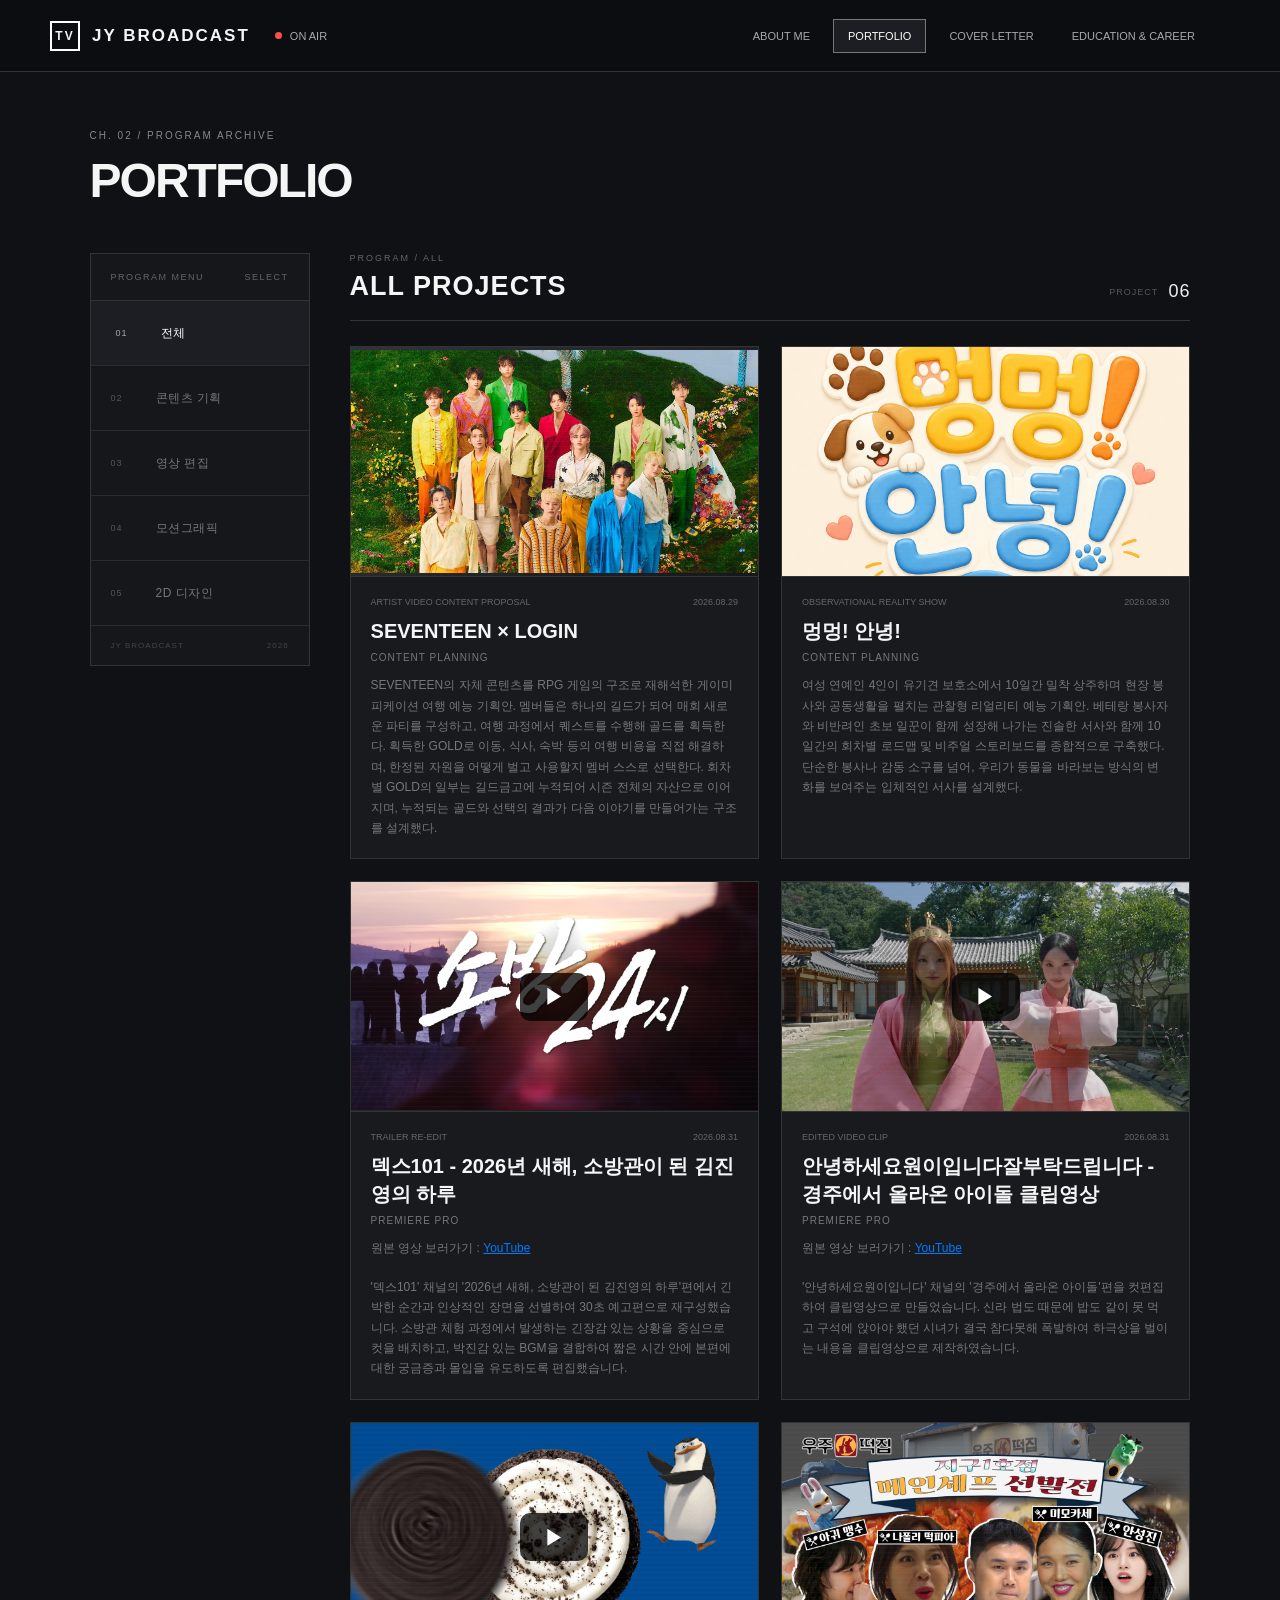
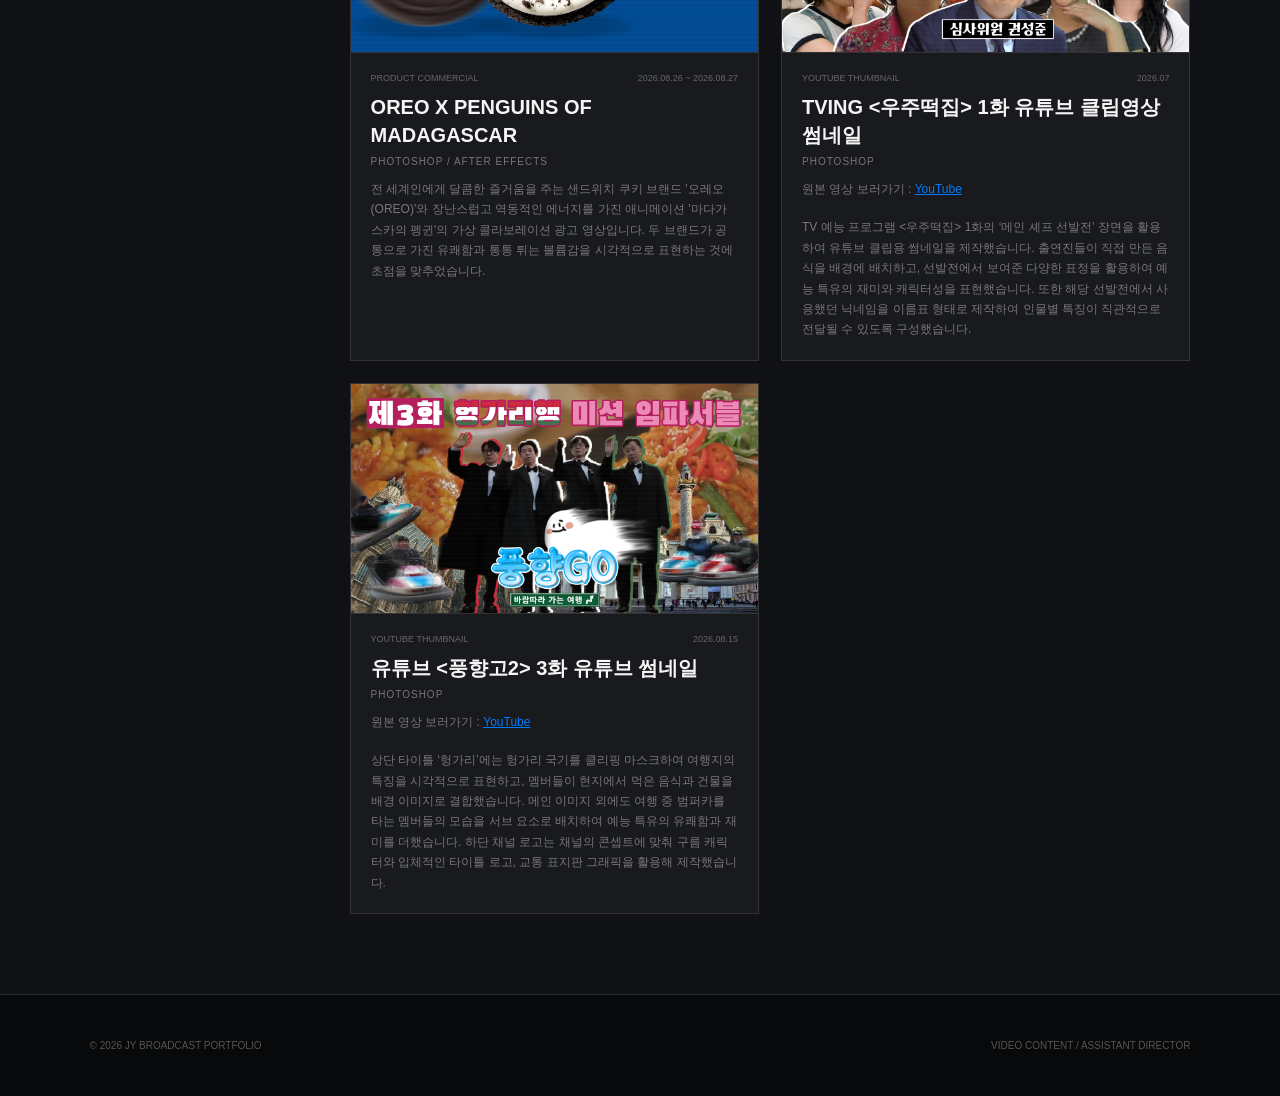
<file: portfolio.html>
<!DOCTYPE html>

<html lang="ko">

<head>


<!-- =========================================
     DOCUMENT SETTINGS
========================================== -->

<meta charset="UTF-8">
<meta name="viewport" content="width=device-width, initial-scale=1.0">

<title>JY BROADCAST - PORTFOLIO</title>

<link rel="stylesheet" href="common.css">
<link rel="stylesheet" href="portfolio.css">


</head>

<body>


<!-- =========================================
     HEADER
========================================== -->

<header>

    <a href="index.html" class="station-logo">

        <div class="station-icon">
            TV
        </div>

        JY BROADCAST

    </a>


    <div class="on-air">

        <div class="on-air-dot"></div>

        ON AIR

    </div>


    <nav>

        <a href="index.html">
            ABOUT ME
        </a>

        <a href="portfolio.html" class="active">
            PORTFOLIO
        </a>

        <a href="cover.html">
            COVER LETTER
        </a>

        <a href="career.html">
            EDUCATION & CAREER
        </a>

    </nav>

</header>



<!-- =========================================
     PORTFOLIO
========================================== -->

<section id="portfolio">


    <div class="portfolio-wrapper">


        <span class="section-label">
            CH. 02 / PROGRAM ARCHIVE
        </span>


        <h1 class="section-title">
            PORTFOLIO
        </h1>



        <!-- =========================================
             PORTFOLIO LAYOUT
        ========================================== -->

        <div class="portfolio-layout">



            <!-- =========================================
                 PORTFOLIO MENU
            ========================================== -->

            <aside class="portfolio-menu">


                <div class="portfolio-menu-header">

                    <span>
                        PROGRAM MENU
                    </span>

                    <span>
                        SELECT
                    </span>

                </div>



                <!-- ALL -->

                <button
                    type="button"
                    class="portfolio-category active"
                    data-category="all"
                >

                    <span class="category-number">
                        01
                    </span>

                    <span class="category-name">
                        전체
                    </span>

                </button>



                <!-- CONTENT PLANNING -->

                <button
                    type="button"
                    class="portfolio-category"
                    data-category="planning"
                >

                    <span class="category-number">
                        02
                    </span>

                    <span class="category-name">
                        콘텐츠 기획
                    </span>

                </button>



                <!-- VIDEO EDITING -->

                <button
                    type="button"
                    class="portfolio-category"
                    data-category="editing"
                >

                    <span class="category-number">
                        03
                    </span>

                    <span class="category-name">
                        영상 편집
                    </span>

                </button>



                <!-- MOTION GRAPHIC -->

                <button
                    type="button"
                    class="portfolio-category"
                    data-category="motion"
                >

                    <span class="category-number">
                        04
                    </span>

                    <span class="category-name">
                        모션그래픽
                    </span>

                </button>



                <!-- 2D DESIGN -->

                <button
                    type="button"
                    class="portfolio-category"
                    data-category="design"
                >

                    <span class="category-number">
                        05
                    </span>

                    <span class="category-name">
                        2D 디자인
                    </span>

                </button>



                <div class="portfolio-menu-footer">

                    <span>
                        JY BROADCAST
                    </span>

                    <span>
                        2026
                    </span>

                </div>


            </aside>



            <!-- =========================================
                 PROJECT AREA
            ========================================== -->

            <div class="portfolio-project-area">



                <!-- PROJECT HEADER -->

                <div class="portfolio-project-header">


                    <div>

                        <span class="portfolio-current-label">
                            PROGRAM / ALL
                        </span>

                        <h2 class="portfolio-current-title">
                            ALL PROJECTS
                        </h2>

                    </div>


                    <div class="portfolio-project-count">

                        <span>
                            PROJECT
                        </span>

                        <strong id="project-count">
                            06
                        </strong>

                    </div>


                </div>



                <!-- =========================================
                     PROGRAM GRID
                ========================================== -->

                <div class="program-grid">



                    <!-- =================================================
                         PROJECT 01
                         SEVENTEEN × LOGIN
                         CONTENT PLANNING
                    ================================================== -->

                    <a
                        href="seventeen.html"
                        class="program portfolio-link"
                        data-category="planning"
                    >

                        <div class="program-thumbnail">

                            <img
                                src="images/seventeen/seventeen_1.png"
                                alt="SEVENTEEN × LOGIN 콘텐츠 기획안"
                            >

                        </div>


                        <div class="program-info">

                            <div class="program-meta">

                                <span>
                                    ARTIST VIDEO CONTENT PROPOSAL
                                </span>

                                <span>
                                    2026.08.29
                                </span>

                            </div>


                            <h2>
                                SEVENTEEN × LOGIN
                            </h2>


                            <h5>
                                CONTENT PLANNING
                            </h5>


                            <p>
                                SEVENTEEN의 자체 콘텐츠를 RPG 게임의 구조로 재해석한
                                게이미피케이션 여행 예능 기획안.
                                멤버들은 하나의 길드가 되어 매회 새로운 파티를 구성하고,
                                여행 과정에서 퀘스트를 수행해 골드를 획득한다.
                                획득한 GOLD로 이동, 식사, 숙박 등의 여행 비용을 직접 해결하며,
                                한정된 자원을 어떻게 벌고 사용할지 멤버 스스로 선택한다.
                                회차별 GOLD의 일부는 길드금고에 누적되어 시즌 전체의 자산으로 이어지며,
                                누적되는 골드와 선택의 결과가 다음 이야기를 만들어가는 구조를 설계했다.
                            </p>

                        </div>

                    </a>





                    <!-- =================================================
                         PROJECT 02
                         멍멍! 안녕!
                         CONTENT PLANNING
                    ================================================== -->

                    <a
                        href="shelter-proposal.html"
                        class="program portfolio-link"
                        data-category="planning"
                    >

                        <div class="program-thumbnail">

                            <img
                                src="images/멍멍안녕/멍멍! 안녕! 타이틀 로고.png"
                                alt="멍멍! 안녕! 콘텐츠 기획안"
                            >

                        </div>


                        <div class="program-info">

                            <div class="program-meta">

                                <span>
                                    OBSERVATIONAL REALITY SHOW
                                </span>

                                <span>
                                    2026.08.30
                                </span>

                            </div>


                            <h2>
                                멍멍! 안녕!
                            </h2>


                            <h5>
                                CONTENT PLANNING
                            </h5>


                            <p>
                                여성 연예인 4인이 유기견 보호소에서 10일간 밀착 상주하며
                                현장 봉사와 공동생활을 펼치는 관찰형 리얼리티 예능 기획안.
                                베테랑 봉사자와 비반려인 초보 일꾼이 함께 성장해 나가는 진솔한 서사와 함께
                                10일간의 회차별 로드맵 및 비주얼 스토리보드를 종합적으로 구축했다.
                                단순한 봉사나 감동 소구를 넘어,
                                우리가 동물을 바라보는 방식의 변화를 보여주는 입체적인 서사를 설계했다.
                            </p>

                        </div>

                    </a>





                    <!-- =================================================
                         PROJECT 03
                         DEX 101
                         FIREFIGHTER TRAILER
                         VIDEO EDITING
                    ================================================== -->

                    <div
                        class="program portfolio-link"
                        data-category="editing"
                    >

                        <!-- PROJECT THUMBNAIL (링크 적용) -->
                        <a
                            href="https://youtu.be/-tFOrcth-RA"
                            target="_blank"
                            rel="noopener noreferrer"
                            class="program-thumbnail youtube-thumbnail"
                            style="display: block; text-decoration: none;"
                        >
                            <img
                                src="images/영상편집 썸네일/예고편 썸네일 - 덱스101 소방관이 된 김진영의 하루.png"
                                alt="덱스101 소방관이 된 김진영의 하루 예고편"
                            >

                            <span class="youtube-play-button">
                                ▶
                            </span>
                        </a>


                        <!-- PROJECT INFORMATION -->

                        <div class="program-info">


                            <div class="program-meta">

                                <span>
                                    TRAILER RE-EDIT
                                </span>

                                <span>
                                    2026.08.31
                                </span>

                            </div>


                            <h2>
                                덱스101 - 2026년 새해, 소방관이 된 김진영의 하루
                            </h2>


                            <h5>
                                PREMIERE PRO
                            </h5>


                            <p>
                                원본 영상 보러가기 :
                                <a
                                    href="https://youtu.be/3ZjyvoojRg4"
                                    target="_blank"
                                    rel="noopener noreferrer"
                                >
                                    YouTube
                                </a>
                            </p>


                            <br>


                            <p>
                                '덱스101' 채널의 '2026년 새해, 소방관이 된 김진영의 하루'편에서 긴박한 순간과 인상적인 장면을 선별하여 30초 예고편으로 재구성했습니다.
                                소방관 체험 과정에서 발생하는 긴장감 있는 상황을 중심으로 컷을 배치하고,
                                박진감 있는 BGM을 결합하여 짧은 시간 안에 본편에 대한 궁금증과 몰입을 유도하도록 편집했습니다.
                            </p>


                        </div>

                    </div>




                    <!-- =================================================
                         PROJECT 03
                         안녕하세요원이입니다잘부탁드립니다
                         FIREFIGHTER TRAILER
                         VIDEO EDITING
                    ================================================== -->

                    <div
                        class="program portfolio-link"
                        data-category="editing"
                    >

                        <!-- PROJECT THUMBNAIL (링크 적용) -->
                        <a
                            href="https://youtu.be/R0y0rGC-6FMM"
                            target="_blank"
                            rel="noopener noreferrer"
                            class="program-thumbnail youtube-thumbnail"
                            style="display: block; text-decoration: none;"
                        >
                            <img
                                src="images/영상편집 썸네일/클립영상 썸네일 - 안원잘부 - 경주에서 올라온 아이돌.png"
                                alt="경주에서 온 아이돌"
                            >

                            <span class="youtube-play-button">
                                ▶
                            </span>
                        </a>


                        <!-- PROJECT INFORMATION -->

                        <div class="program-info">


                            <div class="program-meta">

                                <span>
                                    EDITED VIDEO CLIP
                                </span>

                                <span>
                                    2026.08.31
                                </span>

                            </div>


                            <h2>
                                안녕하세요원이입니다잘부탁드립니다 - 경주에서 올라온 아이돌 클립영상
                            </h2>


                            <h5>
                                PREMIERE PRO
                            </h5>


                            <p>
                                원본 영상 보러가기 :
                                <a
                                    href="https://youtu.be/4m9eLr-NofA?si=c6W0m8XZZdOayxwT"
                                    target="_blank"
                                    rel="noopener noreferrer"
                                >
                                    YouTube
                                </a>
                            </p>


                            <br>


                            <p>
                                '안녕하세요원이입니다' 채널의 '경주에서 올라온 아이돌'편을 컷편집 하여 클립영상으로 만들었습니다.
                                신라 법도 때문에 밥도 같이 못 먹고 구석에 앉아야 했던 시녀가 결국 참다못해 폭발하여
                                하극상을 벌이는 내용을 클립영상으로 제작하였습니다.
                            </p>


                        </div>

                    </div>





                    <!-- =================================================
                         PROJECT 04
                         OREO X PENGUINS OF MADAGASCAR
                         MOTION GRAPHIC
                    ================================================== -->

                    <a
                        href="https://youtu.be/2IPMO3kLLzk"
                        target="_blank"
                        rel="noopener noreferrer"
                        class="program portfolio-link"
                        data-category="motion"
                    >

                        <!-- PROJECT THUMBNAIL -->

                        <div class="program-thumbnail youtube-thumbnail">

                            <img
                                src="images/제품광고/썸네일 - 오레오x마다가스크르의펭귄.png"
                                alt="OREO X PENGUINS OF MADAGASCAR 광고 영상"
                            >

                            <span class="youtube-play-button">
                                ▶
                            </span>

                      </div>


                      <!-- PROJECT INFORMATION -->

                      <div class="program-info">


                          <div class="program-meta">

                              <span>
                                  PRODUCT COMMERCIAL
                              </span>

                              <span>
                                  2026.08.26 ~ 2026.08.27
                              </span>

                        </div>


                        <h2>
                            OREO X PENGUINS OF MADAGASCAR
                </h2>


                        <h5>
                            PHOTOSHOP / AFTER EFFECTS
                </h5>


                        <p>
                            전 세계인에게 달콤한 즐거움을 주는 샌드위치 쿠키 브랜드
                            '오레오(OREO)'와 장난스럽고 역동적인 에너지를 가진
                            애니메이션 '마다가스카의 펭귄'의 가상 콜라보레이션 광고 영상입니다.
                            두 브랜드가 공통으로 가진 유쾌함과 통통 튀는 볼륨감을
                            시각적으로 표현하는 것에 초점을 맞추었습니다.
                        </p>


                  </div>

            </a>


                    <!-- =================================================
                         PROJECT 05
                         우주떡집
                         2D DESIGN
                    ================================================== -->

                    <div
                        class="program portfolio-link"
                        data-category="design"
                    >

                        <div class="program-thumbnail">

                            <img
                                src="images/유튜브썸네일/썸네일 - 우주떡집 (유튜브 썸네일).png"
                                alt="우주떡집 유튜브 썸네일"
                            >

                        </div>


                        <div class="program-info">


                            <div class="program-meta">

                                <span>
                                    YOUTUBE THUMBNAIL
                                </span>

                                <span>
                                    2026.07
                                </span>

                            </div>


                            <h2>
                                TVING &lt;우주떡집&gt; 1화 유튜브 클립영상 썸네일
                            </h2>


                            <h5>
                                PHOTOSHOP
                            </h5>


                            <p>
                                원본 영상 보러가기 :
                                <a
                                    href="https://youtu.be/BiRSi16OpiY"
                                    target="_blank"
                                    rel="noopener noreferrer"
                                >
                                    YouTube
                                </a>
                            </p>


                            <br>


                            <p>
                                TV 예능 프로그램 &lt;우주떡집&gt; 1화의
                                ‘메인 셰프 선발전’ 장면을 활용하여 유튜브 클립용 썸네일을 제작했습니다.
                                출연진들이 직접 만든 음식을 배경에 배치하고,
                                선발전에서 보여준 다양한 표정을 활용하여
                                예능 특유의 재미와 캐릭터성을 표현했습니다.
                                또한 해당 선발전에서 사용했던 닉네임을 이름표 형태로 제작하여
                                인물별 특징이 직관적으로 전달될 수 있도록 구성했습니다.
                            </p>


                        </div>

                    </div>





                    <!-- =================================================
                         PROJECT 06
                         풍향고2
                         2D DESIGN
                    ================================================== -->

                    <div
                        class="program portfolio-link"
                        data-category="design"
                    >

                        <div class="program-thumbnail">

                            <img
                                src="images/유튜브썸네일/썸네일 - 풍향고2(3화 헝가리 미션 임파서블편).png"
                                alt="풍향고2 유튜브 썸네일"
                            >

                        </div>


                        <div class="program-info">


                            <div class="program-meta">

                                <span>
                                    YOUTUBE THUMBNAIL
                                </span>

                                <span>
                                    2026.08.15
                                </span>

                            </div>


                            <h2>
                                유튜브 &lt;풍향고2&gt; 3화 유튜브 썸네일
                            </h2>


                            <h5>
                                PHOTOSHOP
                            </h5>


                            <p>
                                원본 영상 보러가기 :
                                <a
                                    href="https://youtu.be/0RJpkvVJVUE"
                                    target="_blank"
                                    rel="noopener noreferrer"
                                >
                                    YouTube
                                </a>
                            </p>


                            <br>


                            <p>
                                상단 타이틀 ‘헝가리’에는 헝가리 국기를 클리핑 마스크하여
                                여행지의 특징을 시각적으로 표현하고,
                                멤버들이 현지에서 먹은 음식과 건물을 배경 이미지로 결합했습니다.
                                메인 이미지 외에도 여행 중 범퍼카를 타는 멤버들의 모습을
                                서브 요소로 배치하여 예능 특유의 유쾌함과 재미를 더했습니다.
                                하단 채널 로고는 채널의 콘셉트에 맞춰
                                구름 캐릭터와 입체적인 타이틀 로고,
                                교통 표지판 그래픽을 활용해 제작했습니다.
                            </p>


                        </div>

                    </div>



                </div>
                <!-- END PROGRAM GRID -->



                <!-- =========================================
                     EMPTY MESSAGE
                ========================================== -->

                <div
                    class="portfolio-empty"
                    id="portfolio-empty"
                    style="display: none;"
                >

                    <span>
                        NO PROGRAM FOUND
                    </span>

                </div>


            </div>
            <!-- END PROJECT AREA -->


        </div>
        <!-- END PORTFOLIO LAYOUT -->


    </div>
    <!-- END PORTFOLIO WRAPPER -->


</section>



<!-- =========================================
     JAVASCRIPT
     CATEGORY FILTER
========================================== -->

<script>

    document.addEventListener('DOMContentLoaded', () => {


        const categoryButtons =
            document.querySelectorAll('.portfolio-category');

        const projectItems =
            document.querySelectorAll('.program-grid .program');

        const projectCountElement =
            document.getElementById('project-count');

        const currentLabelElement =
            document.querySelector('.portfolio-current-label');

        const currentTitleElement =
            document.querySelector('.portfolio-current-title');

        const emptyMessage =
            document.getElementById('portfolio-empty');



        categoryButtons.forEach(button => {


            button.addEventListener('click', () => {


                /* -----------------------------------------
                   ACTIVE CATEGORY
                ------------------------------------------ */

                categoryButtons.forEach(btn => {
                    btn.classList.remove('active');
                });

                button.classList.add('active');



                /* -----------------------------------------
                   CATEGORY DATA
                ------------------------------------------ */

                const selectedCategory =
                    button.getAttribute('data-category');

                const categoryName =
                    button
                        .querySelector('.category-name')
                        .innerText
                        .replace(/\n/g, ' ')
                        .trim();



                /* -----------------------------------------
                   HEADER TEXT
                ------------------------------------------ */

                if (currentLabelElement) {

                    currentLabelElement.textContent =
                        `PROGRAM / ${selectedCategory.toUpperCase()}`;

                }


                if (currentTitleElement) {

                    currentTitleElement.textContent =
                        selectedCategory === 'all'
                            ? 'ALL PROJECTS'
                            : categoryName;

                }



                /* -----------------------------------------
                   PROJECT FILTER
                ------------------------------------------ */

                let visibleCount = 0;


                projectItems.forEach(item => {


                    const itemCategory =
                        item.getAttribute('data-category');


                    if (
                        selectedCategory === 'all' ||
                        itemCategory === selectedCategory
                    ) {

                        item.style.display = '';

                        visibleCount++;

                    } else {

                        item.style.display = 'none';

                    }

                });



                /* -----------------------------------------
                   PROJECT COUNT
                ------------------------------------------ */

                if (projectCountElement) {

                    projectCountElement.textContent =
                        String(visibleCount).padStart(2, '0');

                }



                /* -----------------------------------------
                   EMPTY MESSAGE
                ------------------------------------------ */

                if (emptyMessage) {

                    emptyMessage.style.display =
                        visibleCount === 0
                            ? 'block'
                            : 'none';

                }

            });

        });

    });

</script>



<!-- =========================================
     FOOTER
========================================== -->

<footer>

    <span>
        © 2026 JY BROADCAST PORTFOLIO
    </span>

    <span>
        VIDEO CONTENT / ASSISTANT DIRECTOR
    </span>

</footer>


</body>

</html>
</file>
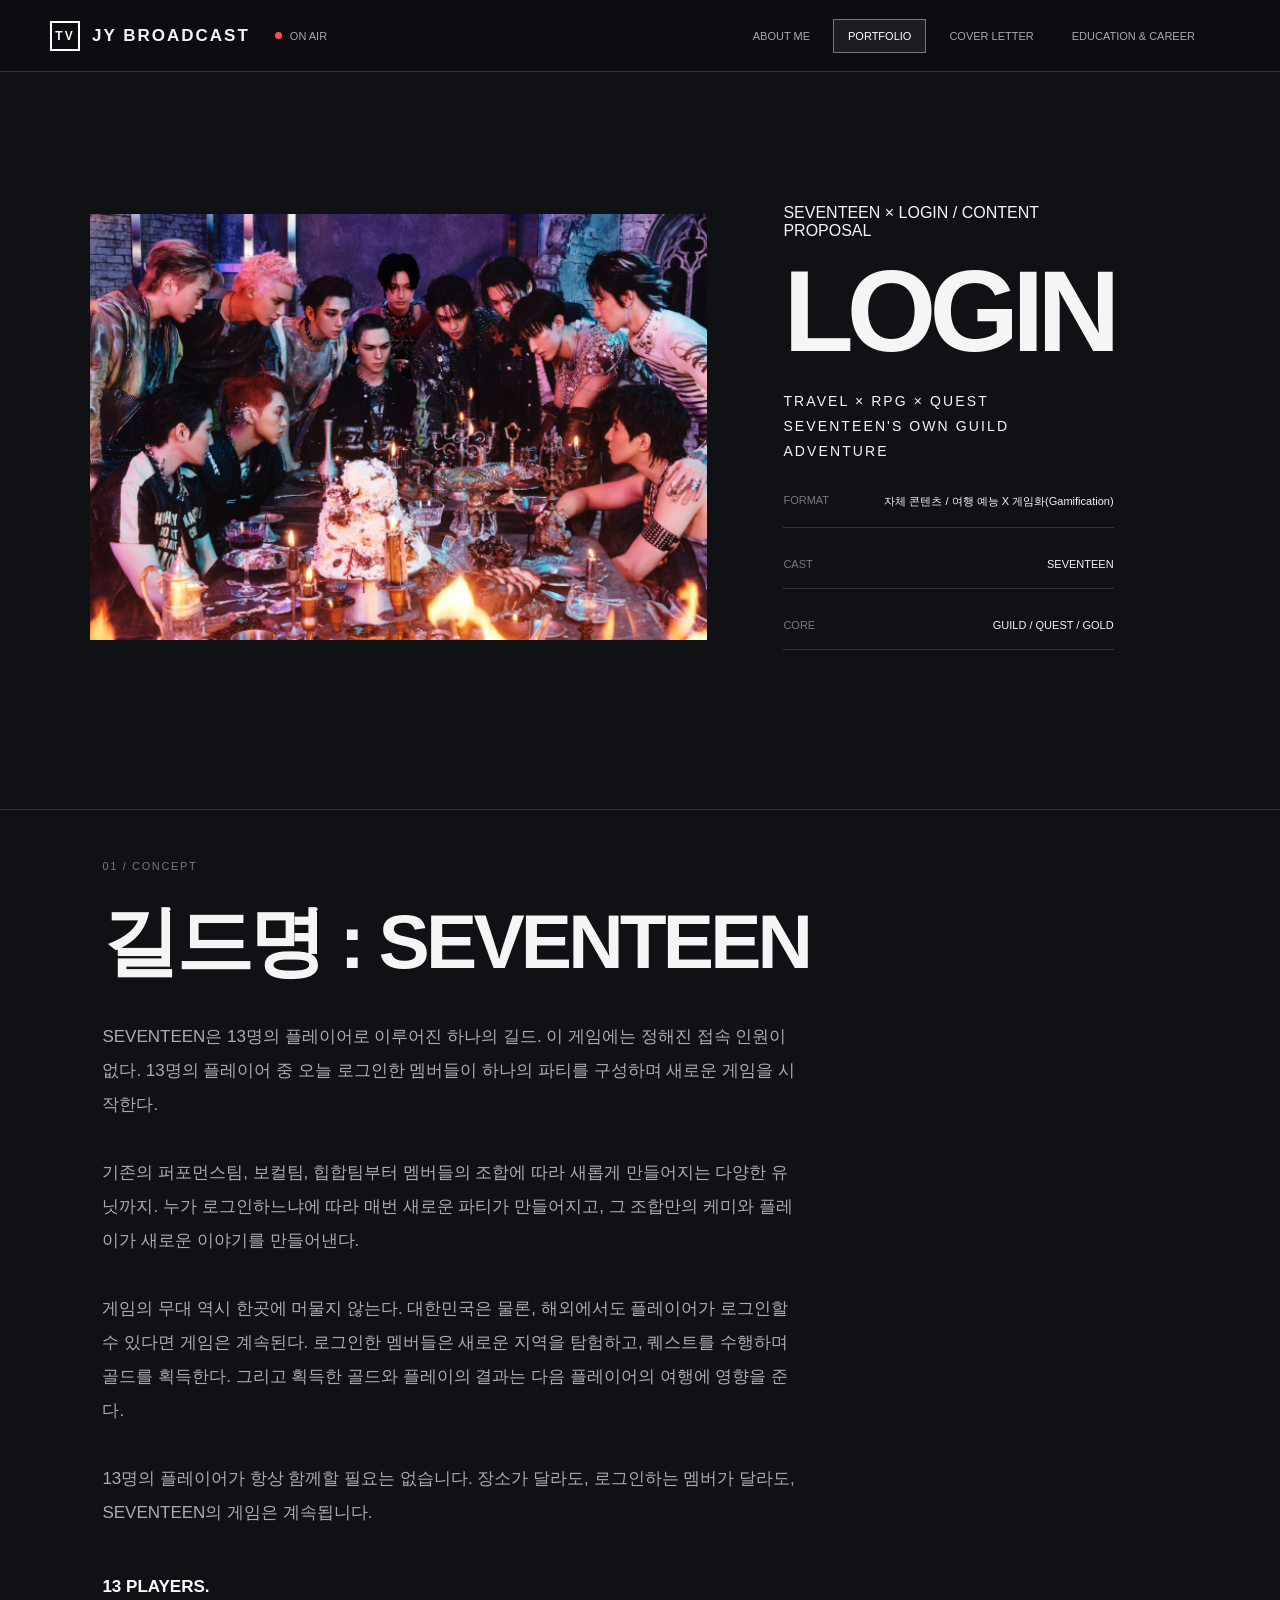
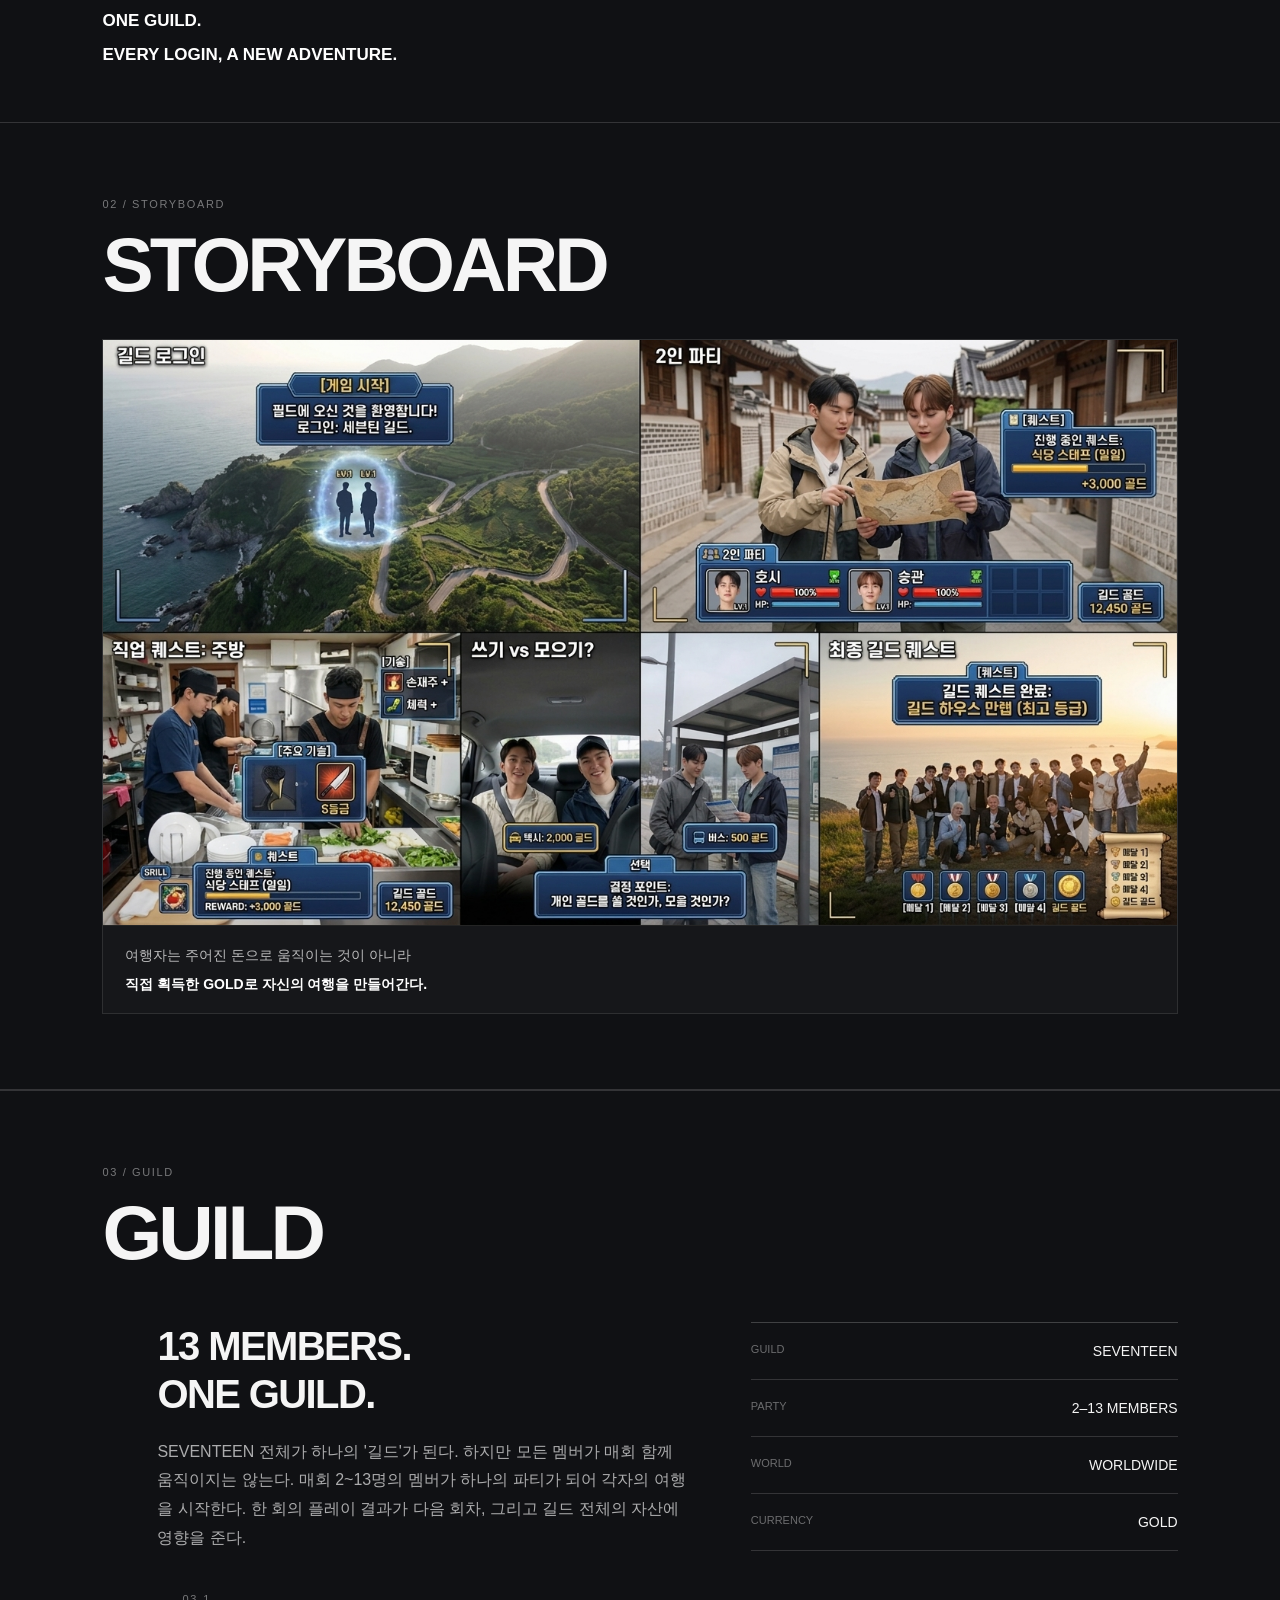
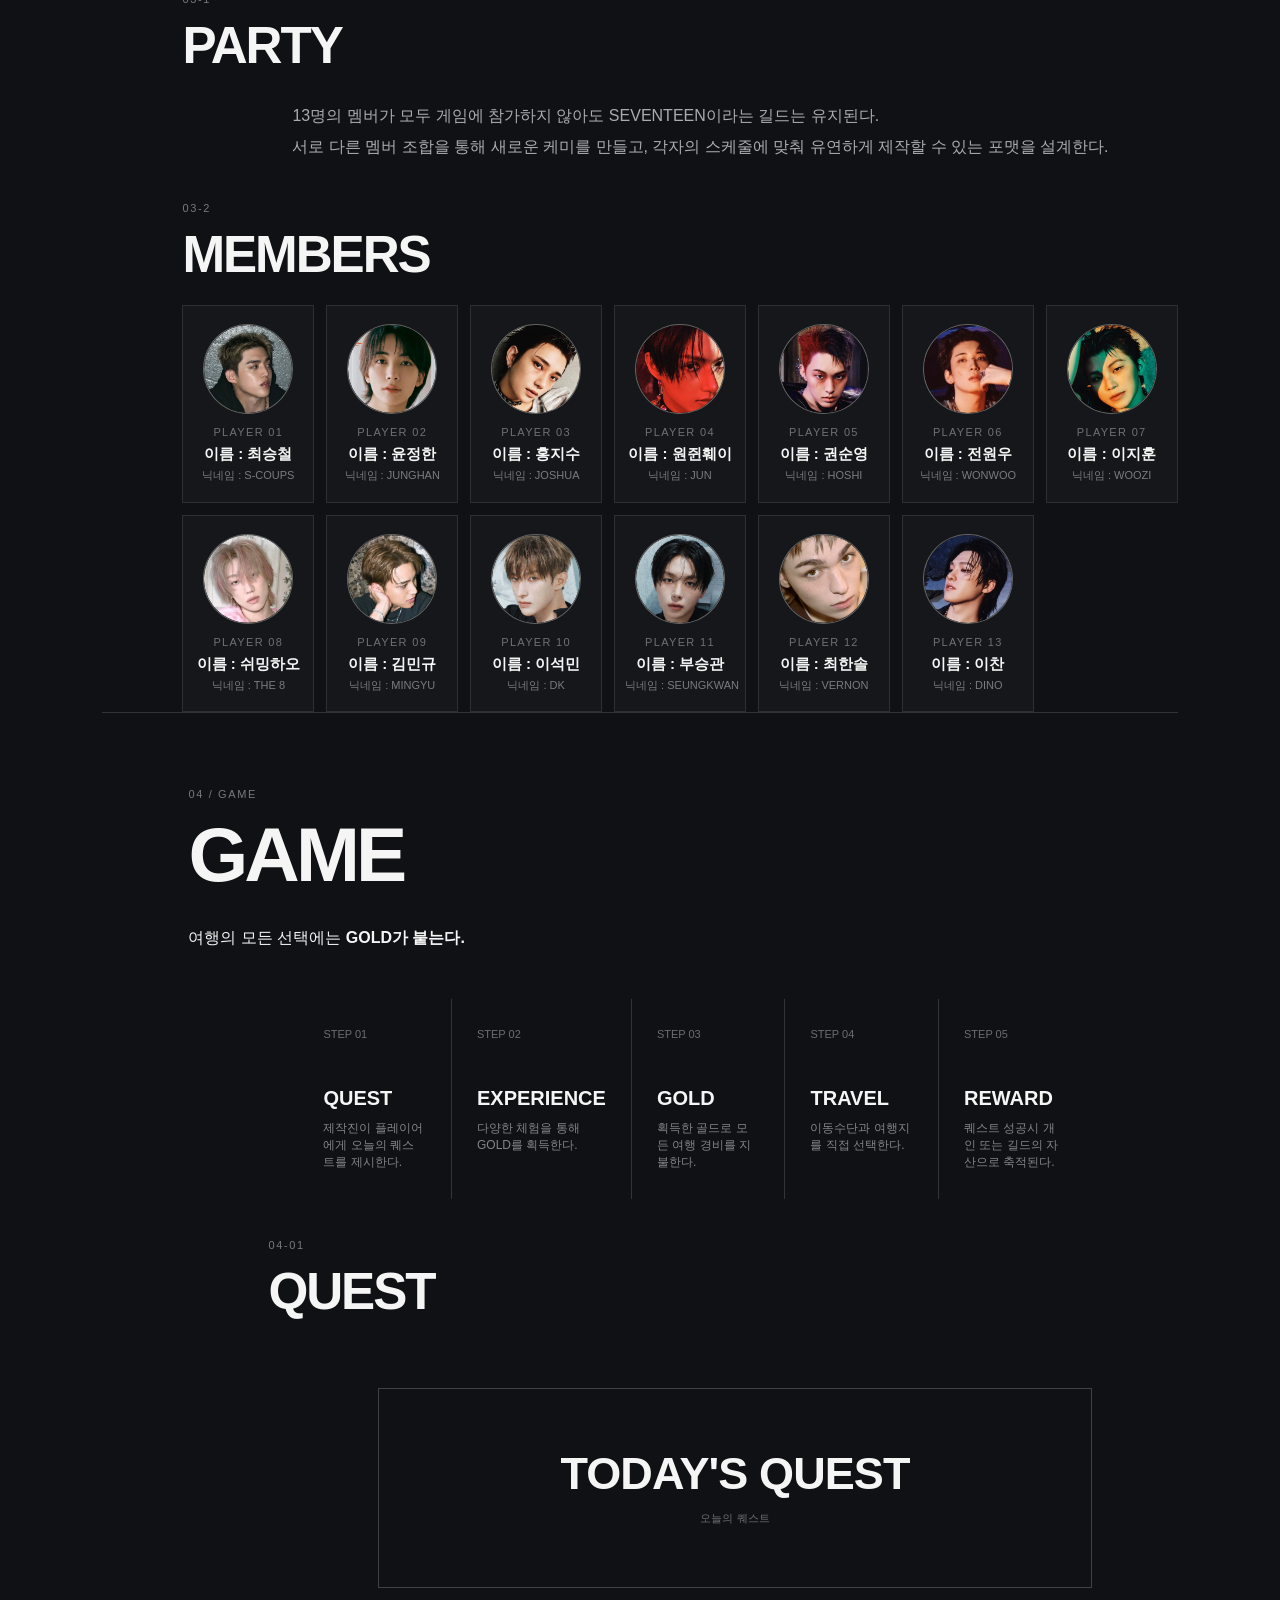
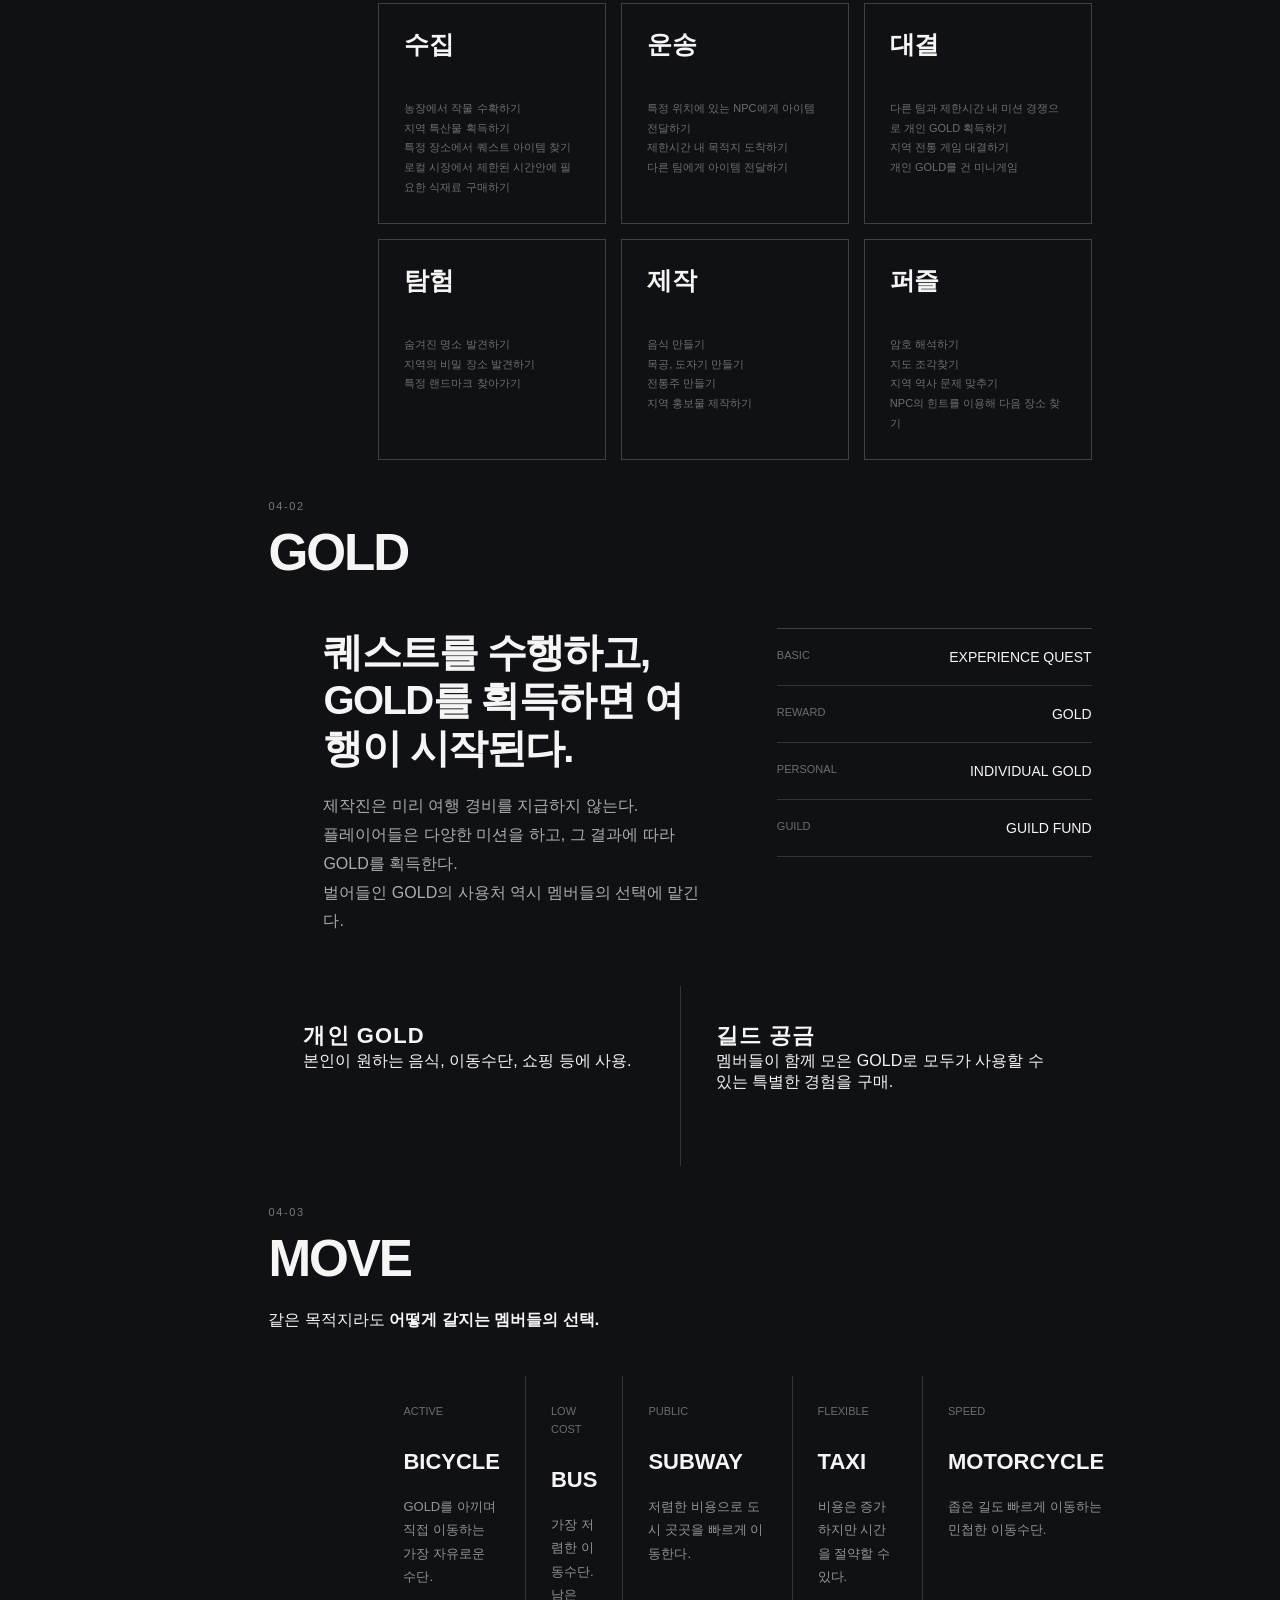
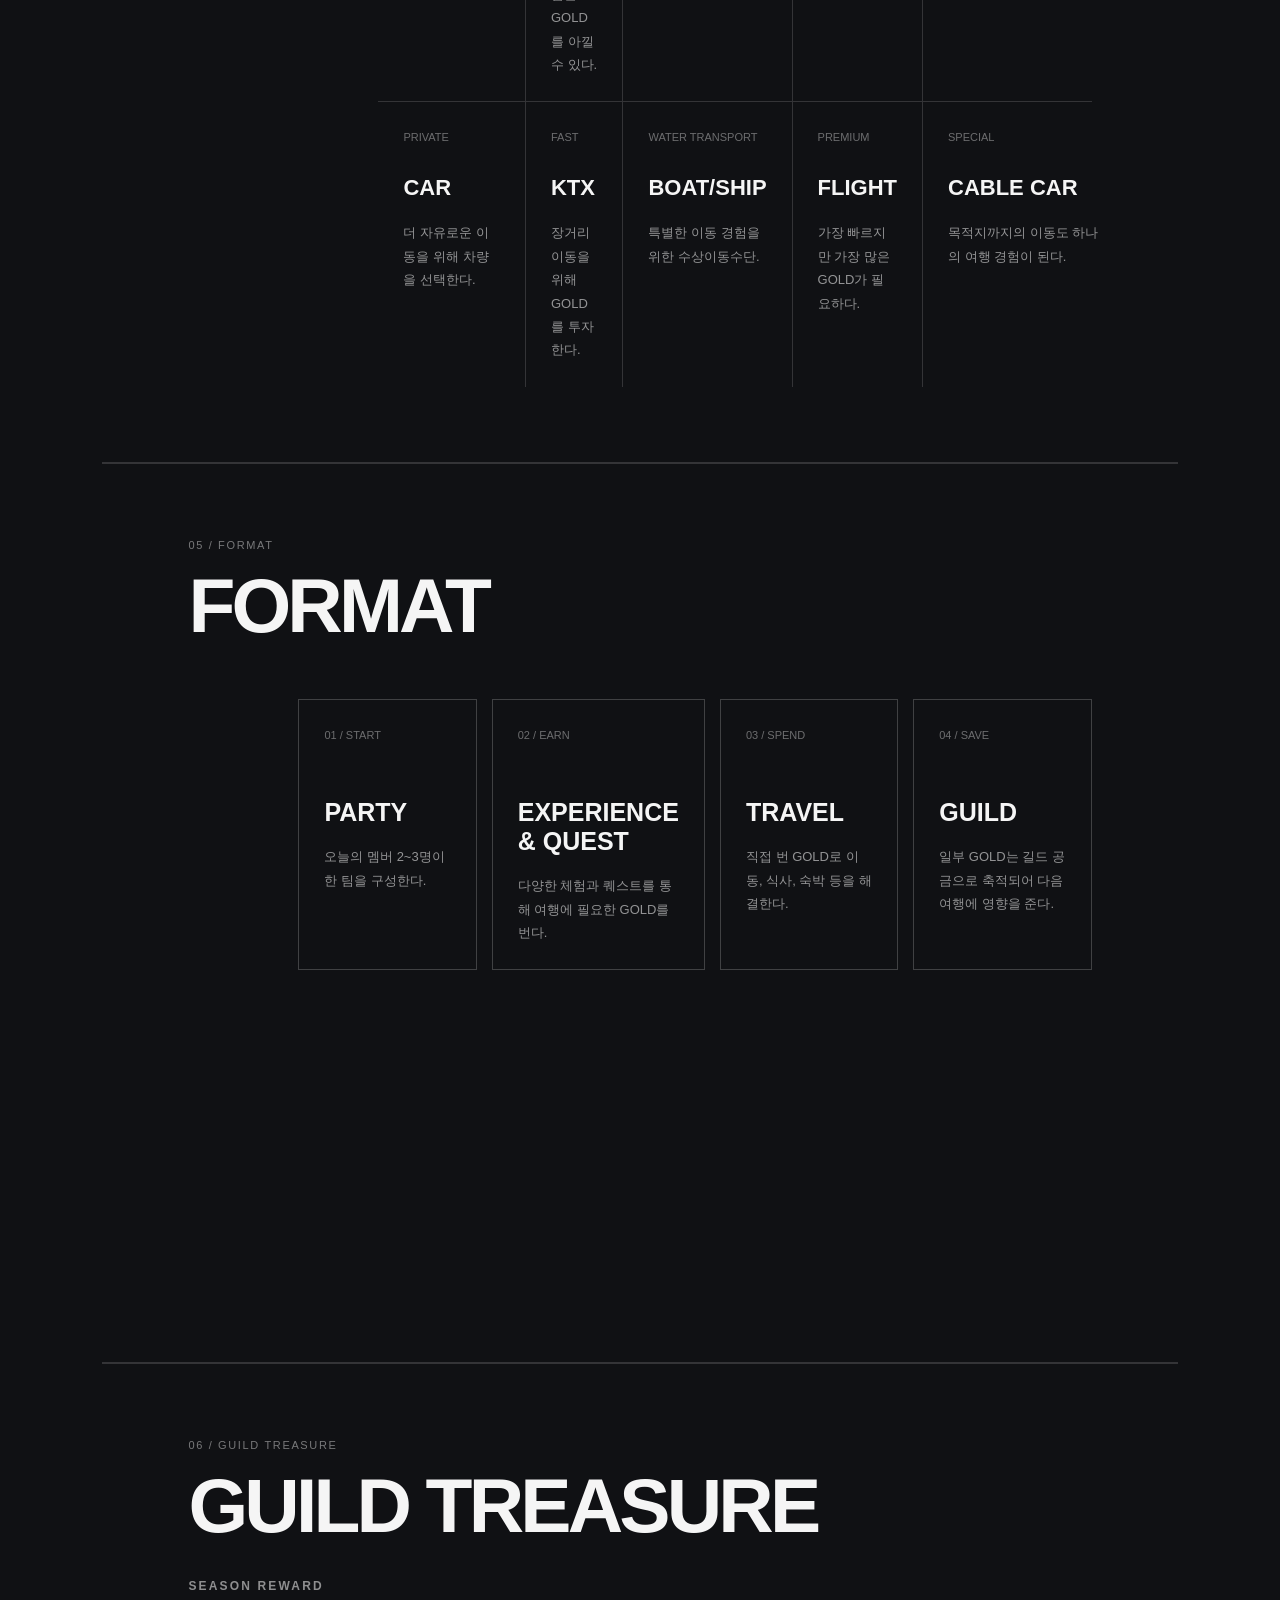
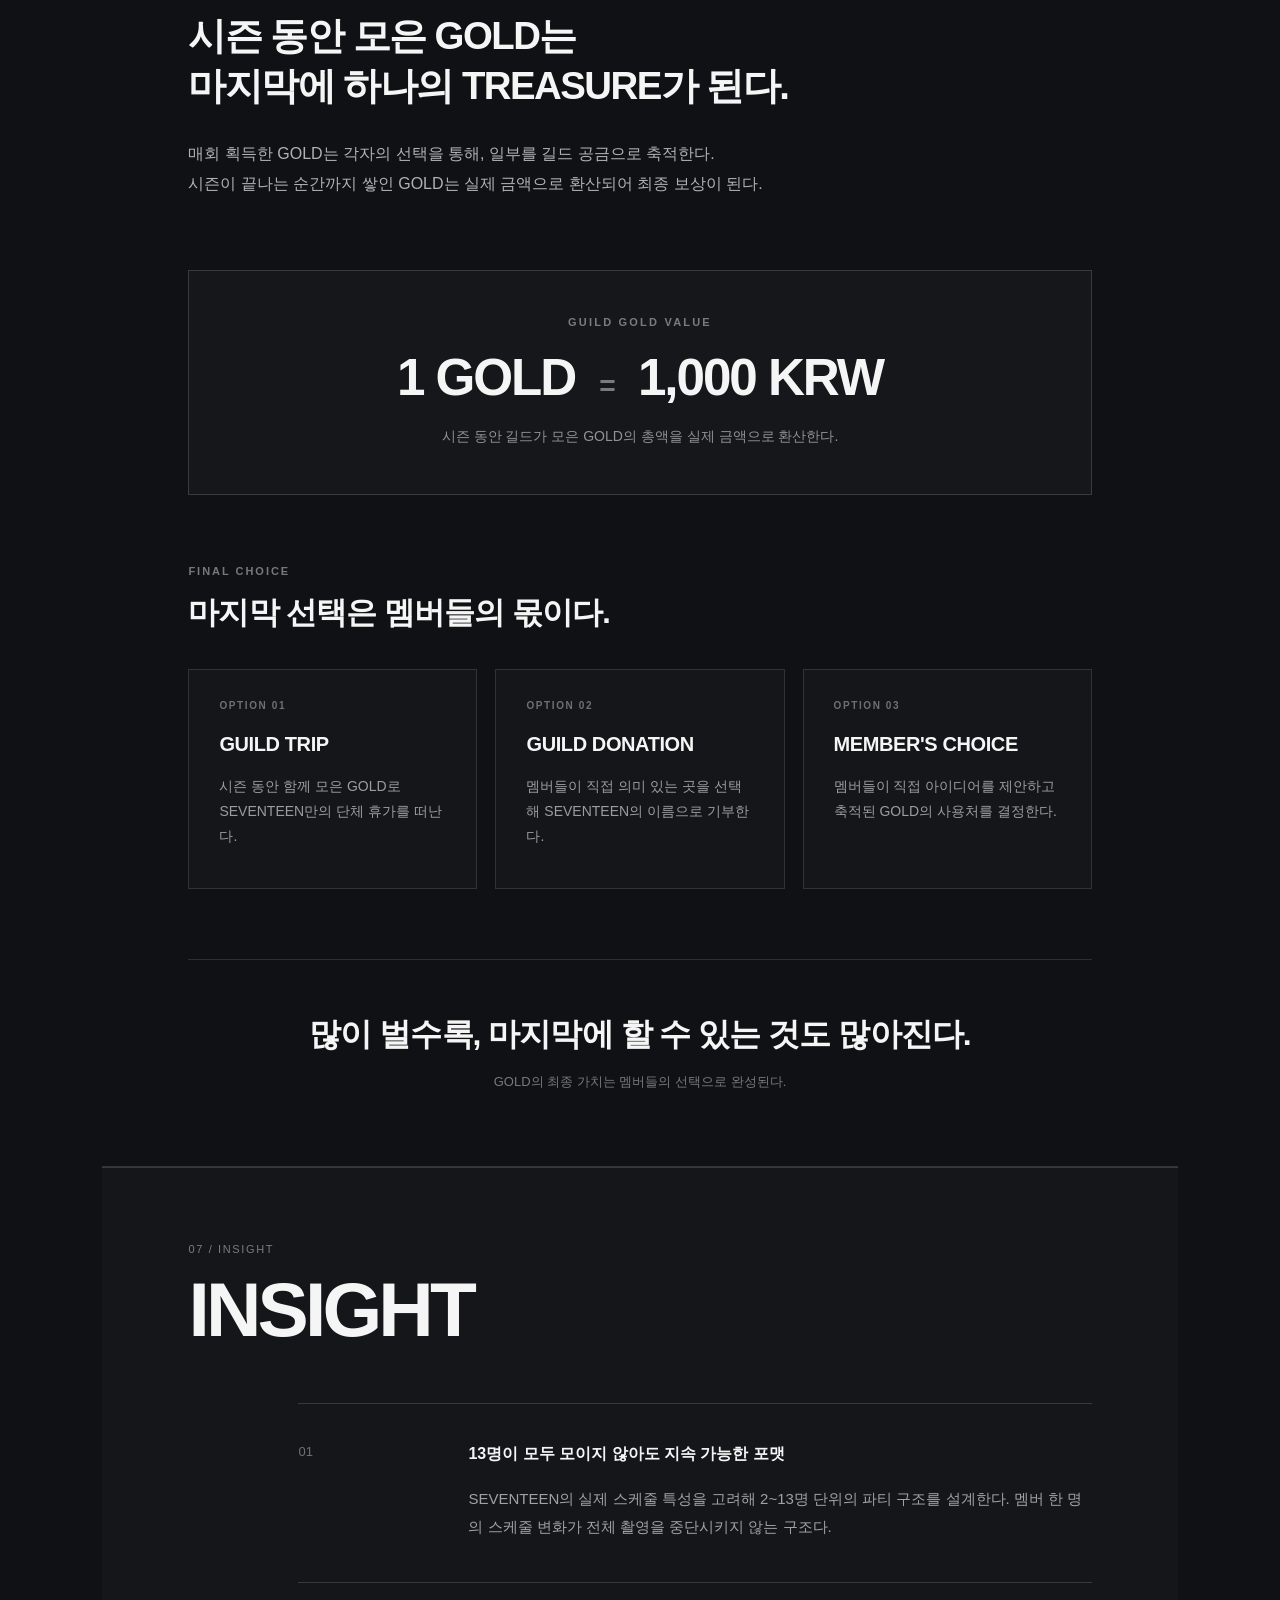
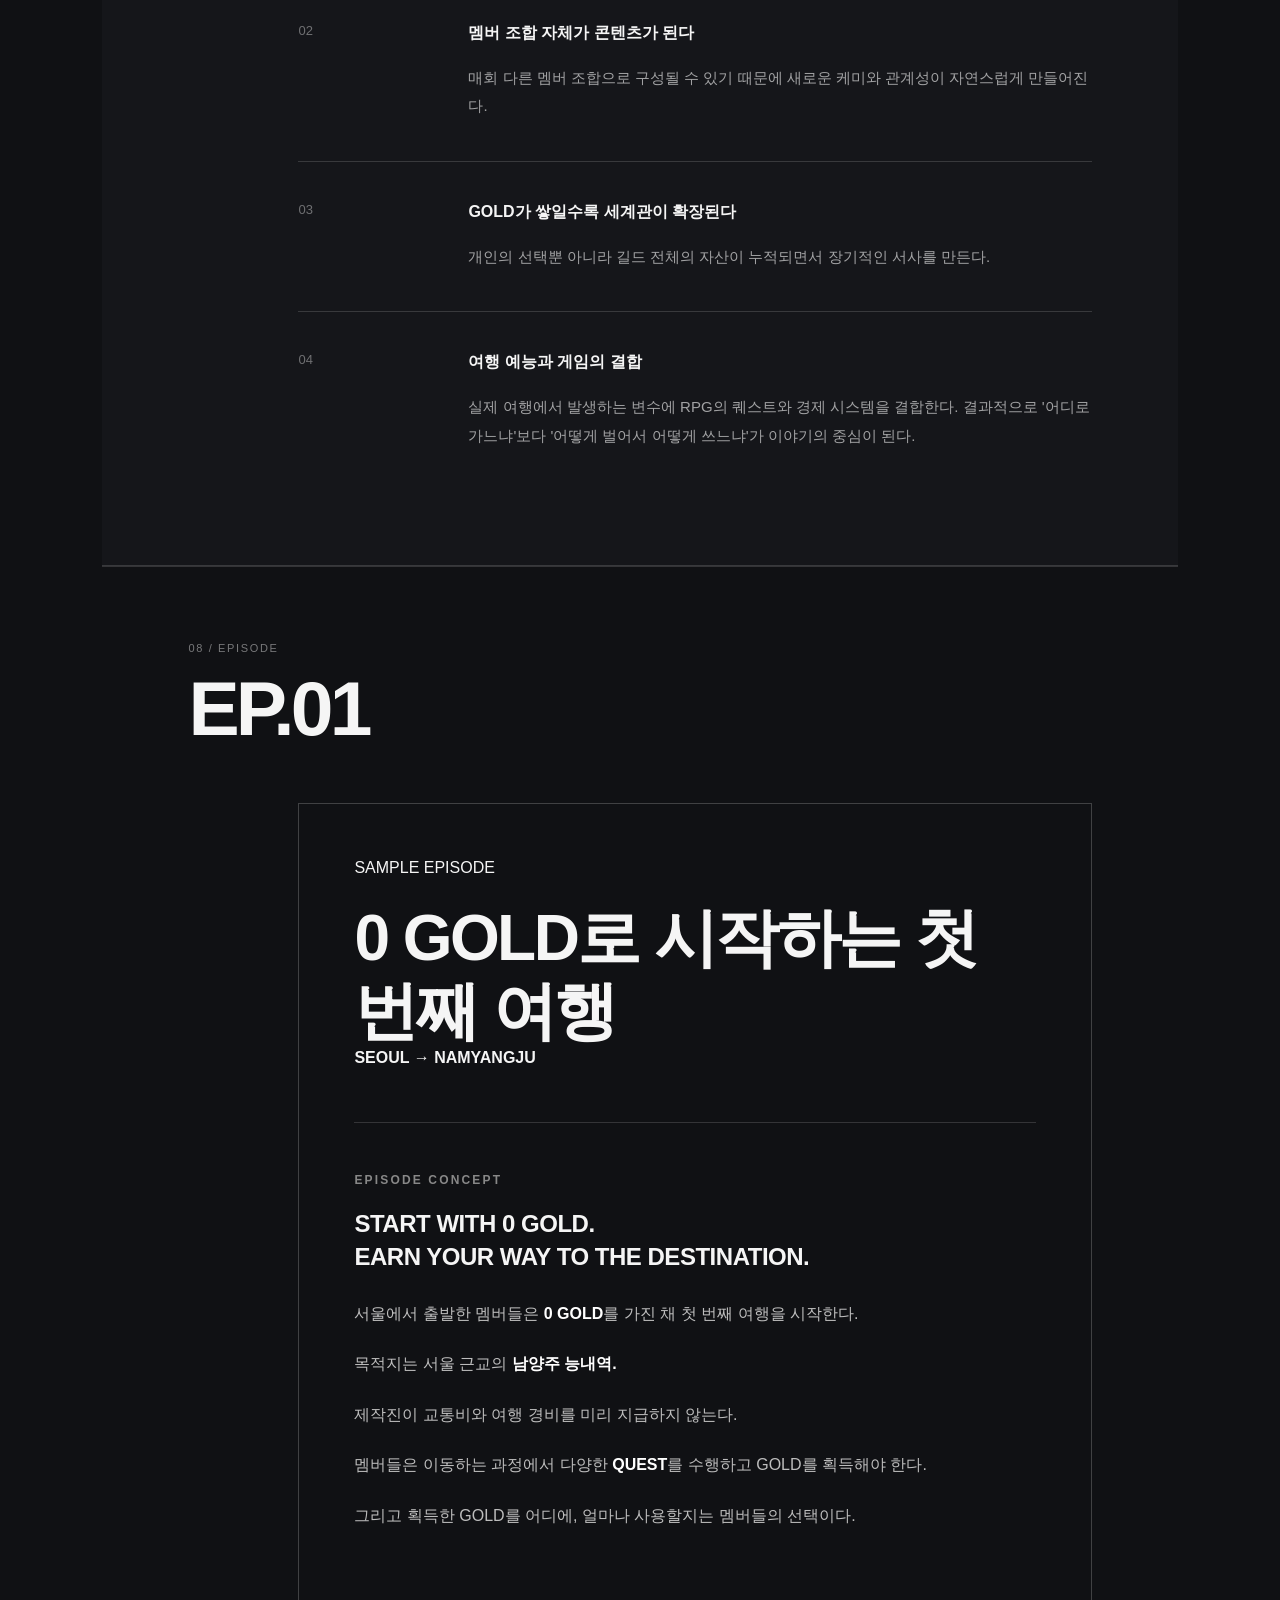
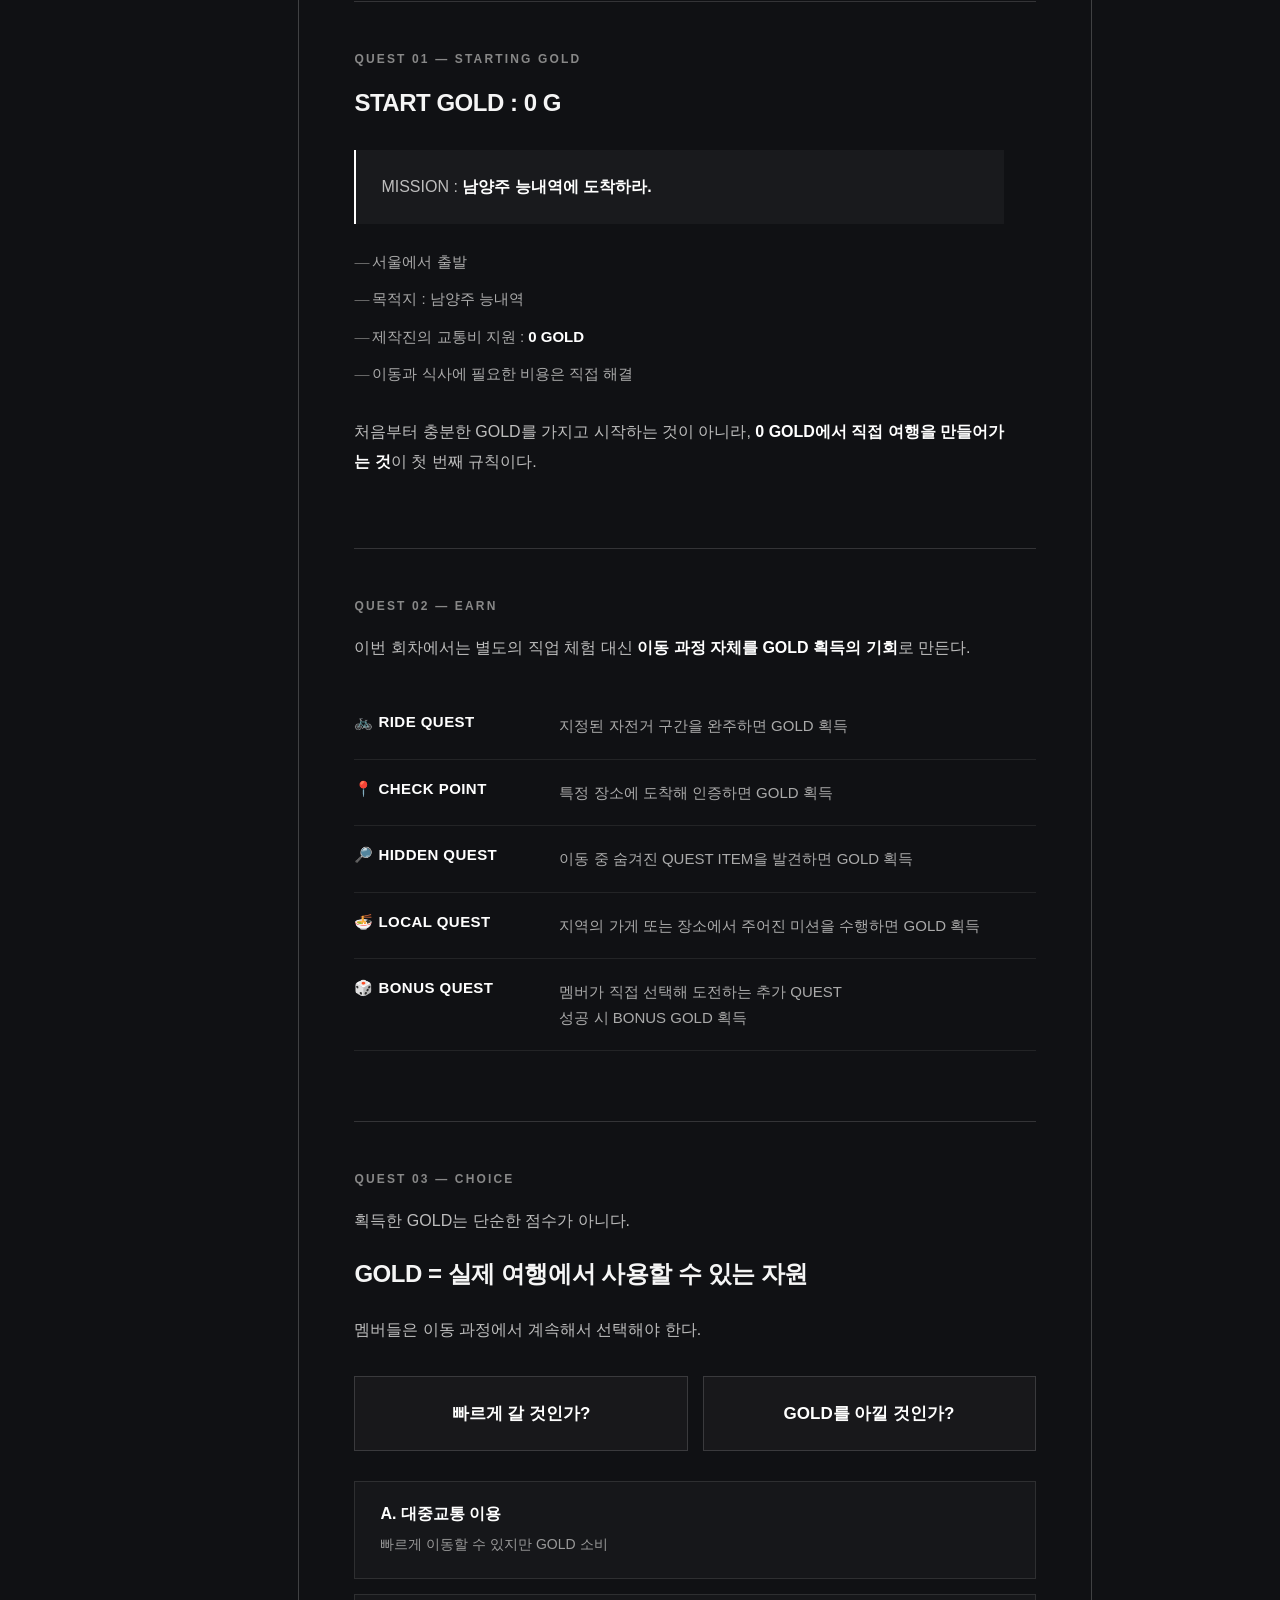
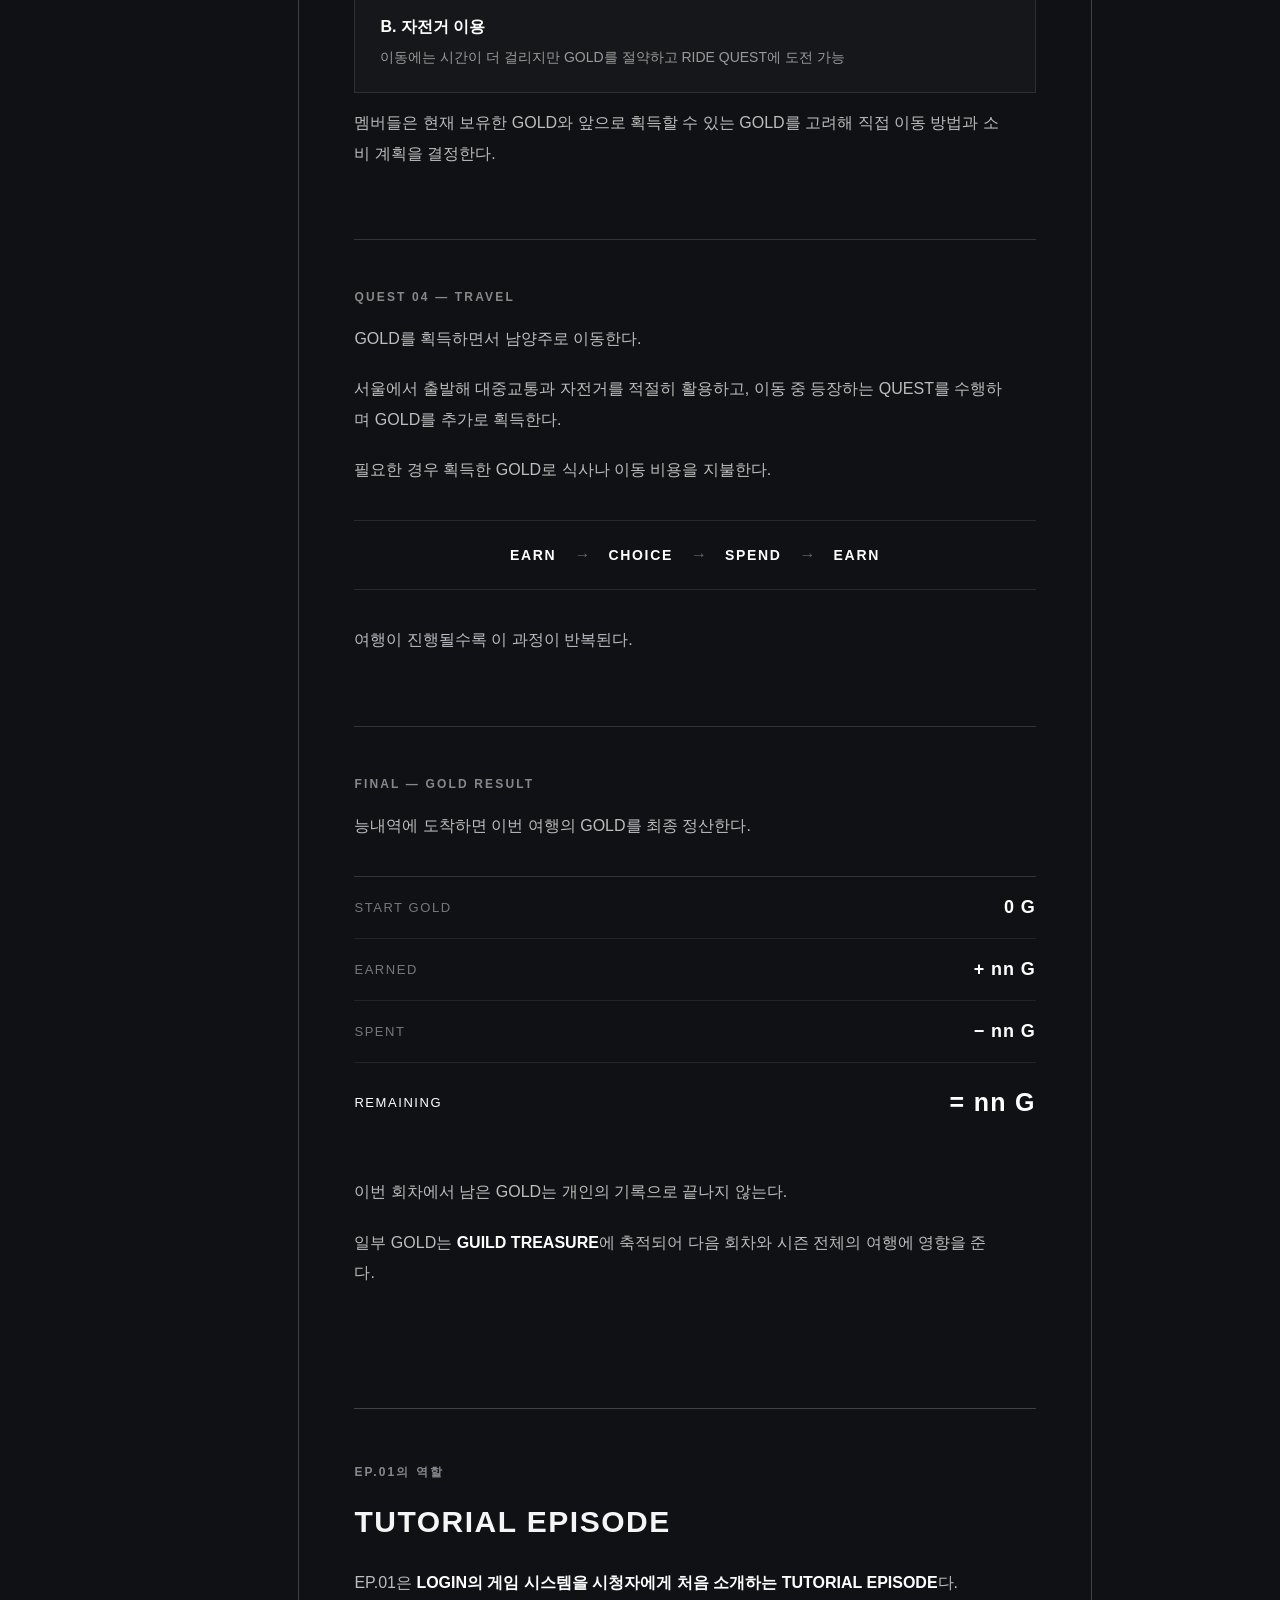
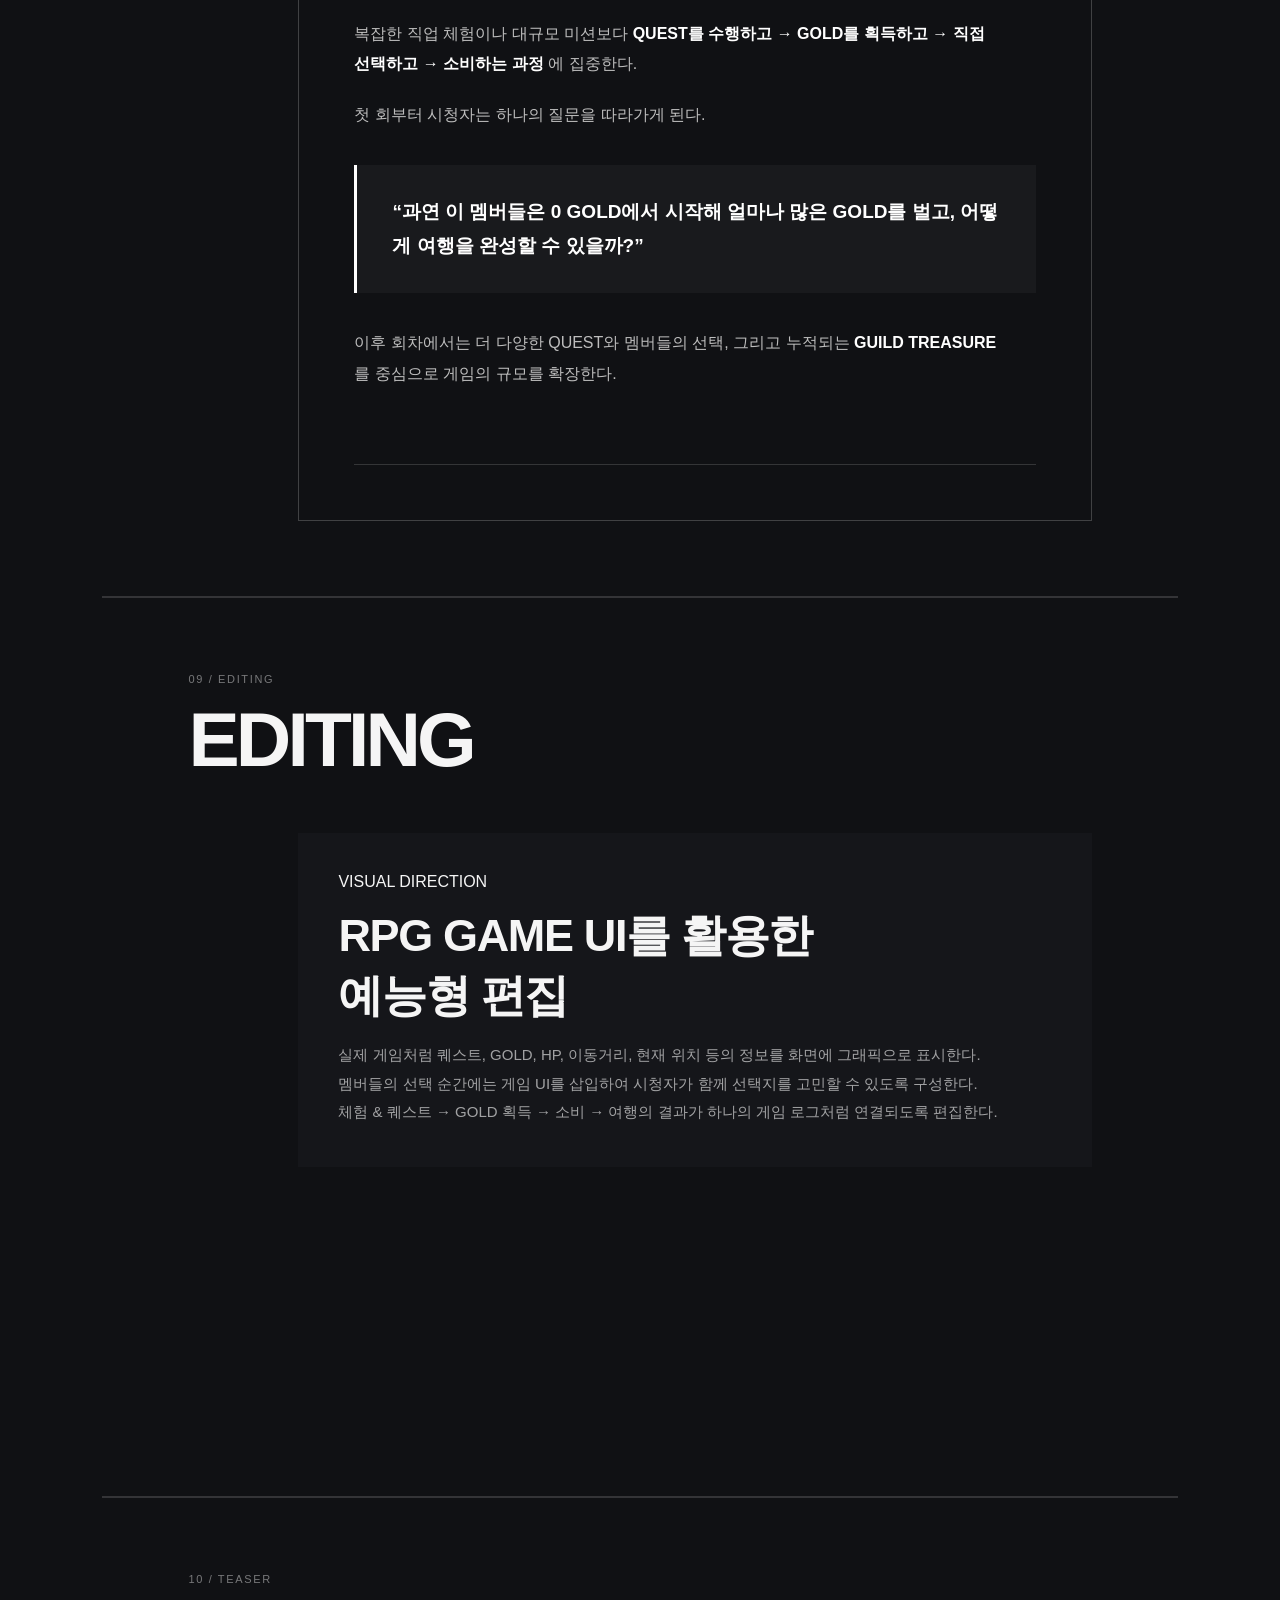
<file: seventeen.html>
<!DOCTYPE html>

<html lang="ko">

<head>


<!-- =========================================================
     DOCUMENT SETTINGS
========================================================== -->

<meta charset="UTF-8">
<meta name="viewport" content="width=device-width, initial-scale=1.0">

<title>LOGIN : SEVENTEEN GUILD</title>

<link rel="stylesheet" href="common.css">
<link rel="stylesheet" href="seventeen.css">

</head>


<body>


<div class="tv-screen">


    <!-- =====================================================
         HEADER
         상단 네비게이션
    ====================================================== -->

    <header>

        <a href="index.html" class="station-logo">

            <div class="station-icon">
                TV
            </div>

            JY BROADCAST

        </a>


        <div class="on-air">

            <div class="on-air-dot"></div>

            ON AIR

        </div>


         <nav>
            <a href="index.html">ABOUT ME</a>
            <a href="portfolio.html" class="active">PORTFOLIO</a>
            <a href="cover.html">COVER LETTER</a>
            <a href="career.html">EDUCATION & CAREER</a>
        </nav>

    </header>



    <!-- =========================================================
         SEVENTEEN × LOGIN
         IDOL CONTENT PROPOSAL
    ========================================================== -->

    <main id="seventeen-project">



        <!-- =====================================================
             HERO
             프로젝트 메인 비주얼 / 기본 정보
        ====================================================== -->

        <section class="seventeen-hero">


            <!-- HERO IMAGE -->

            <div class="seventeen-hero-image">

                <img
                    src="images/seventeen/seventeen_2.png"
                    alt="SEVENTEEN LOGIN"
                >

            </div>


            <!-- HERO CONTENT -->

            <div class="seventeen-hero-content">

                <span class="small-label">
                    SEVENTEEN × LOGIN / CONTENT PROPOSAL
                </span>

                <h1>
                    LOGIN
                </h1>

                <p class="hero-subtitle">
                    TRAVEL × RPG × QUEST
                    <br>
                    SEVENTEEN'S OWN GUILD ADVENTURE
                </p>


                <div class="hero-meta">

                    <span>
                        FORMAT
                    </span>

                    <strong>
                        자체 콘텐츠 / 여행 예능 X 게임화(Gamification)
                    </strong>

                </div>


                <div class="hero-meta">

                    <span>
                        CAST
                    </span>

                    <strong>
                        SEVENTEEN
                    </strong>

                </div>


                <div class="hero-meta">

                    <span>
                        CORE
                    </span>

                    <strong>
                        GUILD / QUEST / GOLD
                    </strong>

                </div>

            </div>

        </section>



        <!-- =====================================================
             01 / CONCEPT
             프로그램의 전체적인 콘셉트와 세계관 소개
        ====================================================== -->

        <section class="seventeen-intro">

                <span class="section-number">
                    01 / CONCEPT
                </span>


            <h2>
                길드명 : SEVENTEEN
            </h2>

            <p>

                SEVENTEEN은 13명의 플레이어로 이루어진 하나의 길드.
                이 게임에는 정해진 접속 인원이 없다.
                13명의 플레이어 중 오늘 로그인한 멤버들이 하나의 파티를 구성하며 새로운 게임을 시작한다.
                <br><br>
                기존의 퍼포먼스팀, 보컬팀, 힙합팀부터 멤버들의 조합에 따라 새롭게 만들어지는 다양한 유닛까지.
                누가 로그인하느냐에 따라 매번 새로운 파티가 만들어지고,
                그 조합만의 케미와 플레이가 새로운 이야기를 만들어낸다.
                <br><br>
                게임의 무대 역시 한곳에 머물지 않는다.
                대한민국은 물론, 해외에서도 플레이어가 로그인할 수 있다면 게임은 계속된다.
                로그인한 멤버들은 새로운 지역을 탐험하고, 퀘스트를 수행하며 골드를 획득한다.
                그리고 획득한 골드와 플레이의 결과는 다음 플레이어의 여행에 영향을 준다.

                <br><br>

                13명의 플레이어가 항상 함께할 필요는 없습니다.
                장소가 달라도, 로그인하는 멤버가 달라도, SEVENTEEN의 게임은 계속됩니다.

                <br><br>

                <strong class="concept-highlight">
                    13 PLAYERS.<br>
                    ONE GUILD.<br>
                    EVERY LOGIN, A NEW ADVENTURE.
                </strong>

            </p>

        </section>



        <!-- =====================================================
             02 / STORYBOARD
             프로그램 콘셉트를 실제 장면으로 시각화한 스토리보드
        ====================================================== -->

        <section class="seventeen-section">


            <div class="section-heading">

                <span class="section-number">
                    02 / STORYBOARD
                </span>

                <h2>
                    STORYBOARD
                </h2>

            </div>


            <!-- STORYBOARD IMAGE -->

            <div class="login-image-card">

                <div class="image-wrapper">

                    <img
                        src="images/seventeen/seventeen_login_storyboard.png"
                        alt="LOGIN concept storyboard"
                    >

                </div>


                <!-- STORYBOARD DESCRIPTION -->

                <div class="storyboard-text">

                    <p>

                        여행자는 주어진 돈으로 움직이는 것이 아니라

                        <strong class="concept-highlight">
                            직접 획득한 GOLD로 자신의 여행을 만들어간다.
                        </strong>

                    </p>

                </div>

            </div>

        </section>



        <!-- =====================================================
             03 / GUILD
             SEVENTEEN 전체를 하나의 길드로 설정
             
             GUILD
             ├── PARTY
             └── MEMBERS
        ====================================================== -->

        <section class="seventeen-section guild-section">


            <!-- =================================================
                 GUILD MAIN HEADER
            ================================================== -->

            <div class="section-heading">

                <span class="section-number">
                    03 / GUILD
                </span>

                <h2>
                    GUILD
                </h2>

            </div>



                <!-- =================================================
                    GUILD OVERVIEW
                    03 / GUILD
                ================================================== -->

                <div class="artist-overview">


                    <!-- GUILD MAIN DESCRIPTION -->

                    <div class="artist-main-copy">

                        <h3>
                            13 MEMBERS.
                            <br>
                            ONE GUILD.
                        </h3>

                        <p>

                            SEVENTEEN 전체가 하나의 '길드'가 된다.
                            하지만 모든 멤버가 매회 함께 움직이지는 않는다.
                            매회 2~13명의 멤버가 하나의 파티가 되어 각자의 여행을 시작한다.
                            한 회의 플레이 결과가 다음 회차,
                            그리고 길드 전체의 자산에 영향을 준다.

                        </p>

                    </div>


                    <!-- GUILD BASIC INFORMATION -->

                    <div class="artist-facts">


                        <div class="fact-item">

                            <span>
                                GUILD
                            </span>

                            <strong>
                                SEVENTEEN
                            </strong>

                        </div>


                        <div class="fact-item">

                            <span>
                                PARTY
                            </span>

                            <strong>
                                2–13 MEMBERS
                            </strong>

                        </div>


                        <div class="fact-item">

                            <span>
                                WORLD
                            </span>

                            <strong>
                                WORLDWIDE
                            </strong>

                        </div>


                        <div class="fact-item">

                            <span>
                                CURRENCY
                            </span>

                            <strong>
                                GOLD
                            </strong>

                        </div>

                    </div>

                </div>



                <!-- =================================================
                    GUILD SUBSECTION 01 / PARTY
                ================================================== -->

                <div class="guild-subsection party-subsection">


                    <!-- PARTY SUB HEADING -->

                    <div class="subsection-heading">

                        <span class="subsection-number">
                            03-1
                        </span>

                        <h3>
                            PARTY
                        </h3>

                    </div>


                    <!-- PARTY DESCRIPTION -->

                    <p class="party-description">

                        13명의 멤버가 모두 게임에 참가하지 않아도
                        SEVENTEEN이라는 길드는 유지된다.
                        <br>
                        서로 다른 멤버 조합을 통해 새로운 케미를 만들고,
                        각자의 스케줄에 맞춰 유연하게 제작할 수 있는 포맷을 설계한다.

                    </p>

                </div>



                <!-- =================================================
                    GUILD SUBSECTION 02 / MEMBERS
                ================================================== -->

                <div class="guild-subsection members-subsection">


                    <!-- MEMBERS SUB HEADING -->

                    <div class="subsection-heading">

                        <span class="subsection-number">
                            03-2
                        </span>

                        <h3>
                            MEMBERS
                        </h3>

                    </div>


                    <!-- =================================================
                        MEMBER GRID
                        13명의 플레이어 프로필
                    ================================================== -->

                    <div class="member-grid">


                        <!-- MEMBER 01 -->

                        <div class="member-card">

                            <div class="member-profile-image">

                                <img
                                    src="images/seventeen/에스쿱스_1.png"
                                    alt="최승철"
                                >

                            </div>

                            <div class="member-info">

                                <span>
                                    PLAYER 01
                                </span>

                                <strong>
                                    이름 : 최승철
                                </strong>

                                <p>
                                    닉네임 : S-COUPS
                                </p>

                            </div>

                        </div>


                        <!-- MEMBER 02 -->

                        <div class="member-card">

                            <div class="member-profile-image">

                                <img
                                    src="images/seventeen/정한_1.png"
                                    alt="윤정한"
                                >

                            </div>

                            <div class="member-info">

                                <span>
                                    PLAYER 02
                                </span>

                                <strong>
                                    이름 : 윤정한
                                </strong>

                                <p>
                                    닉네임 : JUNGHAN
                                </p>

                            </div>

                        </div>


                        <!-- MEMBER 03 -->

                        <div class="member-card">

                            <div class="member-profile-image">

                                <img
                                    src="images/seventeen/조슈아_1.png"
                                    alt="홍지수"
                                >

                            </div>

                            <div class="member-info">

                                <span>
                                    PLAYER 03
                                </span>

                                <strong>
                                    이름 : 홍지수
                                </strong>

                                <p>
                                    닉네임 : JOSHUA
                                </p>

                            </div>

                        </div>


                        <!-- MEMBER 04 -->

                        <div class="member-card">

                            <div class="member-profile-image">

                                <img
                                    src="images/seventeen/준_1.png"
                                    alt="원쥔훼이"
                                >

                            </div>

                            <div class="member-info">

                                <span>
                                    PLAYER 04
                                </span>

                                <strong>
                                    이름 : 원쥔훼이
                                </strong>

                                <p>
                                    닉네임 : JUN
                                </p>

                            </div>

                        </div>


                        <!-- MEMBER 05 -->

                        <div class="member-card">

                            <div class="member-profile-image">

                                <img
                                    src="images/seventeen/호시_1.png"
                                    alt="권순영"
                                >

                            </div>

                            <div class="member-info">

                                <span>
                                    PLAYER 05
                                </span>

                                <strong>
                                    이름 : 권순영
                                </strong>

                                <p>
                                    닉네임 : HOSHI
                                </p>

                            </div>

                        </div>


                        <!-- MEMBER 06 -->

                        <div class="member-card">

                            <div class="member-profile-image">

                                <img
                                    src="images/seventeen/원우_1.png"
                                    alt="전원우"
                                >

                            </div>

                            <div class="member-info">

                                <span>
                                    PLAYER 06
                                </span>

                                <strong>
                                    이름 : 전원우
                                </strong>

                                <p>
                                    닉네임 : WONWOO
                                </p>

                            </div>

                        </div>


                        <!-- MEMBER 07 -->

                        <div class="member-card">

                            <div class="member-profile-image">

                                <img
                                    src="images/seventeen/우지_1.png"
                                    alt="이지훈"
                                >

                            </div>

                            <div class="member-info">

                                <span>
                                    PLAYER 07
                                </span>

                                <strong>
                                    이름 : 이지훈
                                </strong>

                                <p>
                                    닉네임 : WOOZI
                                </p>

                            </div>

                        </div>


                        <!-- MEMBER 08 -->

                        <div class="member-card">

                            <div class="member-profile-image">

                                <img
                                    src="images/seventeen/디에잇_1.png"
                                    alt="쉬밍하오"
                                >

                            </div>

                            <div class="member-info">

                                <span>
                                    PLAYER 08
                                </span>

                                <strong>
                                    이름 : 쉬밍하오
                                </strong>

                                <p>
                                    닉네임 : THE 8
                                </p>

                            </div>

                        </div>


                        <!-- MEMBER 09 -->

                        <div class="member-card">

                            <div class="member-profile-image">

                                <img
                                    src="images/seventeen/민규_1.png"
                                    alt="김민규"
                                >

                            </div>

                            <div class="member-info">

                                <span>
                                    PLAYER 09
                                </span>

                                <strong>
                                    이름 : 김민규
                                </strong>

                                <p>
                                    닉네임 : MINGYU
                                </p>

                            </div>

                        </div>


                        <!-- MEMBER 10 -->

                        <div class="member-card">

                            <div class="member-profile-image">

                                <img
                                    src="images/seventeen/도겸_1.png"
                                    alt="이석민"
                                >

                            </div>

                            <div class="member-info">

                                <span>
                                    PLAYER 10
                                </span>

                                <strong>
                                    이름 : 이석민
                                </strong>

                                <p>
                                    닉네임 : DK
                                </p>

                            </div>

                        </div>


                        <!-- MEMBER 11 -->

                        <div class="member-card">

                            <div class="member-profile-image">

                                <img
                                    src="images/seventeen/승관_1.png"
                                    alt="부승관"
                                >

                            </div>

                            <div class="member-info">

                                <span>
                                    PLAYER 11
                                </span>

                                <strong>
                                    이름 : 부승관
                                </strong>

                                <p>
                                    닉네임 : SEUNGKWAN
                                </p>

                            </div>

                        </div>


                        <!-- MEMBER 12 -->

                        <div class="member-card">

                            <div class="member-profile-image">

                                <img
                                    src="images/seventeen/버논_1.png"
                                    alt="최한솔"
                                >

                            </div>

                            <div class="member-info">

                                <span>
                                    PLAYER 12
                                </span>

                                <strong>
                                    이름 : 최한솔
                                </strong>

                                <p>
                                    닉네임 : VERNON
                                </p>

                            </div>

                        </div>


                        <!-- MEMBER 13 -->

                        <div class="member-card">

                            <div class="member-profile-image">

                                <img
                                    src="images/seventeen/디노_1.png"
                                    alt="이찬"
                                >

                            </div>

                            <div class="member-info">

                                <span>
                                    PLAYER 13
                                </span>

                                <strong>
                                    이름 : 이찬
                                </strong>

                                <p>
                                    닉네임 : DINO
                                </p>

                            </div>

                        </div>


                    </div>

                </div>


       <!-- =====================================================
     05 / GAME
     LOGIN의 전체 게임 시스템

     GAME
     ├── QUEST
     ├── GOLD
     └── MOVE
====================================================== -->

<section class="seventeen-section game-section">


    <!-- =================================================
         GAME MAIN HEADER
    ================================================== -->

    <div class="section-heading">

        <span class="section-number">
            04 / GAME
        </span>

        <h2>
            GAME
        </h2>

    </div>


    <!-- =================================================
         GAME INTRO
    ================================================== -->

    <p class="large-copy">

        여행의 모든 선택에는
        <strong>
            GOLD가 붙는다.
        </strong>

    </p>



    <!-- =================================================
         GAME FLOW
         전체 게임 진행 구조 요약
    ================================================== -->

    <div class="format-flow">


        <!-- GAME STEP 01 / QUEST -->

        <div>

            <span>
                STEP 01
            </span>

            <strong>
                QUEST
            </strong>

            <p>
                제작진이 플레이어에게 오늘의 퀘스트를 제시한다.
            </p>

        </div>


        <!-- GAME STEP 02 / JOB -->

        <div>

            <span>
                STEP 02
            </span>

            <strong>
                EXPERIENCE
            </strong>

            <p>
                다양한 체험을 통해 GOLD를 획득한다.
            </p>

        </div>


        <!-- GAME STEP 03 / GOLD -->

        <div>

            <span>
                STEP 03
            </span>

            <strong>
                GOLD
            </strong>

            <p>
                획득한 골드로 모든 여행 경비를 지불한다.
            </p>

        </div>


        <!-- GAME STEP 04 / TRAVEL -->

        <div>

            <span>
                STEP 04
            </span>

            <strong>
                TRAVEL
            </strong>

            <p>
                이동수단과 여행지를 직접 선택한다.
            </p>

        </div>


        <!-- GAME STEP 05 / REWARD -->

        <div>

            <span>
                STEP 05
            </span>

            <strong>
                REWARD
            </strong>

            <p>
                퀘스트 성공시 개인 또는 길드의 자산으로 축적된다.
            </p>

        </div>


    </div>



    <!-- =================================================
         05-01 / QUEST
         오늘의 미션 및 직업 체험 퀘스트
    ================================================== -->

    <div class="guild-subsection quest-subsection">


        <!-- QUEST SUB HEADING -->

        <div class="subsection-heading">

            <span class="subsection-number">
                04-01
            </span>

            <h3>
                QUEST
            </h3>

        </div>


        <!-- QUEST CONTENT MAP -->

        <div class="content-map">


            <!-- MAIN QUEST -->

            <div class="content-node main-node">

                <strong>
                    TODAY'S QUEST
                </strong>

                <span>
                    오늘의 퀘스트
                </span>

            </div>


            <!-- QUEST TYPE 01 -->

            <div class="content-node">

                <strong>
                    수집
                </strong>

                <span>
                    농장에서 작물 수확하기<br>
                    지역 특산물 획득하기<br>
                    특정 장소에서 퀘스트 아이템 찾기<br>
                    로컬 시장에서 제한된 시간안에 필요한 식재료 구매하기
                </span>

            </div>


            <!-- QUEST TYPE 02 -->

            <div class="content-node">

                <strong>
                    운송
                </strong>

                <span>
                    특정 위치에 있는 NPC에게 아이템 전달하기<br>
                    제한시간 내 목적지 도착하기<br>
                    다른 팀에게 아이템 전달하기
                </span>

            </div>


            <!-- QUEST TYPE 03 -->

            <div class="content-node">

                <strong>
                    대결
                </strong>

                <span>
                    다른 팀과 제한시간 내 미션 경쟁으로 개인 GOLD 획득하기<br>
                    지역 전통 게임 대결하기<br>
                    개인 GOLD를 건 미니게임
                </span>

            </div>


            <!-- QUEST TYPE 04 -->

            <div class="content-node">

                <strong>
                    탐험
                </strong>

                <span>
                    숨겨진 명소 발견하기<br>
                    지역의 비밀 장소 발견하기<br>
                    특정 랜드마크 찾아가기<br>
                </span>

            </div>


            <!-- QUEST TYPE 05 -->

            <div class="content-node">

                <strong>
                    제작
                </strong>

                <span>
                    음식 만들기<br>
                    목공, 도자기 만들기<br>
                    전통주 만들기<br>
                    지역 홍보물 제작하기
                </span>

            </div>


            <!-- QUEST TYPE 06 -->

            <div class="content-node">

                <strong>
                    퍼즐
                </strong>

                <span>
                    암호 해석하기<br>
                    지도 조각찾기<br>
                    지역 역사 문제 맞추기<br>
                    NPC의 힌트를 이용해 다음 장소 찾기
                </span>

            </div>


        </div>

    </div>



    <!-- =================================================
         05-02 / GOLD
         게임 내 경제 시스템과 GOLD 사용 방식
    ================================================== -->

    <div class="guild-subsection gold-subsection">


        <!-- GOLD SUB HEADING -->

        <div class="subsection-heading">

            <span class="subsection-number">
                04-02
            </span>

            <h3>
                GOLD
            </h3>

        </div>


        <!-- GOLD OVERVIEW -->

        <div class="artist-overview">


            <!-- GOLD MAIN DESCRIPTION -->

            <div class="artist-main-copy">

                <h3>
                    퀘스트를 수행하고, GOLD를 획득하면 여행이 시작된다.
                </h3>

                <p>

                    제작진은 미리 여행 경비를 지급하지 않는다.
                    <br>

                    플레이어들은 다양한 미션을 하고,
                    그 결과에 따라 GOLD를 획득한다.

                    <br>

                    벌어들인 GOLD의 사용처 역시
                    멤버들의 선택에 맡긴다.

                </p>

            </div>


            <!-- GOLD SYSTEM FACTS -->

            <div class="artist-facts">


                <div class="fact-item">

                    <span>
                        BASIC
                    </span>

                    <strong>
                        EXPERIENCE QUEST
                    </strong>

                </div>


                <div class="fact-item">

                    <span>
                        REWARD
                    </span>

                    <strong>
                        GOLD
                    </strong>

                </div>


                <div class="fact-item">

                    <span>
                        PERSONAL
                    </span>

                    <strong>
                        INDIVIDUAL GOLD
                    </strong>

                </div>


                <div class="fact-item">

                    <span>
                        GUILD
                    </span>

                    <strong>
                        GUILD FUND
                    </strong>

                </div>


            </div>

        </div>



        <!-- GOLD USAGE -->

        <div class="content-grid">


            <!-- PERSONAL GOLD -->

            <div>

                <strong>
                    개인 GOLD
                </strong>

                <p>
                    본인이 원하는 음식,
                    이동수단, 쇼핑 등에 사용.
                </p>

            </div>


            <!-- GUILD FUND -->

            <div>

                <strong>
                    길드 공금
                </strong>

                <p>
                    멤버들이 함께 모은 GOLD로
                    모두가 사용할 수 있는
                    특별한 경험을 구매.
                </p>

            </div>


        </div>

    </div>



    <!-- =================================================
         05-03 / MOVE
         GOLD를 활용한 이동수단 선택 시스템
    ================================================== -->

    <div class="guild-subsection move-subsection">


        <!-- MOVE SUB HEADING -->

        <div class="subsection-heading">

            <span class="subsection-number">
                04-03
            </span>

            <h3>
                MOVE
            </h3>

        </div>


        <!-- MOVE INTRO -->

        <p class="large-copy">

            같은 목적지라도
            <strong>
                어떻게 갈지는 멤버들의 선택.
            </strong>

        </p>


        <!-- =================================================
             TRANSPORTATION OPTIONS
        ================================================== -->

        <div class="asset-grid">


            <!-- BICYCLE -->

            <div class="asset-card">

                <span>
                    ACTIVE
                </span>

                <h3>
                    BICYCLE
                </h3>

                <p>
                    GOLD를 아끼며 직접 이동하는
                    가장 자유로운 수단.
                </p>

            </div>


            <!-- BUS -->

            <div class="asset-card">

                <span>
                    LOW COST
                </span>

                <h3>
                    BUS
                </h3>

                <p>
                    가장 저렴한 이동수단.
                    남은 GOLD를 아낄 수 있다.
                </p>

            </div>


            <!-- SUBWAY -->

            <div class="asset-card">

                <span>
                    PUBLIC
                </span>

                <h3>
                    SUBWAY
                </h3>

                <p>
                    저렴한 비용으로
                    도시 곳곳을 빠르게 이동한다.
                </p>

            </div>


            <!-- TAXI -->

            <div class="asset-card">

                <span>
                    FLEXIBLE
                </span>

                <h3>
                    TAXI
                </h3>

                <p>
                    비용은 증가하지만
                    시간을 절약할 수 있다.
                </p>

            </div>


            <!-- MOTORCYCLE -->

            <div class="asset-card">

                <span>
                    SPEED
                </span>

                <h3>
                    MOTORCYCLE
                </h3>

                <p>
                    좁은 길도 빠르게 이동하는
                    민첩한 이동수단.
                </p>

            </div>


            <!-- CAR -->

            <div class="asset-card">

                <span>
                    PRIVATE
                </span>

                <h3>
                    CAR
                </h3>

                <p>
                    더 자유로운 이동을 위해
                    차량을 선택한다.
                </p>

            </div>


            <!-- KTX -->

            <div class="asset-card">

                <span>
                    FAST
                </span>

                <h3>
                    KTX
                </h3>

                <p>
                    장거리 이동을 위해
                    GOLD를 투자한다.
                </p>

            </div>


            <!-- BOAT / SHIP -->

            <div class="asset-card">

                <span>
                    WATER TRANSPORT
                </span>

                <h3>
                    BOAT/SHIP
                </h3>

                <p>
                    특별한 이동 경험을 위한
                    수상이동수단.
                </p>

            </div>


            <!-- FLIGHT -->

            <div class="asset-card">

                <span>
                    PREMIUM
                </span>

                <h3>
                    FLIGHT
                </h3>

                <p>
                    가장 빠르지만
                    가장 많은 GOLD가 필요하다.
                </p>

            </div>


            <!-- CABLE CAR -->

            <div class="asset-card">

                <span>
                    SPECIAL
                </span>

                <h3>
                    CABLE CAR
                </h3>

                <p>
                    목적지까지의 이동도
                    하나의 여행 경험이 된다.
                </p>

            </div>


        </div>

    </div>


</section>



        <!-- =====================================================
             05 / FORMAT
             실제 방송에서 반복적으로 작동하는 프로그램 진행 구조
        ====================================================== -->

        <section class="seventeen-section">


            <div class="section-heading">

                <span class="section-number">
                    05 / FORMAT
                </span>

                <h2>
                    FORMAT
                </h2>

            </div>


            <!-- =================================================
                 PROGRAM PRODUCTION FLOW
            ================================================== -->

            <div class="production-flow">


                <!-- FORMAT STEP 01 -->

                <div class="production-step">

                    <span>
                        01 / START
                    </span>

                    <h3>
                        PARTY
                    </h3>

                    <p>
                        오늘의 멤버 2~3명이
                        한 팀을 구성한다.
                    </p>

                </div>


                <!-- FORMAT STEP 02 -->

                <div class="production-step">

                    <span>
                        02 / EARN
                    </span>

                    <h3>
                        EXPERIENCE & QUEST
                    </h3>

                    <p>
                        다양한 체험과 퀘스트를 통해
                        여행에 필요한 GOLD를 번다.
                    </p>

                </div>


                <!-- FORMAT STEP 03 -->

                <div class="production-step">

                    <span>
                        03 / SPEND
                    </span>

                    <h3>
                        TRAVEL
                    </h3>

                    <p>
                        직접 번 GOLD로
                        이동, 식사, 숙박 등을 해결한다.
                    </p>

                </div>


                <!-- FORMAT STEP 04 -->

                <div class="production-step">

                    <span>
                        04 / SAVE
                    </span>

                    <h3>
                        GUILD
                    </h3>

                    <p>
                        일부 GOLD는 길드 공금으로
                        축적되어 다음 여행에 영향을 준다.
                    </p>

                </div>


            </div>

        </section>








        <!-- =====================================================
             06 / GUILD TREASURE
             시즌 동안 축적된 GOLD의 최종 보상 시스템
        ====================================================== -->

        <section class="seventeen-section guild-treasure-section">


            <div class="section-heading">

                <span class="section-number">
                    06 / GUILD TREASURE
                </span>

                <h2>
                    GUILD TREASURE
                </h2>

            </div>


            <!-- =================================================
                 TREASURE INTRO
            ================================================== -->

            <div class="treasure-intro">

                <span class="treasure-label">
                    SEASON REWARD
                </span>

                <h3>
                    시즌 동안 모은 GOLD는<br>
                    마지막에 하나의 TREASURE가 된다.
                </h3>

                <p>
                    매회 획득한 GOLD는 각자의 선택을 통해,
                    일부를 길드 공금으로 축적한다.
                    <br>
                    시즌이 끝나는 순간까지 쌓인 GOLD는
                    실제 금액으로 환산되어 최종 보상이 된다.
                </p>

            </div>


            <!-- =================================================
                 GOLD VALUE
            ================================================== -->

            <div class="treasure-value">

                <div class="treasure-value-label">
                    GUILD GOLD VALUE
                </div>

                <div class="treasure-value-number">
                    1 GOLD
                    <span>=</span>
                    1,000 KRW
                </div>

                <p>
                    시즌 동안 길드가 모은 GOLD의 총액을
                    실제 금액으로 환산한다.
                </p>

            </div>


            <!-- =================================================
                 TREASURE CHOICE
            ================================================== -->

            <div class="treasure-choice">

                <span class="treasure-choice-label">
                    FINAL CHOICE
                </span>

                <h4>
                    마지막 선택은 멤버들의 몫이다.
                </h4>


                <div class="treasure-options">


                    <!-- OPTION 01 -->

                    <div class="treasure-option">

                        <span>
                            OPTION 01
                        </span>

                        <strong>
                            GUILD TRIP
                        </strong>

                        <p>
                            시즌 동안 함께 모은 GOLD로
                            SEVENTEEN만의 단체 휴가를 떠난다.
                        </p>

                    </div>


                    <!-- OPTION 02 -->

                    <div class="treasure-option">

                        <span>
                            OPTION 02
                        </span>

                        <strong>
                            GUILD DONATION
                        </strong>

                        <p>
                            멤버들이 직접 의미 있는 곳을 선택해
                            SEVENTEEN의 이름으로 기부한다.
                        </p>

                    </div>


                    <!-- OPTION 03 -->

                    <div class="treasure-option">

                        <span>
                            OPTION 03
                        </span>

                        <strong>
                            MEMBER'S CHOICE
                        </strong>

                        <p>
                            멤버들이 직접 아이디어를 제안하고
                            축적된 GOLD의 사용처를 결정한다.
                        </p>

                    </div>


                </div>

            </div>


            <!-- =================================================
                 TREASURE MESSAGE
            ================================================== -->

            <div class="treasure-message">

                <p>
                    <strong>
                        많이 벌수록,
                        마지막에 할 수 있는 것도 많아진다.
                    </strong>
                </p>

                <span>
                    GOLD의 최종 가치는 멤버들의 선택으로 완성된다.
                </span>

            </div>


        </section>













        <!-- =====================================================
             06 / INSIGHT
             프로그램 기획 의도와 차별점
        ====================================================== -->

        <section class="seventeen-section insight-section">


            <div class="section-heading">

                <span class="section-number">
                    07 / INSIGHT
                </span>

                <h2>
                    INSIGHT
                </h2>

            </div>


            <!-- =================================================
                 INSIGHT LIST
            ================================================== -->

            <div class="insight-list">


                <!-- INSIGHT 01 -->

                <div class="insight-item">

                    <span class="insight-number">
                        01
                    </span>

                    <div>

                        <h4>
                            13명이 모두 모이지 않아도 지속 가능한 포맷
                        </h4>

                        <p>

                            SEVENTEEN의 실제 스케줄 특성을 고려해 2~13명 단위의 파티 구조를 설계한다.
                            멤버 한 명의 스케줄 변화가 전체 촬영을 중단시키지 않는 구조다.

                        </p>

                    </div>

                </div>



                <!-- INSIGHT 02 -->

                <div class="insight-item">

                    <span class="insight-number">
                        02
                    </span>

                    <div>

                        <h4>
                            멤버 조합 자체가 콘텐츠가 된다
                        </h4>

                        <p>
                            매회 다른 멤버 조합으로 구성될 수 있기 때문에 새로운 케미와 관계성이 자연스럽게 만들어진다.
                        </p>

                    </div>

                </div>



                <!-- INSIGHT 03 -->

                <div class="insight-item">

                    <span class="insight-number">
                        03
                    </span>

                    <div>

                        <h4>
                            GOLD가 쌓일수록 세계관이 확장된다
                        </h4>

                        <p>
                            개인의 선택뿐 아니라 길드 전체의 자산이 누적되면서 장기적인 서사를 만든다.
                        </p>

                    </div>

                </div>



                <!-- INSIGHT 04 -->

                <div class="insight-item">

                    <span class="insight-number">
                        04
                    </span>

                    <div>

                        <h4>
                            여행 예능과 게임의 결합
                        </h4>

                        <p>
                            실제 여행에서 발생하는 변수에
                            RPG의 퀘스트와 경제 시스템을 결합한다.
                            결과적으로 '어디로 가느냐'보다 '어떻게 벌어서 어떻게 쓰느냐'가 이야기의 중심이 된다.
                        </p>

                    </div>

                </div>


            </div>

        </section>



        <!-- =====================================================
             07 / EP.01
             LOGIN의 실제 1화 샘플 에피소드
        ====================================================== -->

        <section class="seventeen-section">


            <div class="section-heading">

                <span class="section-number">
                    08 / EPISODE
                </span>

                <h2>
                    EP.01
                </h2>

            </div>


<!-- =====================================================
     SAMPLE EPISODE
     EP.01 — 0 GOLD로 시작하는 첫 번째 여행
====================================================== -->

<div class="sample-question">


    <!-- SAMPLE EPISODE LABEL -->

    <span class="small-label">
        SAMPLE EPISODE
    </span>


    <!-- EPISODE TITLE -->

    <h3>
        0 GOLD로 시작하는 첫 번째 여행
    </h3>


    <h4>
        SEOUL → NAMYANGJU
    </h4>



    <!-- =================================================
         EPISODE CONCEPT
    ================================================== -->

    <div class="episode-block">

        <span class="episode-label">
            EPISODE CONCEPT
        </span>

        <h5>
            START WITH 0 GOLD.<br>
            EARN YOUR WAY TO THE DESTINATION.
        </h5>

        <p>
            서울에서 출발한 멤버들은
            <strong>0 GOLD</strong>를 가진 채
            첫 번째 여행을 시작한다.
        </p>

        <p>
            목적지는 서울 근교의
            <strong>남양주 능내역.</strong>
        </p>

        <p>
            제작진이 교통비와 여행 경비를
            미리 지급하지 않는다.
        </p>

        <p>
            멤버들은 이동하는 과정에서 다양한
            <strong>QUEST</strong>를 수행하고
            GOLD를 획득해야 한다.
        </p>

        <p>
            그리고 획득한 GOLD를
            어디에, 얼마나 사용할지는
            멤버들의 선택이다.
        </p>

    </div>



    <!-- =================================================
         QUEST 01 — STARTING GOLD
    ================================================== -->

    <div class="episode-block">

        <span class="episode-label">
            QUEST 01 — STARTING GOLD
        </span>


        <h5>
            START GOLD : 0 G
        </h5>


        <p class="mission-copy">
            MISSION :
            <strong>남양주 능내역에 도착하라.</strong>
        </p>


        <ul class="episode-list">

            <li>
                서울에서 출발
            </li>

            <li>
                목적지 : 남양주 능내역
            </li>

            <li>
                제작진의 교통비 지원 : <strong>0 GOLD</strong>
            </li>

            <li>
                이동과 식사에 필요한 비용은 직접 해결
            </li>

        </ul>


        <p>
            처음부터 충분한 GOLD를 가지고 시작하는 것이 아니라,
            <strong>0 GOLD에서 직접 여행을 만들어가는 것</strong>이
            첫 번째 규칙이다.
        </p>

    </div>



    <!-- =================================================
         QUEST 02 — EARN
    ================================================== -->

    <div class="episode-block">

        <span class="episode-label">
            QUEST 02 — EARN
        </span>


        <p>
            이번 회차에서는 별도의 직업 체험 대신
            <strong>이동 과정 자체를 GOLD 획득의 기회</strong>로 만든다.
        </p>



        <!-- RIDE QUEST -->

        <div class="mini-quest">

            <strong>
                🚲 RIDE QUEST
            </strong>

            <span>
                지정된 자전거 구간을 완주하면 GOLD 획득
            </span>

        </div>



        <!-- CHECK POINT -->

        <div class="mini-quest">

            <strong>
                📍 CHECK POINT
            </strong>

            <span>
                특정 장소에 도착해 인증하면 GOLD 획득
            </span>

        </div>



        <!-- HIDDEN QUEST -->

        <div class="mini-quest">

            <strong>
                🔎 HIDDEN QUEST
            </strong>

            <span>
                이동 중 숨겨진 QUEST ITEM을 발견하면 GOLD 획득
            </span>

        </div>



        <!-- LOCAL QUEST -->

        <div class="mini-quest">

            <strong>
                🍜 LOCAL QUEST
            </strong>

            <span>
                지역의 가게 또는 장소에서 주어진 미션을 수행하면 GOLD 획득
            </span>

        </div>



        <!-- BONUS QUEST -->

        <div class="mini-quest">

            <strong>
                🎲 BONUS QUEST
            </strong>

            <span>
                멤버가 직접 선택해 도전하는 추가 QUEST
                <br>
                성공 시 BONUS GOLD 획득
            </span>

        </div>

    </div>



    <!-- =================================================
         QUEST 03 — CHOICE
    ================================================== -->

    <div class="episode-block">

        <span class="episode-label">
            QUEST 03 — CHOICE
        </span>


        <p>
            획득한 GOLD는 단순한 점수가 아니다.
        </p>


        <h5>
            GOLD = 실제 여행에서 사용할 수 있는 자원
        </h5>


        <p>
            멤버들은 이동 과정에서
            계속해서 선택해야 한다.
        </p>


        <div class="choice-question">

            <strong>
                빠르게 갈 것인가?
            </strong>

            <strong>
                GOLD를 아낄 것인가?
            </strong>

        </div>



        <!-- CHOICE A -->

        <div class="choice-item">

            <strong>
                A. 대중교통 이용
            </strong>

            <span>
                빠르게 이동할 수 있지만 GOLD 소비
            </span>

        </div>



        <!-- CHOICE B -->

        <div class="choice-item">

            <strong>
                B. 자전거 이용
            </strong>

            <span>
                이동에는 시간이 더 걸리지만
                GOLD를 절약하고 RIDE QUEST에 도전 가능
            </span>

        </div>


        <p>
            멤버들은 현재 보유한 GOLD와
            앞으로 획득할 수 있는 GOLD를 고려해
            직접 이동 방법과 소비 계획을 결정한다.
        </p>

    </div>



    <!-- =================================================
         QUEST 04 — TRAVEL
    ================================================== -->

    <div class="episode-block">

        <span class="episode-label">
            QUEST 04 — TRAVEL
        </span>


        <p>
            GOLD를 획득하면서 남양주로 이동한다.
        </p>


        <p>
            서울에서 출발해 대중교통과 자전거를 적절히 활용하고,
            이동 중 등장하는 QUEST를 수행하며
            GOLD를 추가로 획득한다.
        </p>


        <p>
            필요한 경우 획득한 GOLD로
            식사나 이동 비용을 지불한다.
        </p>


        <div class="episode-flow">

            <strong>
                EARN
            </strong>

            <span>
                →
            </span>

            <strong>
                CHOICE
            </strong>

            <span>
                →
            </span>

            <strong>
                SPEND
            </strong>

            <span>
                →
            </span>

            <strong>
                EARN
            </strong>

        </div>


        <p>
            여행이 진행될수록
            이 과정이 반복된다.
        </p>

    </div>



    <!-- =================================================
         FINAL — GOLD RESULT
    ================================================== -->

    <div class="episode-block gold-result">

        <span class="episode-label">
            FINAL — GOLD RESULT
        </span>


        <p>
            능내역에 도착하면
            이번 여행의 GOLD를 최종 정산한다.
        </p>



        <div class="gold-summary">


            <div class="gold-row">

                <span>
                    START GOLD
                </span>

                <strong>
                    0 G
                </strong>

            </div>


            <div class="gold-row">

                <span>
                    EARNED
                </span>

                <strong>
                    + nn G
                </strong>

            </div>


            <div class="gold-row">

                <span>
                    SPENT
                </span>

                <strong>
                    − nn G
                </strong>

            </div>


            <div class="gold-row total">

                <span>
                    REMAINING
                </span>

                <strong>
                    = nn G
                </strong>

            </div>


        </div>


        <p>
            이번 회차에서 남은 GOLD는
            개인의 기록으로 끝나지 않는다.
        </p>


        <p>
            일부 GOLD는
            <strong>GUILD TREASURE</strong>에 축적되어
            다음 회차와 시즌 전체의 여행에 영향을 준다.
        </p>

    </div>



    <!-- =================================================
         EP.01 ROLE
    ================================================== -->

    <div class="episode-block episode-role">

        <span class="episode-label">
            EP.01의 역할
        </span>


        <h5>
            TUTORIAL EPISODE
        </h5>


        <p>
            EP.01은
            <strong>LOGIN의 게임 시스템을 시청자에게 처음 소개하는
            TUTORIAL EPISODE</strong>다.
        </p>


        <p>
            복잡한 직업 체험이나 대규모 미션보다
            <strong>
                QUEST를 수행하고 →
                GOLD를 획득하고 →
                직접 선택하고 →
                소비하는 과정
            </strong>
            에 집중한다.
        </p>


        <p>
            첫 회부터 시청자는 하나의 질문을 따라가게 된다.
        </p>


        <blockquote>

            “과연 이 멤버들은 0 GOLD에서 시작해
            얼마나 많은 GOLD를 벌고,
            어떻게 여행을 완성할 수 있을까?”

        </blockquote>


        <p>
            이후 회차에서는 더 다양한 QUEST와
            멤버들의 선택,
            그리고 누적되는
            <strong>GUILD TREASURE</strong>를 중심으로
            게임의 규모를 확장한다.
        </p>

    </div>


</div>

        </section>



        <!-- =====================================================
             08 / EDITING
             RPG GAME UI를 활용한 실제 영상 편집 방향
        ====================================================== -->

        <section class="seventeen-section dark-section">


            <div class="section-heading">

                <span class="section-number">
                    09 / EDITING
                </span>

                <h2>
                    EDITING
                </h2>

            </div>


            <!-- EDITING DIRECTION -->

            <div class="editing-direction">

                <span class="small-label">
                    VISUAL DIRECTION
                </span>

                <h3>

                    RPG GAME UI를 활용한
                    <br>

                    예능형 편집

                </h3>


                <p>

                    실제 게임처럼 퀘스트, GOLD, HP, 이동거리,
                    현재 위치 등의 정보를 화면에 그래픽으로 표시한다.
                    <br>
                    멤버들의 선택 순간에는 게임 UI를 삽입하여
                    시청자가 함께 선택지를 고민할 수 있도록 구성한다.
                    <br>
                    체험 & 퀘스트 → GOLD 획득 → 소비 → 여행의 결과가
                    하나의 게임 로그처럼 연결되도록 편집한다.

                </p>

            </div>

        </section>



        <!-- =====================================================
             09 / TEASER
             최종 제작 콘텐츠 및 홍보용 영상 결과물
        ====================================================== -->

        <section class="seventeen-section">


            <div class="section-heading">

                <span class="section-number">
                    10 / TEASER
                </span>

                <h2>
                    TEASER
                </h2>

            </div>


            <!-- =================================================
                 FINAL CONTENT
                 실제 제작 영상이 들어갈 영역
            ================================================== -->

            <div class="final-video">

                <span class="small-label">
                    FINAL CONTENT
                </span>

                <h3>
                    LOGIN × SEVENTEEN
                </h3>

                <p>
                    TEASER / MAIN CONTENT / SHORT FORM
                </p>

            </div>

        </section>



        <!-- =====================================================
             PROJECT NOTE
             페이지 하단 프로젝트 설명
             ※ 01~09 메인 영역에는 포함하지 않음
        ====================================================== -->

        <section class="source-section">

            <span class="small-label">
                PROJECT NOTE
            </span>

            <p>

                본 페이지는 포트폴리오를 위한
                SEVENTEEN × LOGIN 자체 콘텐츠 기획 제안입니다.

            </p>

        </section>


    </main>



    <!-- =========================================
         FOOTER
    ========================================= -->

    <footer>
        <span>© 2026 JY BROADCAST PORTFOLIO</span>
        <span>VIDEO CONTENT / ASSISTANT DIRECTOR</span>
    </footer>


</div>

</body>

</html>
</file>
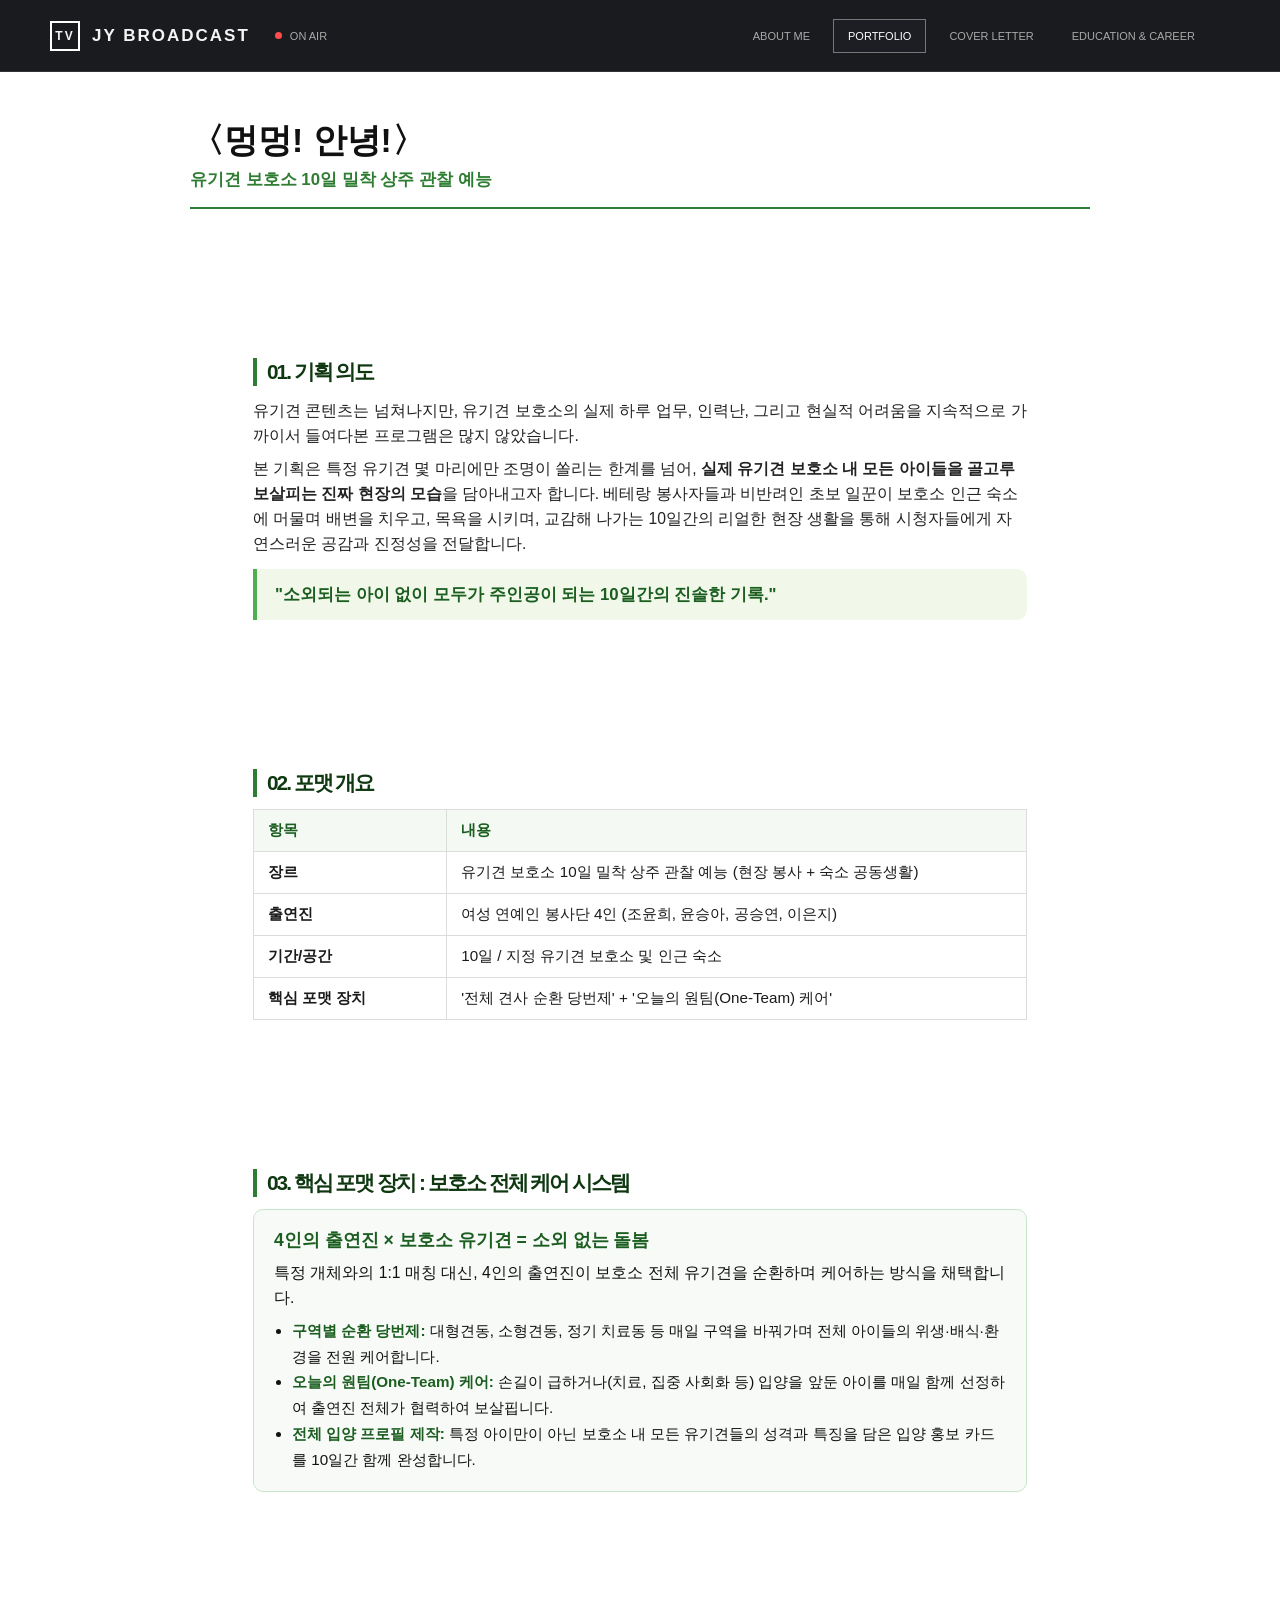
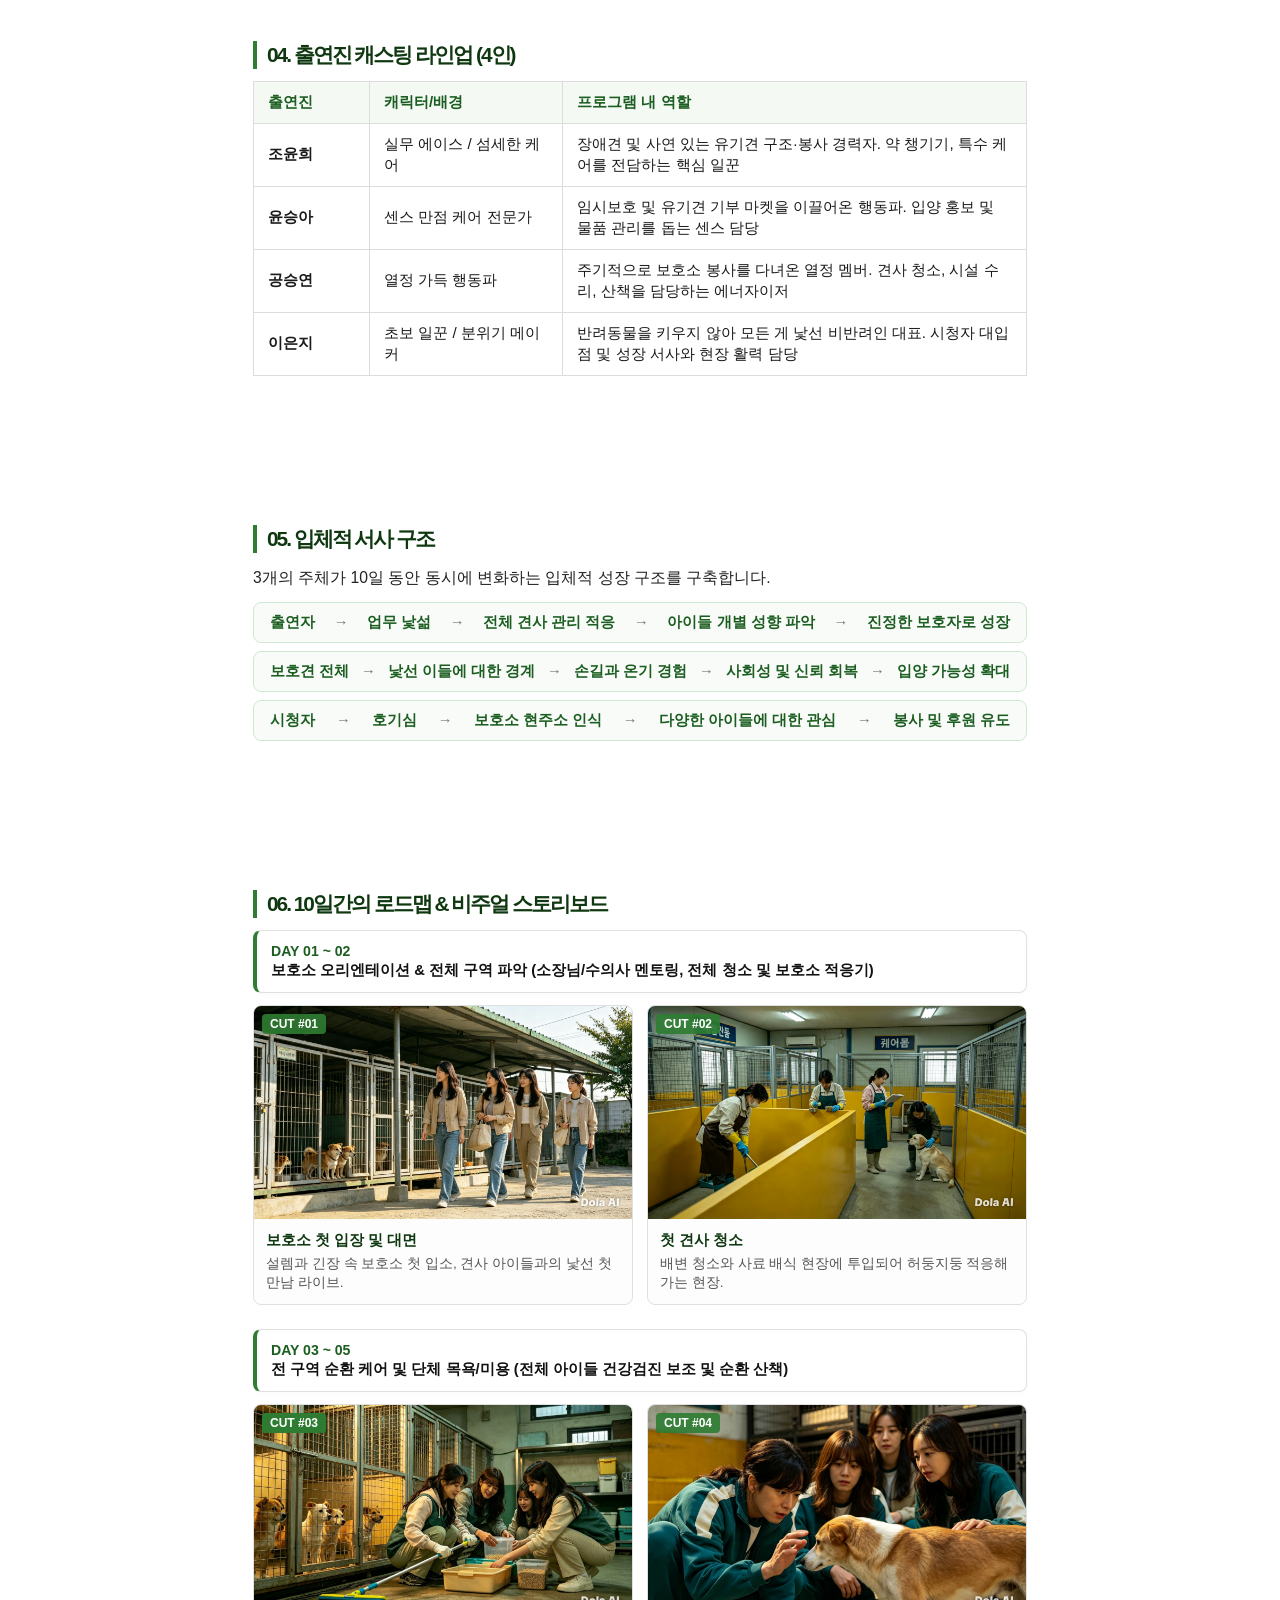
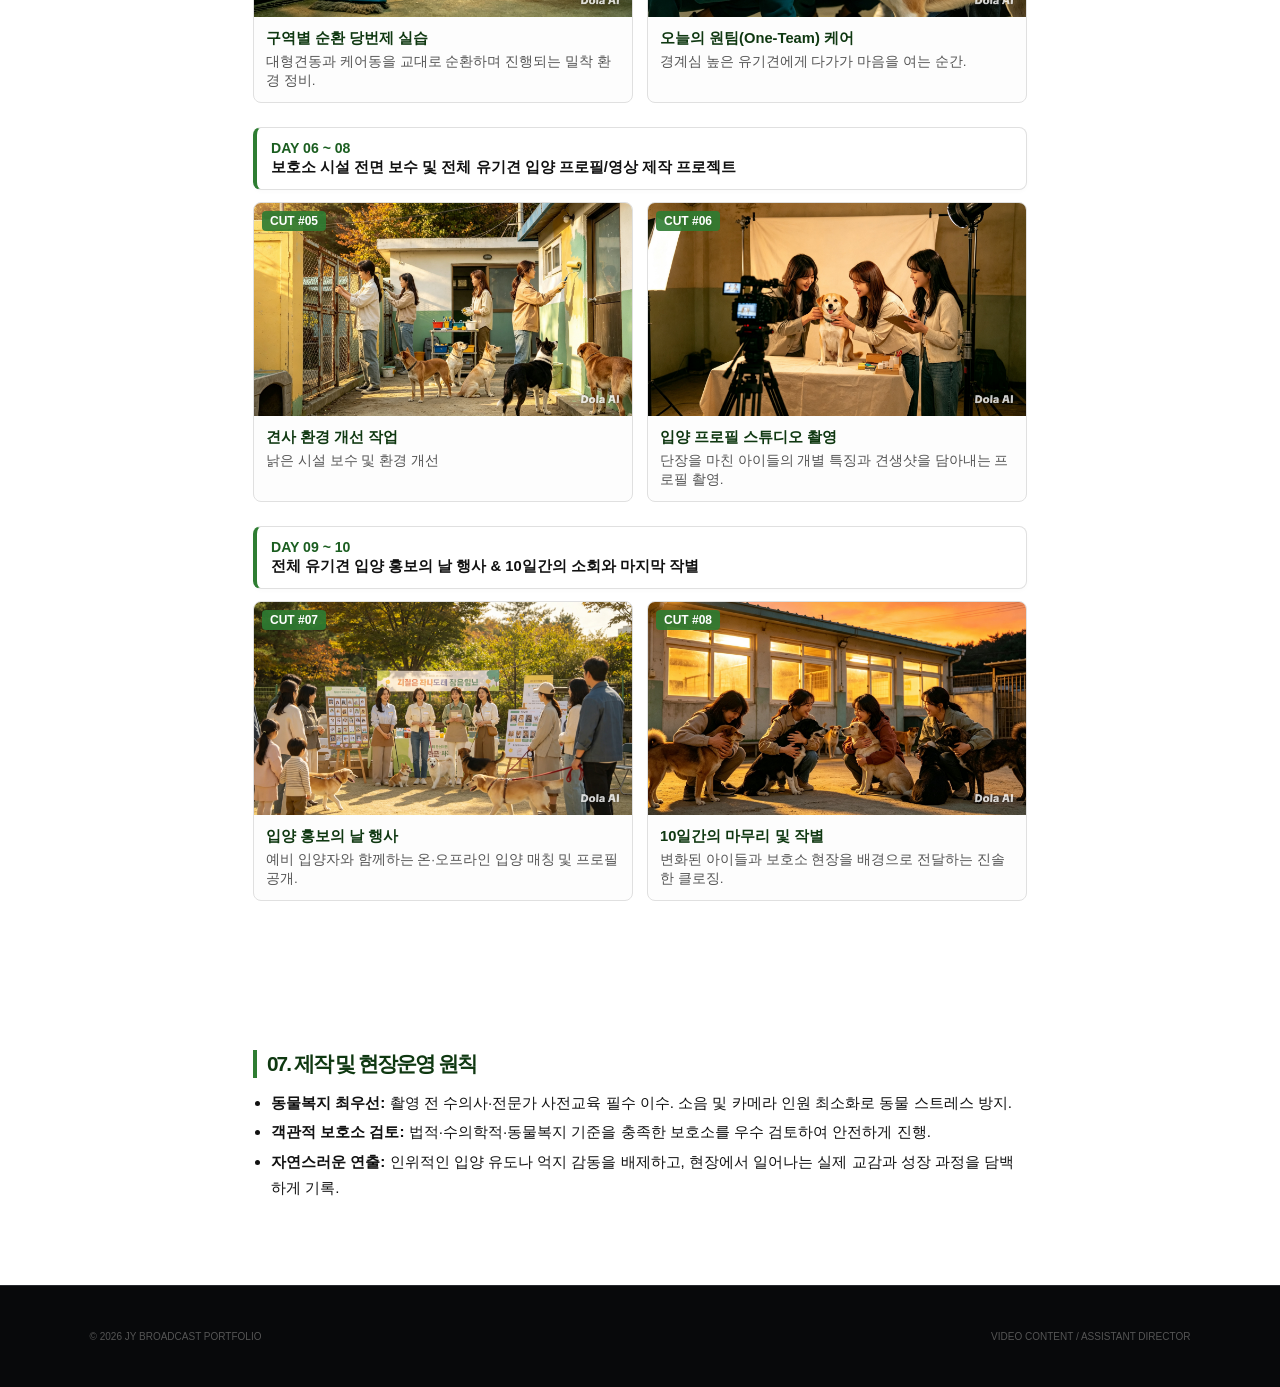
<file: shelter-proposal.html>
<!DOCTYPE html>
<html lang="ko">
<head>
    <meta charset="UTF-8">
    <meta name="viewport" content="width=device-width, initial-scale=1.0">
    <title>JY BROADCAST | 기획안: 멍멍! 안녕!</title>
    <!-- 기존 메인 style.css 연동 -->
    <link rel="stylesheet" href="common.css">
<link rel="stylesheet" href="shelter-proposal.css">
</head>
<body>

    <!-- =====================================================
         HEADER (메인 웹페이지 공통 네비게이션)
    ====================================================== -->
    <header>
        <a href="index.html" class="station-logo">
            <div class="station-icon">TV</div>
            JY BROADCAST
        </a>

        <div class="on-air">
            <div class="on-air-dot"></div>
            ON AIR
        </div>

        <nav>
            <a href="index.html">ABOUT ME</a>
            <a href="portfolio.html" class="active">PORTFOLIO</a>
            <a href="cover.html">COVER LETTER</a>
            <a href="career.html">EDUCATION & CAREER</a>
        </nav>
    </header>


    <!-- =====================================================
         MAIN CONTENT (기획안 본문)
    ====================================================== -->
    <main class="proposal-wrapper">
        
        <div class="proposal-container">

            <!-- Document Header -->
            <div class="doc-header">
                <h1 class="doc-title">〈멍멍! 안녕!〉</h1>
                <p class="doc-subtitle">유기견 보호소 10일 밀착 상주 관찰 예능</p>
            </div>

            <!-- 01. Concept & Intent -->
            <section class="proposal-section">
                <h2 class="section-title">01. 기획 의도</h2>
                <p>유기견 콘텐츠는 넘쳐나지만, 유기견 보호소의 실제 하루 업무, 인력난, 그리고 현실적 어려움을 지속적으로 가까이서 들여다본 프로그램은 많지 않았습니다.</p>
                <p style="margin-top: 8px;">본 기획은 특정 유기견 몇 마리에만 조명이 쏠리는 한계를 넘어, <strong>실제 유기견 보호소 내 모든 아이들을 골고루 보살피는 진짜 현장의 모습</strong>을 담아내고자 합니다. 베테랑 봉사자들과 비반려인 초보 일꾼이 보호소 인근 숙소에 머물며 배변을 치우고, 목욕을 시키며, 교감해 나가는 10일간의 리얼한 현장 생활을 통해 시청자들에게 자연스러운 공감과 진정성을 전달합니다.</p>
                
                <div class="quote-box">
                    "소외되는 아이 없이 모두가 주인공이 되는 10일간의 진솔한 기록."
                </div>
            </section>

            <!-- 02. Format Overview -->
            <section class="proposal-section">
                <h2 class="section-title">02. 포맷 개요</h2>
                <table class="proposal-table">
                    <thead>
                        <tr>
                            <th style="width: 25%;">항목</th>
                            <th>내용</th>
                        </tr>
                    </thead>
                    <tbody>
                        <tr>
                            <td><strong>장르</strong></td>
                            <td>유기견 보호소 10일 밀착 상주 관찰 예능 (현장 봉사 + 숙소 공동생활)</td>
                        </tr>
                        <tr>
                            <td><strong>출연진</strong></td>
                            <td>여성 연예인 봉사단 4인 (조윤희, 윤승아, 공승연, 이은지)</td>
                        </tr>
                        <tr>
                            <td><strong>기간/공간</strong></td>
                            <td>10일 / 지정 유기견 보호소 및 인근 숙소</td>
                        </tr>
                        <tr>
                            <td><strong>핵심 포맷 장치</strong></td>
                            <td>'전체 견사 순환 당번제' + '오늘의 원팀(One-Team) 케어'</td>
                        </tr>
                    </tbody>
                </table>
            </section>

            <!-- 03. Core Device -->
            <section class="proposal-section">
                <h2 class="section-title">03. 핵심 포맷 장치 : 보호소 전체 케어 시스템</h2>
                <div class="device-card">
                    <h4>4인의 출연진 × 보호소 유기견 = 소외 없는 돌봄</h4>
                    <p>특정 개체와의 1:1 매칭 대신, 4인의 출연진이 보호소 전체 유기견을 순환하며 케어하는 방식을 채택합니다.</p>
                    <ul>
                        <li><strong>구역별 순환 당번제:</strong> 대형견동, 소형견동, 정기 치료동 등 매일 구역을 바꿔가며 전체 아이들의 위생·배식·환경을 전원 케어합니다.</li>
                        <li><strong>오늘의 원팀(One-Team) 케어:</strong> 손길이 급하거나(치료, 집중 사회화 등) 입양을 앞둔 아이를 매일 함께 선정하여 출연진 전체가 협력하여 보살핍니다.</li>
                        <li><strong>전체 입양 프로필 제작:</strong> 특정 아이만이 아닌 보호소 내 모든 유기견들의 성격과 특징을 담은 입양 홍보 카드를 10일간 함께 완성합니다.</li>
                    </ul>
                </div>
            </section>

            <!-- 04. Cast Structure -->
            <section class="proposal-section">
                <h2 class="section-title">04. 출연진 캐스팅 라인업 (4인)</h2>
                <table class="proposal-table">
                    <thead>
                        <tr>
                            <th style="width: 15%;">출연진</th>
                            <th style="width: 25%;">캐릭터/배경</th>
                            <th>프로그램 내 역할</th>
                        </tr>
                    </thead>
                    <tbody>
                        <tr>
                            <td><strong>조윤희</strong></td>
                            <td>실무 에이스 / 섬세한 케어</td>
                            <td>장애견 및 사연 있는 유기견 구조·봉사 경력자. 약 챙기기, 특수 케어를 전담하는 핵심 일꾼</td>
                        </tr>
                        <tr>
                            <td><strong>윤승아</strong></td>
                            <td>센스 만점 케어 전문가</td>
                            <td>임시보호 및 유기견 기부 마켓을 이끌어온 행동파. 입양 홍보 및 물품 관리를 돕는 센스 담당</td>
                        </tr>
                        <tr>
                            <td><strong>공승연</strong></td>
                            <td>열정 가득 행동파</td>
                            <td>주기적으로 보호소 봉사를 다녀온 열정 멤버. 견사 청소, 시설 수리, 산책을 담당하는 에너자이저</td>
                        </tr>
                        <tr>
                            <td><strong>이은지</strong></td>
                            <td>초보 일꾼 / 분위기 메이커</td>
                            <td>반려동물을 키우지 않아 모든 게 낯선 비반려인 대표. 시청자 대입점 및 성장 서사와 현장 활력 담당</td>
                        </tr>
                    </tbody>
                </table>
            </section>

            <!-- 05. Narrative Structure -->
            <section class="proposal-section">
                <h2 class="section-title">05. 입체적 서사 구조</h2>
                <p style="margin-bottom: 12px;">3개의 주체가 10일 동안 동시에 변화하는 입체적 성장 구조를 구축합니다.</p>
                
                <div class="narrative-flow">
                    <span>출연자</span>
                    <span class="arrow">→</span>
                    <span>업무 낯섦</span>
                    <span class="arrow">→</span>
                    <span>전체 견사 관리 적응</span>
                    <span class="arrow">→</span>
                    <span>아이들 개별 성향 파악</span>
                    <span class="arrow">→</span>
                    <span>진정한 보호자로 성장</span>
                </div>

                <div class="narrative-flow">
                    <span>보호견 전체</span>
                    <span class="arrow">→</span>
                    <span>낯선 이들에 대한 경계</span>
                    <span class="arrow">→</span>
                    <span>손길과 온기 경험</span>
                    <span class="arrow">→</span>
                    <span>사회성 및 신뢰 회복</span>
                    <span class="arrow">→</span>
                    <span>입양 가능성 확대</span>
                </div>

                <div class="narrative-flow">
                    <span>시청자</span>
                    <span class="arrow">→</span>
                    <span>호기심</span>
                    <span class="arrow">→</span>
                    <span>보호소 현주소 인식</span>
                    <span class="arrow">→</span>
                    <span>다양한 아이들에 대한 관심</span>
                    <span class="arrow">→</span>
                    <span>봉사 및 후원 유도</span>
                </div>
            </section>

            <!-- 06. 10-Day Roadmap & Storyboard (수정된 영역) -->
            <section class="proposal-section">
                <h2 class="section-title">06. 10일간의 로드맵 & 비주얼 스토리보드</h2>
                
                <!-- STAGE 1 -->
                <div class="roadmap-stage">
                    <div class="day-card">
                        <strong>DAY 01 ~ 02</strong>
                        <span>보호소 오리엔테이션 & 전체 구역 파악 (소장님/수의사 멘토링, 전체 청소 및 보호소 적응기)</span>
                    </div>
                    <div class="storyboard-grid">
                        <div class="storyboard-card">
                            <div class="img-wrapper">
                                <span class="cut-badge">CUT #01</span>
                                <img src="images/멍멍안녕/보호소_1.png" alt="컷 1 이미지" onerror="this.src='https://via.placeholder.com/400x225/e8f5e9/2e7d32?text=CUT+01+IMAGE'">
                            </div>
                            <div class="card-desc">
                                <strong>보호소 첫 입장 및 대면</strong>
                                <p>설렘과 긴장 속 보호소 첫 입소, 견사 아이들과의 낯선 첫만남 라이브.</p>
                            </div>
                        </div>
                        <div class="storyboard-card">
                            <div class="img-wrapper">
                                <span class="cut-badge">CUT #02</span>
                                <img src="images/멍멍안녕/보호소_2.png" alt="컷 2 이미지" onerror="this.src='https://via.placeholder.com/400x225/e8f5e9/2e7d32?text=CUT+02+IMAGE'">
                            </div>
                            <div class="card-desc">
                                <strong>첫 견사 청소</strong>
                                <p>배변 청소와 사료 배식 현장에 투입되어 허둥지둥 적응해가는 현장.</p>
                            </div>
                        </div>
                    </div>
                </div>

                <!-- STAGE 2 -->
                <div class="roadmap-stage">
                    <div class="day-card">
                        <strong>DAY 03 ~ 05</strong>
                        <span>전 구역 순환 케어 및 단체 목욕/미용 (전체 아이들 건강검진 보조 및 순환 산책)</span>
                    </div>
                    <div class="storyboard-grid">
                        <div class="storyboard-card">
                            <div class="img-wrapper">
                                <span class="cut-badge">CUT #03</span>
                                <span class="cut-badge">CUT #03</span>
                                <img src="images/멍멍안녕/보호소_3.png" alt="컷 3 이미지" onerror="this.src='https://via.placeholder.com/400x225/e8f5e9/2e7d32?text=CUT+03+IMAGE'">
                            </div>
                            <div class="card-desc">
                                <strong>구역별 순환 당번제 실습</strong>
                                <p>대형견동과 케어동을 교대로 순환하며 진행되는 밀착 환경 정비.</p>
                            </div>
                        </div>
                        <div class="storyboard-card">
                            <div class="img-wrapper">
                                <span class="cut-badge">CUT #04</span>
                                <img src="images/멍멍안녕/보호소_4.png" alt="컷 4 이미지" onerror="this.src='https://via.placeholder.com/400x225/e8f5e9/2e7d32?text=CUT+04+IMAGE'">
                            </div>
                            <div class="card-desc">
                                <strong>오늘의 원팀(One-Team) 케어</strong>
                                <p>경계심 높은 유기견에게 다가가 마음을 여는 순간.</p>
                            </div>
                        </div>
                    </div>
                </div>

                <!-- STAGE 3 -->
                <div class="roadmap-stage">
                    <div class="day-card">
                        <strong>DAY 06 ~ 08</strong>
                        <span>보호소 시설 전면 보수 및 전체 유기견 입양 프로필/영상 제작 프로젝트</span>
                    </div>
                    <div class="storyboard-grid">
                        <div class="storyboard-card">
                            <div class="img-wrapper">
                                <span class="cut-badge">CUT #05</span>
                                <img src="images/멍멍안녕/보호소_5.png" alt="컷 5 이미지" onerror="this.src='https://via.placeholder.com/400x225/e8f5e9/2e7d32?text=CUT+05+IMAGE'">
                            </div>
                            <div class="card-desc">
                                <strong>견사 환경 개선 작업</strong>
                                <p>낡은 시설 보수 및 환경 개선</p>
                            </div>
                        </div>
                        <div class="storyboard-card">
                            <div class="img-wrapper">
                                <span class="cut-badge">CUT #06</span>
                                <img src="images/멍멍안녕/보호소_6.png" alt="컷 6 이미지" onerror="this.src='https://via.placeholder.com/400x225/e8f5e9/2e7d32?text=CUT+06+IMAGE'">
                            </div>
                            <div class="card-desc">
                                <strong>입양 프로필 스튜디오 촬영</strong>
                                <p>단장을 마친 아이들의 개별 특징과 견생샷을 담아내는 프로필 촬영.</p>
                            </div>
                        </div>
                    </div>
                </div>

                <!-- STAGE 4 -->
                <div class="roadmap-stage">
                    <div class="day-card">
                        <strong>DAY 09 ~ 10</strong>
                        <span>전체 유기견 입양 홍보의 날 행사 & 10일간의 소회와 마지막 작별</span>
                    </div>
                    <div class="storyboard-grid">
                        <div class="storyboard-card">
                            <div class="img-wrapper">
                                <span class="cut-badge">CUT #07</span>
                                <img src="images/멍멍안녕/보호소_7.png" alt="컷 7 이미지" onerror="this.src='https://via.placeholder.com/400x225/e8f5e9/2e7d32?text=CUT+07+IMAGE'">
                            </div>
                            <div class="card-desc">
                                <strong>입양 홍보의 날 행사</strong>
                                <p>예비 입양자와 함께하는 온·오프라인 입양 매칭 및 프로필 공개.</p>
                            </div>
                        </div>
                        <div class="storyboard-card">
                            <div class="img-wrapper">
                                <span class="cut-badge">CUT #08</span>
                                <img src="images/멍멍안녕/보호소_8.png" alt="컷 8 이미지" onerror="this.src='https://via.placeholder.com/400x225/e8f5e9/2e7d32?text=CUT+08+IMAGE'">
                            </div>
                            <div class="card-desc">
                                <strong>10일간의 마무리 및 작별</strong>
                                <p>변화된 아이들과 보호소 현장을 배경으로 전달하는 진솔한 클로징.</p>
                            </div>
                        </div>
                    </div>
                </div>

            </section>

            <!-- 07. Safety & Principles -->
            <section class="proposal-section">
                <h2 class="section-title">07. 제작 및 현장운영 원칙</h2>
                <ul class="principles-list">
                    <li><strong>동물복지 최우선:</strong> 촬영 전 수의사·전문가 사전교육 필수 이수. 소음 및 카메라 인원 최소화로 동물 스트레스 방지.</li>
                    <li><strong>객관적 보호소 검토:</strong> 법적·수의학적·동물복지 기준을 충족한 보호소를 우수 검토하여 안전하게 진행.</li>
                    <li><strong>자연스러운 연출:</strong> 인위적인 입양 유도나 억지 감동을 배제하고, 현장에서 일어나는 실제 교감과 성장 과정을 담백하게 기록.</li>
                </ul>
            </section>

        </div>

    </main>


    <!-- =========================================
         FOOTER
    ========================================= -->
    <footer>
        <span>© 2026 JY BROADCAST PORTFOLIO</span>
        <span>VIDEO CONTENT / ASSISTANT DIRECTOR</span>
    </footer>

</body>
</html>
</file>
<file: common.css>
/* =========================================================
   COMMON.CSS
   JY BROADCAST - PORTFOLIO
   모든 HTML 파일에 공통으로 사용되는 스타일
   (리셋, 헤더/네비게이션, 공통 섹션 레이아웃, about-wrapper/about-section
    - index.html / career.html 공용, 푸터)
========================================================= */


/* =========================================================
   01. RESET / GLOBAL
========================================================= */

* {
    margin: 0;
    padding: 0;
    box-sizing: border-box;
}

html {
    scroll-behavior: smooth;
}

body {
    font-family:
        Arial,
        "Noto Sans KR",
        sans-serif;

    background: #101114;
    color: #f5f5f5;

    overflow-x: hidden;
}

a {
    text-decoration: none;
    color: inherit;
}

img {
    display: block;
    max-width: 100%;
}


/* =========================================================
   02. TV SCREEN
========================================================= */

.tv-screen {
    width: 100%;
    min-height: 100vh;
    background: #101114;
}


/* =========================================================
   03. HEADER
========================================================= */

header {
    position: fixed;
    top: 0;
    left: 0;

    width: 100%;
    height: 72px;

    display: flex;
    align-items: center;

    padding: 0 50px;

    background: rgba(12, 13, 16, 0.94);

    border-bottom: 1px solid #303238;

    backdrop-filter: blur(12px);

    z-index: 9999;
}


/* =========================================================
   04. STATION LOGO
========================================================= */

.station-logo {
    display: flex;
    align-items: center;

    gap: 12px;

    font-weight: 800;
    letter-spacing: 2px;
    font-size: 17px;

    white-space: nowrap;
}

.station-icon {
    width: 30px;
    height: 30px;

    border: 2px solid #fff;

    display: flex;
    align-items: center;
    justify-content: center;

    font-size: 12px;
}


/* =========================================================
   05. ON AIR
========================================================= */

.on-air {
    display: flex;
    align-items: center;

    gap: 8px;

    margin-right: auto;
    margin-left: 25px;

    font-size: 11px;
    color: #aaa;
}

.on-air-dot {
    width: 7px;
    height: 7px;

    border-radius: 50%;

    background: #ff4d4d;

    animation: blink 1.2s infinite;
}

@keyframes blink {

    0% {
        opacity: 1;
    }

    50% {
        opacity: 0.3;
    }

    100% {
        opacity: 1;
    }
}


/* =========================================================
   06. NAVIGATION
========================================================= */

nav {
    display: flex;
    align-items: center;

    gap: 8px;

    margin-right: 20px;
}

nav a {
    padding: 10px 14px;

    font-size: 11px;
    color: #aaa;

    border: 1px solid transparent;

    transition: 0.25s ease;
}

nav a:hover {
    color: white;

    border-color: #555;

    background: #1c1e23;
}

nav a.active {
    color: white;

    border-color: #777;

    background: #1c1e23;
}


/* =========================================================
   07. COMMON SECTION
========================================================= */

section {
    min-height: 100vh;

    padding:
        125px
        7%
        80px;
}

.section-label {
    display: inline-block;

    margin-bottom: 12px;

    font-size: 10px;

    letter-spacing: 2px;

    color: #888;
}

.section-title {
    margin-bottom: 45px;

    font-size: 48px;

    letter-spacing: -2px;
}

.section-title span {
    color: #666;
}


/* =========================================================
   ABOUT-WRAPPER / ABOUT-SECTION
   (index.html "ABOUT ME" 페이지와 career.html "EDUCATION & CAREER"
    페이지에서 공통으로 사용하는 래퍼/서브섹션 스타일)
========================================================= */

.about-wrapper {
    max-width: 1200px;

    margin: auto;
}

.about-section {
    margin-top: 65px;
}

.about-section-header {
    display: flex;
    align-items: flex-end;

    gap: 20px;

    margin-bottom: 25px;

    padding-bottom: 15px;

    border-bottom:
        1px solid rgba(255, 255, 255, 0.15);
}

.about-section-header span {
    font-size: 11px;

    letter-spacing: 1px;

    opacity: 0.45;
}

.about-section-header h2 {
    margin: 0;

    font-size: 28px;

    letter-spacing: 2px;
}


/* =========================================================
   FOOTER
========================================================= */

footer {
    display: flex;

    justify-content: space-between;

    padding:
        45px 7%;

    border-top:
        1px solid #27292d;

    background: #08090b;

    font-size: 10px;

    color: #555;
}


/* =========================================================
   TABLET RESPONSIVE (max-width: 900px)
   - 헤더 / 네비게이션 / 공통 섹션 / 푸터 / 슬라이더 공통 규칙
========================================================= */

@media (max-width: 900px) {

    /* HEADER */

    header {
        padding:
            0 20px;
    }

    .station-logo {
        font-size: 12px;
    }

    .on-air {
        display: none;
    }

    nav {
        gap: 0;

        margin-right: 0;
    }

    nav a {
        padding:
            7px;

        font-size: 9px;
    }


    /* COMMON SECTION */

    section {
        padding:
            105px
            6%
            65px;
    }

    .section-title {
        margin-bottom: 35px;

        font-size: 40px;
    }


    /* FOOTER */

    footer {
        flex-direction: column;

        gap: 10px;
    }


    /* SLIDER (portfolio.html에서 사용, 공통 반응형 규칙) */

    .slider-arrow {
        width: 36px;
        height: 36px;

        font-size: 25px;

        opacity: 1;
    }

    .slider-prev {
        left: 8px;
    }

    .slider-next {
        right: 8px;
    }

    .slider-counter {
        right: 10px;
        bottom: 8px;
    }

}


/* =========================================================
   SMALL MOBILE RESPONSIVE (max-width: 600px)
========================================================= */

@media (max-width: 600px) {

    /* HEADER */

    header {
        height: 62px;
    }

    .station-icon {
        width: 26px;
        height: 26px;

        font-size: 10px;
    }

    .station-logo {
        gap: 7px;

        font-size: 10px;
    }

    nav a {
        padding:
            6px 5px;

        font-size: 8px;
    }


    /* COMMON (범용 히어로 타이틀 - 예비 스타일) */

    .hero-title {
        font-size: 48px;
    }

}
</file>
<file: portfolio.css>
/* =========================================================
   PORTFOLIO.CSS
   JY BROADCAST - PORTFOLIO

   portfolio.html 전용 스타일

   카테고리
   01 ALL
   02 콘텐츠 기획
   03 영상 편집
   04 모션그래픽
   05 2D 디자인

   ※ header/nav/footer/section 공통 스타일은 common.css 참고
========================================================= */


/* =========================================================
   14. PORTFOLIO
========================================================= */

#portfolio {

    background: #101114;

}

.portfolio-wrapper {

    max-width: 1250px;
    margin: auto;

}


/* =========================================================
   15. PORTFOLIO LAYOUT
========================================================= */

.portfolio-layout {

    display: grid;

    grid-template-columns:
        220px
        1fr;

    align-items: start;

    gap: 40px;

}


/* =========================================================
   16. PORTFOLIO MENU
========================================================= */

.portfolio-menu {

    position: sticky;

    top: 100px;

    border: 1px solid #333;

    background: #15171b;

}


.portfolio-menu-header {

    display: flex;

    justify-content: space-between;

    padding: 18px 20px;

    border-bottom: 1px solid #333;

    font-size: 9px;

    letter-spacing: 1.5px;

    color: #666;

}


/* =========================================================
   17. PORTFOLIO CATEGORY BUTTON
========================================================= */

.portfolio-category {

    width: 100%;

    min-height: 65px;

    padding: 15px 20px;

    display: grid;

    grid-template-columns:
        35px
        1fr;

    align-items: center;

    gap: 10px;

    border: none;

    border-bottom: 1px solid #292b30;

    background: transparent;

    color: #777;

    font-family: inherit;

    text-align: left;

    cursor: pointer;

    transition:
        background 0.25s ease,
        color 0.25s ease,
        padding-left 0.25s ease;

}


.portfolio-category:hover {

    padding-left: 25px;

    background: #1c1e23;

    color: #fff;

}


.portfolio-category.active {

    padding-left: 25px;

    background: #1c1e23;

    color: #fff;

}


.category-number {

    font-size: 9px;

    letter-spacing: 1px;

    color: #555;

}


.portfolio-category.active .category-number {

    color: #aaa;

}


.category-name {

    font-size: 12px;

    line-height: 1.5;

    letter-spacing: 0.5px;

}


/* =========================================================
   18. PORTFOLIO MENU FOOTER
========================================================= */

.portfolio-menu-footer {

    display: flex;

    justify-content: space-between;

    padding: 15px 20px;

    font-size: 8px;

    letter-spacing: 1px;

    color: #444;

}


/* =========================================================
   19. PORTFOLIO PROJECT AREA
========================================================= */

.portfolio-project-area {

    min-width: 0;

}


/* =========================================================
   20. PROJECT HEADER
========================================================= */

.portfolio-project-header {

    display: flex;

    justify-content: space-between;

    align-items: flex-end;

    margin-bottom: 25px;

    padding-bottom: 18px;

    border-bottom: 1px solid #333;

}


.portfolio-current-label {

    display: block;

    margin-bottom: 8px;

    font-size: 9px;

    letter-spacing: 2px;

    color: #666;

}


.portfolio-current-title {

    margin: 0;

    font-size: 27px;

    letter-spacing: 1px;

}


.portfolio-project-count {

    display: flex;

    align-items: center;

    gap: 10px;

    font-size: 9px;

    letter-spacing: 1px;

    color: #555;

}


.portfolio-project-count strong {

    font-size: 18px;

    font-weight: 500;

    color: #eee;

}


/* =========================================================
   21. PROJECT GRID
========================================================= */

.program-grid {

    display: grid;

    grid-template-columns:
        repeat(2, 1fr);

    gap: 22px;

}


.program {

    position: relative;

    display: block;

    overflow: hidden;

    border: 1px solid #333;

    background: #181a1e;

    color: inherit;

    text-decoration: none;

    cursor: pointer;

    transition:
        transform 0.3s ease,
        border-color 0.3s ease,
        opacity 0.3s ease;

}


.program:hover {

    transform: translateY(-5px);

    border-color: #777;

}


.program.hidden {

    display: none;

}


/* =========================================================
   22. PORTFOLIO EMPTY
========================================================= */

.portfolio-empty {

    display: none;

    padding: 70px 20px;

    border: 1px solid #333;

    text-align: center;

    font-size: 10px;

    letter-spacing: 2px;

    color: #555;

}


.portfolio-empty.show {

    display: block;

}


/* =========================================================
   23. PROGRAM THUMBNAIL
========================================================= */

.program-thumbnail {

    position: relative;

    aspect-ratio: 16 / 9;

    display: flex;

    align-items: center;

    justify-content: center;

    overflow: hidden;

    background:
        linear-gradient(
            135deg,
            #30333a,
            #15171b
        );

}


.program-thumbnail::before {

    content: "";

    position: absolute;

    inset: 0;

    background:
        repeating-linear-gradient(
            0deg,
            transparent,
            transparent 4px,
            rgba(255, 255, 255, 0.02) 4px,
            rgba(255, 255, 255, 0.02) 5px
        );

    pointer-events: none;

    z-index: 3;

}


.program-thumbnail h3 {

    position: relative;

    z-index: 4;

    font-size: 40px;

    letter-spacing: 3px;

}


/* =========================================================
   24. VIDEO / YOUTUBE THUMBNAIL
   영상 편집 작업물용

   모든 영상 작업물은 YouTube 링크를 사용하므로
   카드 이미지 위에 재생 버튼을 표시합니다.
========================================================= */

.video-thumbnail img {

    width: 100%;

    height: 100%;

    object-fit: cover;

}


.video-thumbnail::after {

    content: "";

    position: absolute;

    inset: 0;

    background:
        rgba(0, 0, 0, 0);

    pointer-events: none;

    z-index: 3;

    transition:
        background 0.25s ease;

}


.video-thumbnail:hover::after {

    background:
        rgba(0, 0, 0, 0.15);

}


/* =========================================================
   25. YOUTUBE PLAY BUTTON
========================================================= */

.youtube-play-button {

    position: absolute;

    top: 50%;

    left: 50%;

    width: 68px;

    height: 48px;

    display: flex;

    align-items: center;

    justify-content: center;

    transform:
        translate(-50%, -50%);

    background:
        rgba(0, 0, 0, 0.75);

    color: #fff;

    border-radius: 10px;

    font-size: 21px;

    line-height: 1;

    z-index: 5;

    transition:
        transform 0.25s ease,
        background 0.25s ease;

}


.video-thumbnail:hover .youtube-play-button {

    transform:
        translate(-50%, -50%)
        scale(1.1);

    background:
        rgba(0, 0, 0, 0.9);

}


/* =========================================================
   26. PREPARING OVERLAY
========================================================= */

.preparing-overlay {

    position: absolute;

    inset: 0;

    display: flex;

    flex-direction: column;

    align-items: center;

    justify-content: center;

    padding: 20px;

    background-color:
        rgba(0, 0, 0, 0.65);

    color: #fff;

    text-align: center;

    pointer-events: none;

    z-index: 10;

}


.preparing-overlay span {

    margin-bottom: 6px;

    font-size: 14px;

    font-weight: 700;

    letter-spacing: 2px;

    color: #ffc107;

    text-transform: uppercase;

}


.preparing-overlay p {

    margin: 0;

    font-size: 18px;

    font-weight: 600;

    color: #fff;

}


/* =========================================================
   27. PROGRAM INFO
========================================================= */

.program-info {

    padding: 20px;

    border-top: 1px solid #333;

}


.program-meta {

    display: flex;

    justify-content: space-between;

    gap: 20px;

    margin-bottom: 10px;

    font-size: 9px;

    color: #666;

}


.program-info h2 {

    margin-bottom: 7px;

    font-size: 20px;

    line-height: 1.4;

}


.program-info h5 {

    margin-bottom: 12px;

    font-size: 10px;

    font-weight: 500;

    letter-spacing: 1px;

    color: #777;

}


.program-info p {

    font-size: 12px;

    line-height: 1.7;

    color: #777;

}


.program-info a {

    color: #007bff;

    text-decoration: underline;

}


.program-info a:hover {

    color: #0056b3;

}


/* =========================================================
   28. PORTFOLIO SLIDER
========================================================= */

.portfolio-slider {

    position: relative;

    width: 100%;

    aspect-ratio: 16 / 9;

    overflow: hidden;

}


.portfolio-slide {

    position: absolute;

    inset: 0;

    width: 100%;

    height: 100%;

    object-fit: cover;

    opacity: 0;

    pointer-events: none;

    z-index: 1;

    transition:
        opacity 0.35s ease;

}


.portfolio-slide.active {

    opacity: 1;

    pointer-events: auto;

    z-index: 2;

}


/* =========================================================
   29. SLIDER ARROW
========================================================= */

.slider-arrow {

    position: absolute;

    top: 50%;

    width: 42px;

    height: 42px;

    display: flex;

    align-items: center;

    justify-content: center;

    transform:
        translateY(-50%);

    border:
        1px solid rgba(255, 255, 255, 0.35);

    background:
        rgba(10, 11, 14, 0.65);

    color: #fff;

    font-family:
        Arial,
        sans-serif;

    font-size: 30px;

    line-height: 1;

    cursor: pointer;

    opacity: 0;

    z-index: 10;

    transition:
        opacity 0.25s,
        background 0.25s,
        border-color 0.25s;

}


.portfolio-slider:hover .slider-arrow {

    opacity: 1;

}


.slider-prev {

    left: 15px;

}


.slider-next {

    right: 15px;

}


.slider-arrow:hover {

    background:
        rgba(255, 255, 255, 0.15);

    border-color: #aaa;

}


/* =========================================================
   30. SLIDER COUNTER
========================================================= */

.slider-counter {

    position: absolute;

    right: 15px;

    bottom: 12px;

    padding: 5px 8px;

    border:
        1px solid rgba(255, 255, 255, 0.15);

    background:
        rgba(10, 11, 14, 0.7);

    font-size: 9px;

    letter-spacing: 1px;

    color: #aaa;

    z-index: 10;

}


.current-slide {

    color: #fff;

}


.counter-divider {

    margin:
        0 2px;

}


/* =========================================================
   TABLET RESPONSIVE
   max-width: 900px
========================================================= */

@media (max-width: 900px) {


    .portfolio-layout {

        grid-template-columns:
            1fr;

        gap: 25px;

    }


    .portfolio-menu {

        position: static;

        display: grid;

        grid-template-columns:
            repeat(5, 1fr);

    }


    .portfolio-menu-header,
    .portfolio-menu-footer {

        display: none;

    }


    .portfolio-category {

        min-height: 65px;

        display: flex;

        flex-direction: column;

        align-items: center;

        justify-content: center;

        gap: 5px;

        padding: 10px;

        border-right:
            1px solid #292b30;

        border-bottom: none;

        text-align: center;

    }


    .portfolio-category:hover,
    .portfolio-category.active {

        padding-left: 10px;

    }


    .category-name {

        font-size: 10px;

        text-align: center;

    }


    .category-number {

        font-size: 8px;

    }


    .program-grid {

        grid-template-columns:
            1fr;

    }

}


/* =========================================================
   SMALL MOBILE RESPONSIVE
   max-width: 600px
========================================================= */

@media (max-width: 600px) {


    .program-info {

        padding: 18px;

    }


    .program-info h2 {

        font-size: 17px;

    }


    .program-meta {

        font-size: 8px;

    }


    .portfolio-category {

        min-height: 58px;

        padding:
            7px 3px;

    }


    .portfolio-category:hover,
    .portfolio-category.active {

        padding-left: 3px;

    }


    .category-name {

        font-size: 8px;

    }


    .portfolio-current-label {

        font-size: 8px;

    }


    .portfolio-current-title {

        font-size: 19px;

    }


    .portfolio-project-count {

        gap: 5px;

    }


    .portfolio-project-count strong {

        font-size: 15px;

    }

}
</file>
<file: seventeen.css>
/* =========================================================
   SEVENTEEN.CSS
   JY BROADCAST - PORTFOLIO
   seventeen.html (SEVENTEEN × LOGIN 기획안 페이지) 전용 스타일
   ※ header/nav/footer/section 공통 스타일은 common.css 참고
========================================================= */


/* =========================================================
   36. GENERAL PROJECT PAGE
========================================================= */

#seventeen-project {
    width: 100%;
}

.project-hero {
    min-height: 70vh;

    display: flex;

    flex-direction: column;

    justify-content: center;

    padding:
        110px 8vw;
}

.project-hero p {
    margin-top: 25px;

    font-size: 14px;

    line-height: 1.8;

    letter-spacing: 0.15em;
}

.project-section {
    width: min(1200px, 84%);

    margin: 0 auto;

    padding: 100px 0;

    border-top:
        1px solid rgba(255, 255, 255, 0.15);
}

.project-section h2 {
    margin-top: 20px;

    font-size:
        clamp(40px, 6vw, 80px);

    letter-spacing: -0.04em;
}

.project-section h3 {
    margin-top: 15px;

    font-size: 18px;

    letter-spacing: 0.08em;
}

.project-section p {
    max-width: 720px;

    margin-top: 25px;

    font-size: 16px;

    line-height: 1.9;

    color:
        rgba(255, 255, 255, 0.7);
}

.content-grid {
    display: grid;

    grid-template-columns:
        repeat(2, 1fr);

    gap: 1px;

    margin-top: 50px;

    background:
        rgba(255, 255, 255, 0.15);
}

.content-grid > div {
    min-height: 180px;

    padding: 35px;

    background: #101114;
}

.content-grid strong {
    font-size: 22px;

    letter-spacing: 0.05em;
}

.project-highlight {
    max-width: 900px !important;

    margin-top: 40px !important;

    font-size:
        clamp(28px, 4vw, 52px) !important;

    line-height: 1.3 !important;

    color: #fff !important;
}

.storyboard {
    display: grid;

    grid-template-columns:
        repeat(4, 1fr);

    gap: 15px;

    margin-top: 50px;
}

.storyboard > div {
    min-height: 180px;

    padding: 25px;

    border:
        1px solid rgba(255, 255, 255, 0.2);
}

.storyboard span {
    font-size: 12px;

    letter-spacing: 0.1em;

    opacity: 0.5;
}

.storyboard p {
    margin-top: 50px;
}

.video-container {
    aspect-ratio: 16 / 9;

    display: flex;
    align-items: center;
    justify-content: center;

    margin-top: 50px;

    border:
        1px solid rgba(255, 255, 255, 0.2);
}

.video-container p {
    margin: 0;
}


/* =========================================================
   37. COMMON PROJECT HIGHLIGHT
========================================================= */

.concept-highlight {
    display: block;

    margin-top: 6px;

    color: #fff;

    font-weight: 700;
}


/* =========================================================
   38. SEVENTEEN PROJECT - HERO
========================================================= */

.seventeen-hero {
    min-height: 90vh;

    display: grid;

    grid-template-columns:
        1.4fr
        0.8fr;

    border-bottom:
        1px solid rgba(255, 255, 255, 0.15);
}


/* =========================================================
   39. SEVENTEEN PROJECT - HERO IMAGE
========================================================= */

.seventeen-hero-image {
    width: 100%;

    display: flex;
    align-items: center;
    justify-content: center;

    overflow: hidden;

    background: #101114;
}

.seventeen-hero-image img {
    width: 100%;
    height: auto;

    object-fit: contain;

    display: block;
}


/* =========================================================
   40. SEVENTEEN PROJECT - HERO CONTENT
========================================================= */

.seventeen-hero-content {
    display: flex;

    flex-direction: column;

    justify-content: center;

    padding:
        70px 6vw;
}

.seventeen-hero-content h1 {
    margin-top: 20px;

    font-size:
        clamp(60px, 9vw, 150px);

    line-height: 0.9;

    letter-spacing: -0.06em;
}

.hero-subtitle {
    margin-top: 25px;

    font-size: 14px;

    line-height: 1.8;

    letter-spacing: 0.15em;
}

.hero-meta {
    display: flex;

    justify-content: space-between;

    gap: 20px;

    margin-top: 12px;

    padding: 18px 0;

    border-bottom:
        1px solid rgba(255, 255, 255, 0.15);

    font-size: 11px;
}

.hero-meta span {
    opacity: 0.45;
}

.hero-meta strong {
    font-weight: 500;

    text-align: right;
}


/* =========================================================
   41. SEVENTEEN PROJECT - INTRO
========================================================= */

.seventeen-intro {
    width: min(1200px, 84%);

    margin: 0 auto;

    padding: 50px 0;
}

.seventeen-intro h2 {
    margin-top: 25px;

    font-size:
        clamp(40px, 6vw, 80px);

    line-height: 1.15;

    letter-spacing: -0.05em;
}

.seventeen-intro p {
    max-width: 700px;

    margin-top: 35px;

    font-size: 17px;

    line-height: 2;

    color:
        rgba(255, 255, 255, 0.65);
}


/* =========================================================
   42. SEVENTEEN PROJECT - MAIN SECTION
========================================================= */

.seventeen-section {
    width: 100%;

    margin: 0;

    padding:
        75px 8%;

    border-top:
        1px solid rgba(255, 255, 255, 0.15);

    border-bottom:
        1px solid rgba(255, 255, 255, 0.15);
}


/* =========================================================
   42-1. SEVENTEEN PROJECT - SECTION HEADING
========================================================= */

.section-heading {
    display: block;

    margin-bottom: 30px;
}

.section-number {
    display: block;

    margin-bottom: 10px;

    font-size: 11px;

    letter-spacing: 0.15em;

    opacity: 0.45;
}

.section-heading h2 {
    margin: 0;

    font-size:
        clamp(40px, 6vw, 80px);

    line-height: 1.15;

    letter-spacing: -0.05em;
}


/* =========================================================
   43. SEVENTEEN PROJECT - ARTIST OVERVIEW
========================================================= */

.artist-overview {
    display: grid;

    grid-template-columns:
        1fr
        0.8fr;

    gap: 60px;

    width: calc(100% - 55px);

    margin-top: 45px;

    margin-left: 55px;
}

.artist-main-copy h3 {
    font-size:
        clamp(28px, 3.5vw, 40px);

    line-height: 1.2;

    letter-spacing: -0.04em;
}

.artist-main-copy p {
    max-width: 650px;

    margin-top: 20px;

    font-size: 16px;

    line-height: 1.8;

    color:
        rgba(255, 255, 255, 0.65);
}

.artist-facts {
    border-top:
        1px solid rgba(255, 255, 255, 0.2);
}

.fact-item {
    display: flex;

    justify-content: space-between;

    padding: 20px 0;

    border-bottom:
        1px solid rgba(255, 255, 255, 0.15);
}

.fact-item span {
    font-size: 11px;

    opacity: 0.4;
}

.fact-item strong {
    font-size: 14px;

    font-weight: 500;
}


/* =========================================================
   44. SEVENTEEN PROJECT - UNIT
========================================================= */

.unit-section {
    width: calc(100% - 110px);

    margin-top: 60px;

    margin-left: 110px;

    position: relative;
}


/* =========================================================
   44-1. GUILD SUBSECTION
========================================================= */

.guild-subsection {
    margin-left: 5rem;

    margin-top: 2.5rem;

    padding: 0;
}


/* =========================================================
   44-2. SUBSECTION HEADING
========================================================= */

.subsection-heading {
    display: block;

    margin-bottom: 20px;
}

.subsection-number {
    display: block;

    margin-bottom: 10px;

    font-size: 11px;

    font-weight: 400;

    letter-spacing: 0.15em;

    opacity: 0.45;
}

.subsection-heading h3 {
    margin: 0;

    font-size:
        clamp(30px, 4vw, 55px);

    font-weight: 700;

    line-height: 1.2;

    letter-spacing: -0.04em;
}


/* =========================================================
   45. SEVENTEEN PROJECT - LARGE COPY
========================================================= */

.party-description {
    width: calc(100% - 110px);

    margin-left: 110px;
    margin-top: 25px;

    font-size: 16px;

    line-height: 1.9;

    color: rgba(255, 255, 255, 0.65);
}


/* =========================================================
   46. SEVENTEEN PROJECT - CONTENT ASSET
========================================================= */

.asset-grid {
    width: calc(100% - 110px);

    margin-left: 110px;

    display: grid;

    grid-template-columns:
        repeat(5, 1fr);

    gap: 1px;

    margin-top: 45px;

    background:
        rgba(255, 255, 255, 0.15);
}

.asset-card {
    min-height: 250px;

    padding: 25px;

    background: #101114;
}

.asset-card > span {
    font-size: 11px;

    opacity: 0.4;
}

.asset-card h3 {
    margin-top: 30px;

    font-size: 22px;
}

.asset-card p {
    margin-top: 20px;

    font-size: 13px;

    line-height: 1.8;

    color:
        rgba(255, 255, 255, 0.55);
}


/* =========================================================
   47. SEVENTEEN PROJECT - CONTENT MAP
========================================================= */

.content-map {
    width: calc(100% - 110px);

    margin-left: 110px;

    display: grid;

    grid-template-columns:
        repeat(3, 1fr);

    gap: 15px;

    margin-top: 65px;
}


/* =========================================================
   CONTENT NODE
========================================================= */

.content-node {
    min-height: 210px;

    display: flex;

    flex-direction: column;

    padding: 25px;

    border:
        1px solid rgba(255, 255, 255, 0.2);

    background: #101114;
}


/* =========================================================
   QUEST TITLE
========================================================= */

.content-node strong {
    display: block;

    min-height: 55px;

    font-size: 25px;

    line-height: 1.2;

    letter-spacing: -0.02em;
}


/* =========================================================
   QUEST DESCRIPTION
========================================================= */

.content-node span {
    display: block;

    margin-top: 15px;

    font-size: 11px;

    line-height: 1.8;

    opacity: 0.4;
}


/* =========================================================
   MAIN QUEST NODE
========================================================= */

.main-node {
    grid-column: span 3;

    min-height: 200px;

    display: flex;

    align-items: center;

    justify-content: center;

    text-align: center;
}

.main-node strong {
    min-height: auto;

    font-size: 45px;
}

.main-node span {
    margin-top: 8px;
}


/* =========================================================
   48. SEVENTEEN PROJECT - ANALYSIS
========================================================= */

.analysis-list {
    width: calc(100% - 110px);

    margin-left: 110px;

    margin-top: 50px;
}

.analysis-row {
    display: grid;

    grid-template-columns:
        200px
        1fr;

    gap: 40px;

    padding: 20px 0;

    border-top:
        1px solid rgba(255, 255, 255, 0.15);
}

.analysis-row span {
    font-size: 11px;

    letter-spacing: 0.12em;

    opacity: 0.45;
}

.analysis-row p {
    max-width: 650px;

    font-size: 15px;

    line-height: 1.8;

    color:
        rgba(255, 255, 255, 0.65);
}


/* =========================================================
   49. SEVENTEEN PROJECT - INSIGHT
========================================================= */

.insight-section {
    background: #15161a;
}

.insight-item {
    width: calc(100% - 110px);

    margin-left: 110px;

    display: grid;

    grid-template-columns:
        120px
        1fr;

    gap: 50px;

    padding: 40px 0;

    border-top:
        1px solid rgba(255, 255, 255, 0.15);
}

.insight-item:first-of-type {
    margin-top: 50px;
}

.insight-number {
    font-size: 13px;

    opacity: 0.4;
}

.insight-item h3 {
    max-width: 800px;

    margin-top: 15px;

    font-size:
        clamp(30px, 4vw, 55px);

    line-height: 1.2;

    letter-spacing: -0.04em;
}

.insight-item p {
    max-width: 700px;

    margin-top: 20px;

    font-size: 15px;

    line-height: 1.9;

    color:
        rgba(255, 255, 255, 0.6);
}


/* =========================================================
   50. SEVENTEEN PROJECT - FORMAT FLOW
========================================================= */

.format-flow {
    width: calc(100% - 110px);

    margin-left: 110px;

    display: grid;

    grid-template-columns:
        repeat(5, 1fr);

    gap: 1px;

    margin-top: 50px;

    background:
        rgba(255, 255, 255, 0.15);
}

.format-flow > div {
    min-height: 200px;

    padding: 25px;

    background: #101114;
}

.format-flow span {
    font-size: 11px;

    opacity: 0.4;
}

.format-flow strong {
    display: block;

    margin-top: 45px;

    font-size: 20px;
}

.format-flow p {
    margin-top: 10px;

    font-size: 12px;

    opacity: 0.5;
}


/* =========================================================
   51. SEVENTEEN PROJECT - SAMPLE QUESTION
========================================================= */

.sample-question {
    width: calc(100% - 110px);

    margin-left: 110px;

    margin-top: 50px;

    padding: 55px;

    border:
        1px solid rgba(255, 255, 255, 0.2);

    position: relative;
}

.sample-question h3 {
    max-width: 850px;

    margin-top: 25px;

    font-size:
        clamp(35px, 5vw, 70px);

    line-height: 1.15;

    letter-spacing: -0.04em;
}

.sample-question p {
    max-width: 650px;

    margin-top: 20px;

    font-size: 15px;

    line-height: 1.8;

    color:
        rgba(255, 255, 255, 0.6);
}


/* =========================================================
   52. SEVENTEEN PROJECT - PRODUCTION
========================================================= */

.production-flow {
    width: calc(100% - 110px);

    margin-left: 110px;

    display: grid;

    grid-template-columns:
        repeat(4, 1fr);

    gap: 15px;

    margin-top: 50px;
}

.production-step {
    min-height: 260px;

    padding: 25px;

    border:
        1px solid rgba(255, 255, 255, 0.2);
}

.production-step span {
    font-size: 11px;

    opacity: 0.4;
}

.production-step h3 {
    margin-top: 55px;

    font-size: 25px;
}

.production-step p {
    margin-top: 18px;

    font-size: 13px;

    line-height: 1.8;

    color:
        rgba(255, 255, 255, 0.55);
}


/* =========================================================
   53. SEVENTEEN PROJECT - EDITING DIRECTION
========================================================= */

.editing-direction {
    width: calc(100% - 110px);

    margin-left: 110px;

    margin-top: 50px;

    padding: 40px;

    background: #15161a;
}

.editing-direction h3 {
    margin-top: 15px;

    font-size:
        clamp(25px, 4vw, 45px);

    letter-spacing: -0.03em;
}

.editing-direction p {
    max-width: 700px;

    margin-top: 15px;

    font-size: 15px;

    line-height: 1.9;

    color:
        rgba(255, 255, 255, 0.6);
}


/* =========================================================
   54. SEVENTEEN PROJECT - FINAL VIDEO
========================================================= */

.final-video {
    width: calc(100% - 110px);

    margin-left: 110px;

    aspect-ratio: 16 / 9;

    display: flex;

    flex-direction: column;

    align-items: center;
    justify-content: center;

    margin-top: 25px;

    border:
        1px solid rgba(255, 255, 255, 0.2);

    text-align: center;
}

.final-video h3 {
    margin-top: 15px;

    font-size: 35px;
}

.final-video p {
    margin-top: 12px;

    font-size: 13px;

    opacity: 0.45;
}


/* =========================================================
   55. SOURCE
========================================================= */

.source-section {
    width: min(1200px, 84%);

    min-height: auto;

    margin: 0 auto;

    padding: 60px 0 25px;

    border-top:
        1px solid rgba(255, 255, 255, 0.15);
}

.source-section p {
    margin-top: 15px;

    font-size: 13px;

    opacity: 0.5;
}

.source-section a {
    display: inline-block;

    margin-top: 15px;

    font-size: 12px;

    letter-spacing: 0.08em;

    color: #aaa;

    transition: 0.25s ease;
}

.source-section a:hover {
    color: #fff;
}


/* =========================================================
   56. CAST / MEMBER PROFILE
========================================================= */

.cast-section {
    width: 100%;

    margin-top: 60px;

    padding:
        60px 0;

    border-top:
        1px solid rgba(255, 255, 255, 0.15);
}


/* =========================================================
   57. CAST HEADER
========================================================= */

.cast-header {
    display: flex;

    align-items: flex-end;

    gap: 20px;

    margin-bottom: 30px;

    padding-bottom: 15px;

    border-bottom:
        1px solid rgba(255, 255, 255, 0.15);
}

.cast-header span {
    font-size: 10px;

    letter-spacing: 0.15em;

    opacity: 0.45;
}

.cast-header h2 {
    margin: 0;

    font-size: 28px;

    letter-spacing: 0.05em;
}


/* =========================================================
   58. MEMBER GRID
========================================================= */

.member-grid {
    width: 100%;

    display: grid;

    grid-template-columns:
        repeat(auto-fit, minmax(130px, 1fr));

    gap: 12px;
}


/* =========================================================
   59. MEMBER CARD
========================================================= */

.member-card {
    min-width: 0;

    padding:
        18px 10px;

    border:
        1px solid rgba(255, 255, 255, 0.1);

    background:
        rgba(255, 255, 255, 0.025);

    text-align: center;

    transition:
        transform 0.25s ease,
        border-color 0.25s ease,
        background 0.25s ease;
}

.member-card:hover {
    transform:
        translateY(-3px);

    border-color:
        rgba(255, 255, 255, 0.3);

    background:
        rgba(255, 255, 255, 0.05);
}


/* =========================================================
   60. MEMBER PROFILE IMAGE
========================================================= */

.member-profile-image {
    width: 90px;
    height: 90px;

    display: flex;
    align-items: center;
    justify-content: center;

    margin:
        0 auto 12px;

    overflow: hidden;

    border:
        1px solid rgba(255, 255, 255, 0.35);

    border-radius: 50%;

    background: #111;
}

.member-profile-image img {
    width: 100%;
    height: 100%;

    display: block;

    object-fit: cover;

    object-position: center;
}


/* =========================================================
   61. MEMBER INFORMATION
========================================================= */

.member-info span {
    display: block;

    margin-bottom: 5px;

    font-size: 11px;

    letter-spacing: 0.12em;

    opacity: 0.4;
}

.member-info strong {
    display: block;

    font-size: 15px;

    font-weight: 600;

    line-height: 1.4;

    white-space: nowrap;
}

.member-info p {
    margin-top: 4px;

    font-size: 11px;

    line-height: 1.4;

    opacity: 0.45;

    white-space: nowrap;
}


/* =========================================================
   62. LOGIN STORYBOARD / IMAGE ARCHIVE
========================================================= */

.login-image-grid {
    width: 100%;

    display: grid;

    grid-template-columns:
        repeat(auto-fit, minmax(320px, 1fr));

    gap: 20px;

    margin-top: 35px;
}

.login-image-card {
    display: flex;

    flex-direction: column;

    overflow: hidden;

    border:
        1px solid rgba(255, 255, 255, 0.1);

    background:
        rgba(255, 255, 255, 0.025);

    transition:
        transform 0.3s ease,
        border-color 0.3s ease,
        background 0.3s ease;
}

.login-image-card:hover {
    transform:
        translateY(-4px);

    border-color:
        rgba(255, 255, 255, 0.3);

    background:
        rgba(255, 255, 255, 0.05);
}


/* =========================================================
   63. LOGIN IMAGE
========================================================= */

.login-image-card .image-wrapper {
    width: 100%;

    overflow: hidden;

    border-bottom:
        1px solid rgba(255, 255, 255, 0.08);

    background: #111;
}

.login-image-card img {
    width: 100%;
    height: auto;

    display: block;

    object-fit: cover;

    transition:
        transform 0.4s ease;
}

.login-image-card:hover img {
    transform:
        scale(1.02);
}


/* =========================================================
   64. LOGIN STORYBOARD TEXT
========================================================= */

.storyboard-text {
    padding:
        18px 22px;
}

.storyboard-text p {
    margin: 0;

    font-size: 14px;

    line-height: 1.6;

    color:
        rgba(255, 255, 255, 0.7);

    word-break: keep-all;
}

.storyboard-text .concept-highlight {
    display: block;

    margin-top: 6px;

    color: #fff;

    font-weight: 700;
}


/* =========================================================
   65. HIERARCHY HELPER
========================================================= */

.seventeen-section > .unit-section,
.seventeen-section > .asset-grid,
.seventeen-section > .content-map,
.seventeen-section > .analysis-list,
.seventeen-section > .insight-item,
.seventeen-section > .format-flow,
.seventeen-section > .sample-question,
.seventeen-section > .production-flow,
.seventeen-section > .editing-direction,
.seventeen-section > .final-video {
    position: relative;
}


/* =========================================================
   GUILD TREASURE
   시즌 최종 보상 시스템
========================================================= */

.guild-treasure-section {
    position: relative;
}


/* =========================================================
   TREASURE INTRO
========================================================= */

.treasure-intro {
    max-width: 900px;
    margin-bottom: 70px;
}

.treasure-label {
    display: block;

    margin-bottom: 18px;

    font-size: 12px;
    font-weight: 700;

    letter-spacing: 0.18em;
    text-transform: uppercase;

    opacity: 0.55;
}

.treasure-intro h3 {
    margin: 0 0 28px;

    font-size: clamp(28px, 3vw, 46px);
    line-height: 1.3;
    letter-spacing: -0.04em;
}

.treasure-intro p {
    margin: 0;

    font-size: 16px;
    line-height: 1.9;

    opacity: 0.7;
}


/* =========================================================
   GOLD VALUE
========================================================= */

.treasure-value {
    padding: 45px 50px;
    margin-bottom: 70px;

    border: 1px solid rgba(255, 255, 255, 0.15);
    background: rgba(255, 255, 255, 0.025);

    text-align: center;
}

.treasure-value-label {
    margin-bottom: 20px;

    font-size: 11px;
    font-weight: 700;

    letter-spacing: 0.2em;
    text-transform: uppercase;

    opacity: 0.45;
}

.treasure-value-number {
    margin-bottom: 18px;

    font-size: clamp(30px, 4vw, 58px);
    font-weight: 800;

    letter-spacing: -0.04em;
}

.treasure-value-number span {
    margin: 0 12px;

    font-size: 0.55em;

    opacity: 0.45;
}

.treasure-value p {
    margin: 0;

    font-size: 14px;
    line-height: 1.7;

    opacity: 0.55;
}


/* =========================================================
   TREASURE CHOICE
========================================================= */

.treasure-choice {
    margin-bottom: 70px;
}

.treasure-choice-label {
    display: block;

    margin-bottom: 14px;

    font-size: 11px;
    font-weight: 700;

    letter-spacing: 0.18em;
    text-transform: uppercase;

    opacity: 0.45;
}

.treasure-choice h4 {
    margin: 0 0 35px;

    font-size: clamp(22px, 2.4vw, 34px);
    line-height: 1.4;
    letter-spacing: -0.03em;
}


/* =========================================================
   TREASURE OPTIONS
========================================================= */

.treasure-options {
    display: grid;

    grid-template-columns: repeat(3, 1fr);

    gap: 18px;
}

.treasure-option {
    min-height: 220px;

    padding: 30px;

    border: 1px solid rgba(255, 255, 255, 0.12);

    background: rgba(255, 255, 255, 0.02);

    transition:
        transform 0.25s ease,
        border-color 0.25s ease,
        background 0.25s ease;
}

.treasure-option:hover {
    transform: translateY(-4px);

    border-color: rgba(255, 255, 255, 0.3);

    background: rgba(255, 255, 255, 0.05);
}

.treasure-option > span {
    display: block;

    margin-bottom: 22px;

    font-size: 10px;
    font-weight: 700;

    letter-spacing: 0.16em;

    opacity: 0.4;
}

.treasure-option strong {
    display: block;

    margin-bottom: 18px;

    font-size: 20px;
    letter-spacing: -0.02em;
}

.treasure-option p {
    margin: 0;

    font-size: 14px;
    line-height: 1.8;

    opacity: 0.6;
}


/* =========================================================
   TREASURE MESSAGE
========================================================= */

.treasure-message {
    padding-top: 50px;

    border-top: 1px solid rgba(255, 255, 255, 0.12);

    text-align: center;
}

.treasure-message p {
    margin: 0 0 14px;

    font-size: clamp(22px, 2.5vw, 34px);
    line-height: 1.5;

    letter-spacing: -0.03em;
}

.treasure-message p strong {
    font-weight: 700;
}

.treasure-message span {
    font-size: 13px;

    opacity: 0.45;
}


/* =========================================================
   TREASURE RESPONSIVE
========================================================= */

@media (max-width: 900px) {

    .treasure-options {
        grid-template-columns: 1fr;
    }

    .treasure-option {
        min-height: auto;
    }

}


@media (max-width: 600px) {

    .treasure-intro {
        margin-bottom: 50px;
    }

    .treasure-intro h3 {
        font-size: 28px;
    }

    .treasure-value {
        padding: 35px 25px;
        margin-bottom: 50px;
    }

    .treasure-value-number {
        font-size: 32px;
    }

    .treasure-choice {
        margin-bottom: 50px;
    }

    .treasure-option {
        padding: 25px;
    }

    .treasure-message {
        padding-top: 40px;
    }

}


/* =========================================================
   SAMPLE EPISODE
   EP.01 — 0 GOLD로 시작하는 첫 번째 여행
========================================================= */


/* EPISODE BLOCK */

.episode-block {
    margin-top: 70px;
    padding-top: 50px;
    border-top: 1px solid rgba(255, 255, 255, 0.15);
}


/* FIRST BLOCK */

.episode-block:first-of-type {
    margin-top: 55px;
}


/* EPISODE LABEL */

.episode-label {
    display: block;

    margin-bottom: 20px;

    font-size: 12px;
    font-weight: 700;
    letter-spacing: 0.18em;

    color: #888;
}


/* EPISODE SUB TITLE */

.episode-block h5 {
    margin: 0 0 25px;

    font-size: 24px;
    line-height: 1.4;

    font-weight: 700;
    letter-spacing: -0.02em;
}


/* EPISODE TEXT */

.episode-block p {
    margin: 0 0 20px;

    font-size: 16px;
    line-height: 1.9;

    color: #bdbdbd;
}


/* STRONG */

.episode-block strong {
    color: #fff;
    font-weight: 700;
}


/* MISSION */

.mission-copy {
    margin-top: 30px !important;
    padding: 22px 25px;

    border-left: 2px solid #fff;

    background: rgba(255, 255, 255, 0.04);
}


/* EPISODE LIST */

.episode-list {
    margin: 25px 0 30px;
    padding: 0;

    list-style: none;
}


.episode-list li {
    position: relative;

    margin-bottom: 12px;
    padding-left: 18px;

    font-size: 15px;
    line-height: 1.7;

    color: #aaa;
}


.episode-list li::before {
    content: "—";

    position: absolute;
    left: 0;

    color: #666;
}


/* MINI QUEST */

.mini-quest {
    display: grid;

    grid-template-columns: 180px 1fr;
    gap: 25px;

    padding: 20px 0;

    border-bottom: 1px solid rgba(255, 255, 255, 0.08);
}


.mini-quest:first-of-type {
    margin-top: 30px;
}


.mini-quest strong {
    font-size: 15px;
    letter-spacing: 0.03em;
}


.mini-quest span {
    font-size: 15px;
    line-height: 1.7;

    color: #aaa;
}


/* CHOICE QUESTION */

.choice-question {
    display: flex;

    gap: 15px;

    margin: 30px 0;
}


.choice-question strong {
    flex: 1;

    padding: 25px;

    text-align: center;

    font-size: 17px;

    border: 1px solid rgba(255, 255, 255, 0.15);

    background: rgba(255, 255, 255, 0.03);
}


/* CHOICE ITEM */

.choice-item {
    display: flex;

    flex-direction: column;

    gap: 8px;

    margin-bottom: 15px;
    padding: 22px 25px;

    border: 1px solid rgba(255, 255, 255, 0.1);

    background: rgba(255, 255, 255, 0.025);
}


.choice-item strong {
    font-size: 16px;
}


.choice-item span {
    font-size: 14px;
    line-height: 1.7;

    color: #999;
}


/* EPISODE FLOW */

.episode-flow {
    display: flex;

    align-items: center;
    justify-content: center;

    gap: 18px;

    margin: 35px 0;
    padding: 25px;

    border-top: 1px solid rgba(255, 255, 255, 0.1);
    border-bottom: 1px solid rgba(255, 255, 255, 0.1);
}


.episode-flow strong {
    font-size: 14px;
    letter-spacing: 0.12em;
}


.episode-flow span {
    color: #666;
}


/* GOLD RESULT */

.gold-result {
    padding-bottom: 10px;
}


/* GOLD SUMMARY */

.gold-summary {
    margin: 35px 0;

    border-top: 1px solid rgba(255, 255, 255, 0.15);
}


.gold-row {
    display: flex;

    justify-content: space-between;
    align-items: center;

    padding: 20px 0;

    border-bottom: 1px solid rgba(255, 255, 255, 0.08);
}


.gold-row span {
    font-size: 13px;
    letter-spacing: 0.12em;

    color: #777;
}


.gold-row strong {
    font-size: 18px;

    letter-spacing: 0.05em;
}


.gold-row.total {
    padding: 25px 0;

    border-bottom: 0;
}


.gold-row.total span {
    color: #fff;
}


.gold-row.total strong {
    font-size: 25px;
}


/* EPISODE ROLE */

.episode-role {
    margin-top: 90px;

    padding: 55px 0;

    border-top: 1px solid rgba(255, 255, 255, 0.2);
    border-bottom: 1px solid rgba(255, 255, 255, 0.15);
}


.episode-role h5 {
    font-size: 30px;

    letter-spacing: 0.05em;
}


/* BLOCKQUOTE */

.episode-role blockquote {
    margin: 35px 0;

    padding: 30px 35px;

    border-left: 3px solid #fff;

    background: rgba(255, 255, 255, 0.04);

    font-size: 19px;
    line-height: 1.8;

    font-weight: 600;

    color: #fff;
}


/* =========================================================
   EPISODE RESPONSIVE
========================================================= */

@media (max-width: 768px) {

    .episode-block {
        margin-top: 50px;
        padding-top: 35px;
    }


    .episode-block h5 {
        font-size: 20px;
    }


    .episode-block p {
        font-size: 14px;
        line-height: 1.8;
    }


    .mini-quest {
        grid-template-columns: 1fr;

        gap: 8px;

        padding: 18px 0;
    }


    .choice-question {
        flex-direction: column;
    }


    .choice-question strong {
        padding: 20px;
    }


    .episode-flow {
        flex-wrap: wrap;

        gap: 10px;
    }


    .gold-row strong {
        font-size: 16px;
    }


    .gold-row.total strong {
        font-size: 21px;
    }


    .episode-role {
        margin-top: 60px;
        padding: 40px 0;
    }


    .episode-role h5 {
        font-size: 24px;
    }


    .episode-role blockquote {
        padding: 22px;

        font-size: 16px;
    }

}


/* =========================================================
   TABLET RESPONSIVE (max-width: 900px)
========================================================= */

@media (max-width: 900px) {

    /* GENERAL PROJECT */

    .project-hero {
        min-height: 60vh;

        padding:
            95px 6vw;
    }

    .project-section {
        width: 88%;

        padding:
            20px 0;
    }

    .content-grid {
        grid-template-columns:
            1fr;
    }

    .storyboard {
        grid-template-columns:
            1fr;
    }


    /* SEVENTEEN HERO */

    .seventeen-hero {
        grid-template-columns:
            1fr;
    }

    .seventeen-hero-image {
        width: 100%;

        min-height: 0;

        height: auto;

        display: flex;
        align-items: center;
        justify-content: center;

        overflow: hidden;
    }

    .seventeen-hero-image img {
        width: 100%;
        height: auto;

        object-fit: contain;
    }

    .seventeen-hero-content {
        min-height: 42vh;

        padding:
            65px 6vw;
    }


    /* SEVENTEEN CONTENT */

    .seventeen-section {
        width: 88%;

        padding:
            70px 0;
    }

    .dark-section {
        padding-left: 6%;
        padding-right: 6%;
    }

    .artist-overview {
        width: calc(100% - 35px);

        margin-left: 35px;

        grid-template-columns:
            1fr;

        gap: 45px;

        margin-top: 40px;
    }

    .unit-section,
    .large-copy,
    .asset-grid,
    .content-map,
    .analysis-list,
    .insight-item,
    .format-flow,
    .sample-question,
    .production-flow,
    .editing-direction,
    .final-video {
        width: calc(100% - 35px);

        margin-left: 35px;
    }

    .unit-section {
        margin-top: 50px;
    }

    .asset-grid,
    .content-map {
        margin-top: 45px;
    }

    .analysis-list,
    .format-flow,
    .production-flow {
        margin-top: 50px;
    }

    .sample-question,
    .editing-direction {
        margin-top: 50px;
    }

    .unit-grid {
        grid-template-columns:
            1fr;
    }

    .asset-grid {
        grid-template-columns:
            repeat(2, 1fr);
    }

    .content-map {
        grid-template-columns:
            1fr;
    }

    .main-node {
        grid-column: auto;
    }

    .format-flow {
        grid-template-columns:
            repeat(2, 1fr);
    }

    .production-flow {
        grid-template-columns:
            repeat(2, 1fr);
    }


    /* CAST */

    .cast-section {
        margin-top: 55px;

        padding:
            60px 0;
    }

    .member-grid {
        grid-template-columns:
            repeat(auto-fit, minmax(120px, 1fr));

        gap: 10px;
    }

    .member-card {
        padding:
            15px 8px;
    }

    .member-profile-image {
        width: 80px;
        height: 80px;

        margin-bottom: 10px;
    }

    .member-info strong {
        font-size: 11px;
    }

    .member-info p {
        font-size: 8px;
    }

}


/* =========================================================
   SMALL MOBILE RESPONSIVE (max-width: 600px)
========================================================= */

@media (max-width: 600px) {

    /* SEVENTEEN PROJECT WIDTH */

    .seventeen-intro,
    .seventeen-section,
    .source-section {
        width: 100%;

        padding-left: 6%;
        padding-right: 6%;
    }

    .dark-section {
        width: 100%;

        padding-left: 6%;
        padding-right: 6%;
    }


    /* SEVENTEEN HERO IMAGE */

    .seventeen-hero-image {
        width: 100%;

        min-height: 0;

        height: auto;

        display: flex;
        align-items: center;
        justify-content: center;

        overflow: hidden;
    }

    .seventeen-hero-image img {
        width: 100%;
        height: auto;

        max-width: 100%;

        object-fit: contain;

        display: block;
    }


    /* SEVENTEEN HERO CONTENT */

    .seventeen-hero-content {
        min-height: auto;

        padding:
            65px 6vw 80px;
    }

    .seventeen-hero-content h1 {
        font-size:
            clamp(55px, 18vw, 100px);
    }

    .hero-subtitle {
        font-size: 11px;

        letter-spacing: 0.1em;
    }

    .hero-meta {
        flex-direction: column;

        align-items: flex-start;

        gap: 8px;
    }

    .hero-meta strong {
        text-align: left;
    }


    /* SEVENTEEN INTRO */

    .seventeen-intro {
        padding:
            75px 6%;
    }

    .seventeen-intro h2 {
        font-size:
            clamp(35px, 11vw, 60px);
    }

    .seventeen-intro p {
        margin-top: 25px;

        font-size: 14px;

        line-height: 1.8;
    }


    /* SEVENTEEN SECTION */

    .seventeen-section {
        padding:
            65px 6%;
    }

    .section-heading {
        margin-bottom: 25px;
    }

    .section-number {
        font-size: 10px;

        margin-bottom: 8px;
    }

    .section-heading h2 {
        font-size:
            clamp(42px, 12vw, 70px);
    }


    /* GUILD SUBSECTION */

    .guild-subsection {
        margin-left: 0;

        margin-top: 2.5rem;

        padding: 0;
    }

    .subsection-heading {
        margin-bottom: 20px;
    }

    .subsection-number {
        font-size: 10px;

        margin-bottom: 8px;
    }

    .subsection-heading h3 {
        font-size:
            clamp(26px, 9vw, 40px);
    }


    /* HIERARCHY */

    .artist-overview,
    .unit-section,
    .large-copy,
    .asset-grid,
    .content-map,
    .analysis-list,
    .insight-item,
    .format-flow,
    .sample-question,
    .production-flow,
    .editing-direction,
    .final-video {
        width: 100%;

        margin-left: 0;
    }

    .artist-overview {
        margin-top: 40px;

        gap: 35px;
    }

    .artist-main-copy p {
        margin-top: 18px;

        line-height: 1.8;
    }

    .unit-section {
        margin-top: 50px;
    }

    .large-copy {
        margin-top: 45px;
    }

    .asset-grid,
    .content-map,
    .analysis-list,
    .format-flow,
    .production-flow {
        margin-top: 45px;
    }

    .sample-question,
    .editing-direction {
        margin-top: 45px;
    }


    /* UNIT / CARD */

    .unit-card h3 {
        margin-top: 30px;
    }

    .unit-card p {
        margin-top: 18px;
    }


    /* ANALYSIS */

    .analysis-row {
        grid-template-columns:
            1fr;

        gap: 10px;

        padding: 18px 0;
    }


    /* INSIGHT */

    .insight-item {
        grid-template-columns:
            1fr;

        gap: 12px;

        padding: 35px 0;
    }

    .insight-item:first-of-type {
        margin-top: 45px;
    }

    .insight-item p {
        margin-top: 18px;

        line-height: 1.8;
    }


    /* SAMPLE QUESTION */

    .sample-question {
        padding: 30px;
    }

    .sample-question h3 {
        margin-top: 20px;
    }

    .sample-question p {
        margin-top: 18px;
    }


    /* EDITING DIRECTION */

    .editing-direction {
        padding: 30px;
    }

    .editing-direction h3 {
        margin-top: 15px;
    }

    .editing-direction p {
        margin-top: 15px;

        line-height: 1.8;
    }


    /* PRODUCTION */

    .production-flow {
        grid-template-columns:
            1fr;
    }


    /* FORMAT */

    .format-flow {
        grid-template-columns:
            1fr;
    }


    /* SEVENTEEN GRIDS */

    .asset-grid {
        grid-template-columns:
            1fr;
    }

    .main-node {
        grid-column: auto;
    }

    .main-node strong {
        font-size: 32px;
    }


    /* CAST */

    .cast-section {
        margin-top: 45px;

        padding:
            50px 0;
    }

    .cast-header {
        gap: 12px;

        margin-bottom: 25px;
    }

    .cast-header span {
        font-size: 8px;
    }

    .cast-header h2 {
        font-size: 22px;
    }

    .member-grid {
        grid-template-columns:
            repeat(3, 1fr);

        gap: 8px;
    }

    .member-card {
        padding:
            12px 5px;
    }

    .member-profile-image {
        width: 80px;
        height: 80px;

        margin-bottom: 8px;
    }

    .member-info span {
        display: block;

        margin-bottom: 6px;

        font-size: 9px;

        letter-spacing: 0.12em;

        opacity: 0.5;
    }

    .member-info strong {
        display: block;

        font-size: 13px;

        font-weight: 600;

        line-height: 1.4;

        white-space: nowrap;
    }

    .member-info p {
        margin-top: 5px;

        font-size: 9px;

        line-height: 1.4;

        opacity: 0.55;

        white-space: nowrap;
    }


    /* LOGIN STORYBOARD */

    .login-image-grid {
        grid-template-columns:
            1fr;

        gap: 14px;
    }

    .storyboard-text {
        padding: 15px;
    }

    .storyboard-text p {
        font-size: 13px;
    }

}
</file>
<file: shelter-proposal.css>
/* ==========================================================================
   SHELTER-PROPOSAL.CSS
   JY BROADCAST - PORTFOLIO
   shelter-proposal.html (〈멍멍! 안녕!〉 기획안 페이지) 전용 스타일
   ※ header/nav/footer 공통 스타일은 common.css 참고
   ========================================================================== */

/* 1. 헤더/푸터와 자연스럽게 어우러지는 외각 배경 및 상단 여백 */
.proposal-wrapper {
    width: 100%;
    padding-top: 120px !important;
    padding-bottom: 60px !important;
    padding-left: 20px;
    padding-right: 20px;
    display: flex;
    justify-content: center;
    background-color: #ffffff; /* 전체 배경을 깔끔한 화이트로 통합 */
    min-height: calc(100vh - 120px);
}

/* 2. 밝고 선명한 화이트/파스텔 본문 컨테이너 카드 */
.proposal-container {
    max-width: 900px;
    width: 100%;
    background: transparent; /* 카드 배경 제거 */
    padding: 0;               /* 카드 내부 패딩 제거 */
    border-radius: 0;         /* 둥근 모서리 제거 */
    box-shadow: none;         /* 그림자 효과 제거 */
    border: none;             /* 테두리 제거 */
    color: #1a1a1a;
}

/* 3. 문서 헤더 (타이틀 및 버전 태그) */
.proposal-container .doc-header {
    border-bottom: 2px solid #2e7d32;
    padding-bottom: 16px;
    margin-bottom: 24px;
}

.proposal-container .doc-title {
    font-size: 2.1rem;
    font-weight: 800;
    color: #111111;
    line-height: 1.25;
    margin-bottom: 6px;
}

.proposal-container .doc-subtitle {
    font-size: 1.05rem;
    color: #2e7d32;
    font-weight: 700;
}

/* 4. 섹션 및 타이틀 (여백 최적화) */
.proposal-section {
    margin-bottom: 24px !important;
    padding-bottom: 0 !important;
    min-height: auto !important;
    height: auto !important;
}

.proposal-section p {
    font-size: 0.98rem;
    color: #222222;
    line-height: 1.6;
}

.proposal-section .section-title {
    font-size: 1.3rem;
    font-weight: 800;
    color: #0f3811;
    border-left: 4px solid #2e7d32;
    padding-left: 10px;
    margin-top: 0 !important;
    margin-bottom: 12px !important;
    padding-top: 0 !important;
}

/* 5. 파스텔 강조 박스 */
.proposal-container .quote-box {
    background: #f1f8e9;
    border-left: 4px solid #4caf50;
    font-size: 1.05rem;
    font-weight: 700;
    color: #1b5e20;
    border-radius: 0 10px 10px 0;
    margin-top: 12px !important;
    margin-bottom: 12px !important;
    padding: 14px 18px !important;
}

/* 6. 표(Table) 스타일 */
.proposal-table {
    width: 100%;
    border-collapse: collapse;
    margin-top: 8px;
    margin-bottom: 8px;
    font-size: 0.95rem;
    background: #ffffff;
}

.proposal-table th,
.proposal-table td {
    border: 1px solid #dcdcdc;
    padding: 10px 14px;
    text-align: left;
    color: #1a1a1a;
}

.proposal-table th {
    background-color: #f4f9f4;
    color: #1b5e20;
    font-weight: 800;
}

/* 7. 카드 및 나러티브 플로우 */
.proposal-container .device-card {
    background: #f8faf8;
    border: 1px solid #c8e6c9;
    border-radius: 10px;
    padding: 18px 20px;
    margin-top: 8px;
}

.proposal-container .device-card h4 {
    color: #1b5e20;
    font-size: 1.1rem;
    font-weight: 800;
    margin-bottom: 8px;
}

.proposal-container .device-card p {
    color: #111111;
    font-weight: 500;
}

.proposal-container .device-card ul {
    margin-top: 8px;
    padding-left: 18px;
    color: #111111;
    line-height: 1.7;
}

.proposal-container .device-card ul li {
    font-size: 0.95rem;
}

.proposal-container .device-card ul strong {
    color: #1b5e20;
}

.proposal-container .narrative-flow {
    display: flex;
    align-items: center;
    justify-content: space-between;
    background: #f9fbf9;
    border: 1px solid #d0e7d2;
    padding: 10px 16px;
    border-radius: 8px;
    margin: 8px 0;
    font-weight: 800;
    color: #1b5e20;
    flex-wrap: wrap;
    gap: 6px;
}

.proposal-container .narrative-flow span {
    display: inline-flex;
    align-items: center;
    font-size: 0.92rem;
}

.proposal-container .narrative-flow .arrow {
    color: #757575;
    font-weight: 600;
}

/* 8. 타임라인 & 원칙 목록 */
.proposal-container .day-card {
    background: #ffffff;
    border: 1px solid #e0e0e0;
    border-left: 4px solid #2e7d32;
    border-radius: 8px;
    padding: 12px 14px;
    box-shadow: 0 2px 4px rgba(0, 0, 0, 0.02);
    margin-bottom: 12px;
}

.proposal-container .day-card strong {
    display: block;
    color: #1b5e20;
    font-size: 0.88rem;
    font-weight: 800;
    margin-bottom: 2px;
}

.proposal-container .day-card span {
    font-weight: 700;
    color: #111111;
    font-size: 0.92rem;
}

.proposal-container .principles-list {
    padding-left: 18px;
    line-height: 1.7;
    color: #111111;
}

.proposal-container .principles-list li {
    font-size: 0.95rem;
    margin-bottom: 4px;
}

/* 10. 스토리보드 그리드 & 카드 */
.roadmap-stage {
    margin-bottom: 24px;
}

.storyboard-grid {
    display: grid;
    grid-template-columns: repeat(2, 1fr);
    gap: 14px;
}

.storyboard-card {
    background: #fdfdfd;
    border: 1px solid #e0e0e0;
    border-radius: 8px;
    overflow: hidden;
    transition: transform 0.2s ease, box-shadow 0.2s ease;
}

.storyboard-card:hover {
    transform: translateY(-2px);
    box-shadow: 0 4px 10px rgba(0,0,0,0.06);
}

.storyboard-card .img-wrapper {
    position: relative;
    width: 100%;
    aspect-ratio: 16 / 9;
    background-color: #f4f9f4;
    overflow: hidden;
}

.storyboard-card .img-wrapper img {
    width: 100%;
    height: 100%;
    object-fit: cover;
}

.storyboard-card .cut-badge {
    position: absolute;
    top: 8px;
    left: 8px;
    background: rgba(46, 125, 50, 0.9);
    color: #ffffff;
    font-size: 0.75rem;
    font-weight: 800;
    padding: 3px 8px;
    border-radius: 4px;
}

.storyboard-card .card-desc {
    padding: 12px;
}

.storyboard-card .card-desc strong {
    display: block;
    font-size: 0.92rem;
    color: #0f3811;
    margin-bottom: 4px;
}

.storyboard-card .card-desc p {
    font-size: 0.85rem;
    color: #555555;
    line-height: 1.4;
}

/* 9. 모바일 반응형 처리 */
@media (max-width: 768px) {
    .proposal-wrapper {
        padding-top: 100px !important;
        padding-bottom: 30px !important;
        padding-left: 8px;
        padding-right: 8px;
    }

    .proposal-container {
        padding: 20px 14px;
    }

    .proposal-container .doc-title {
        font-size: 1.6rem;
    }

    .proposal-container .narrative-flow {
        flex-direction: column;
        align-items: flex-start;
    }

    .proposal-container .narrative-flow .arrow {
        display: none;
    }

    /* 모바일에서는 스토리보드 1열로 변경 */
    .storyboard-grid {
        grid-template-columns: 1fr;
    }
}
</file>
